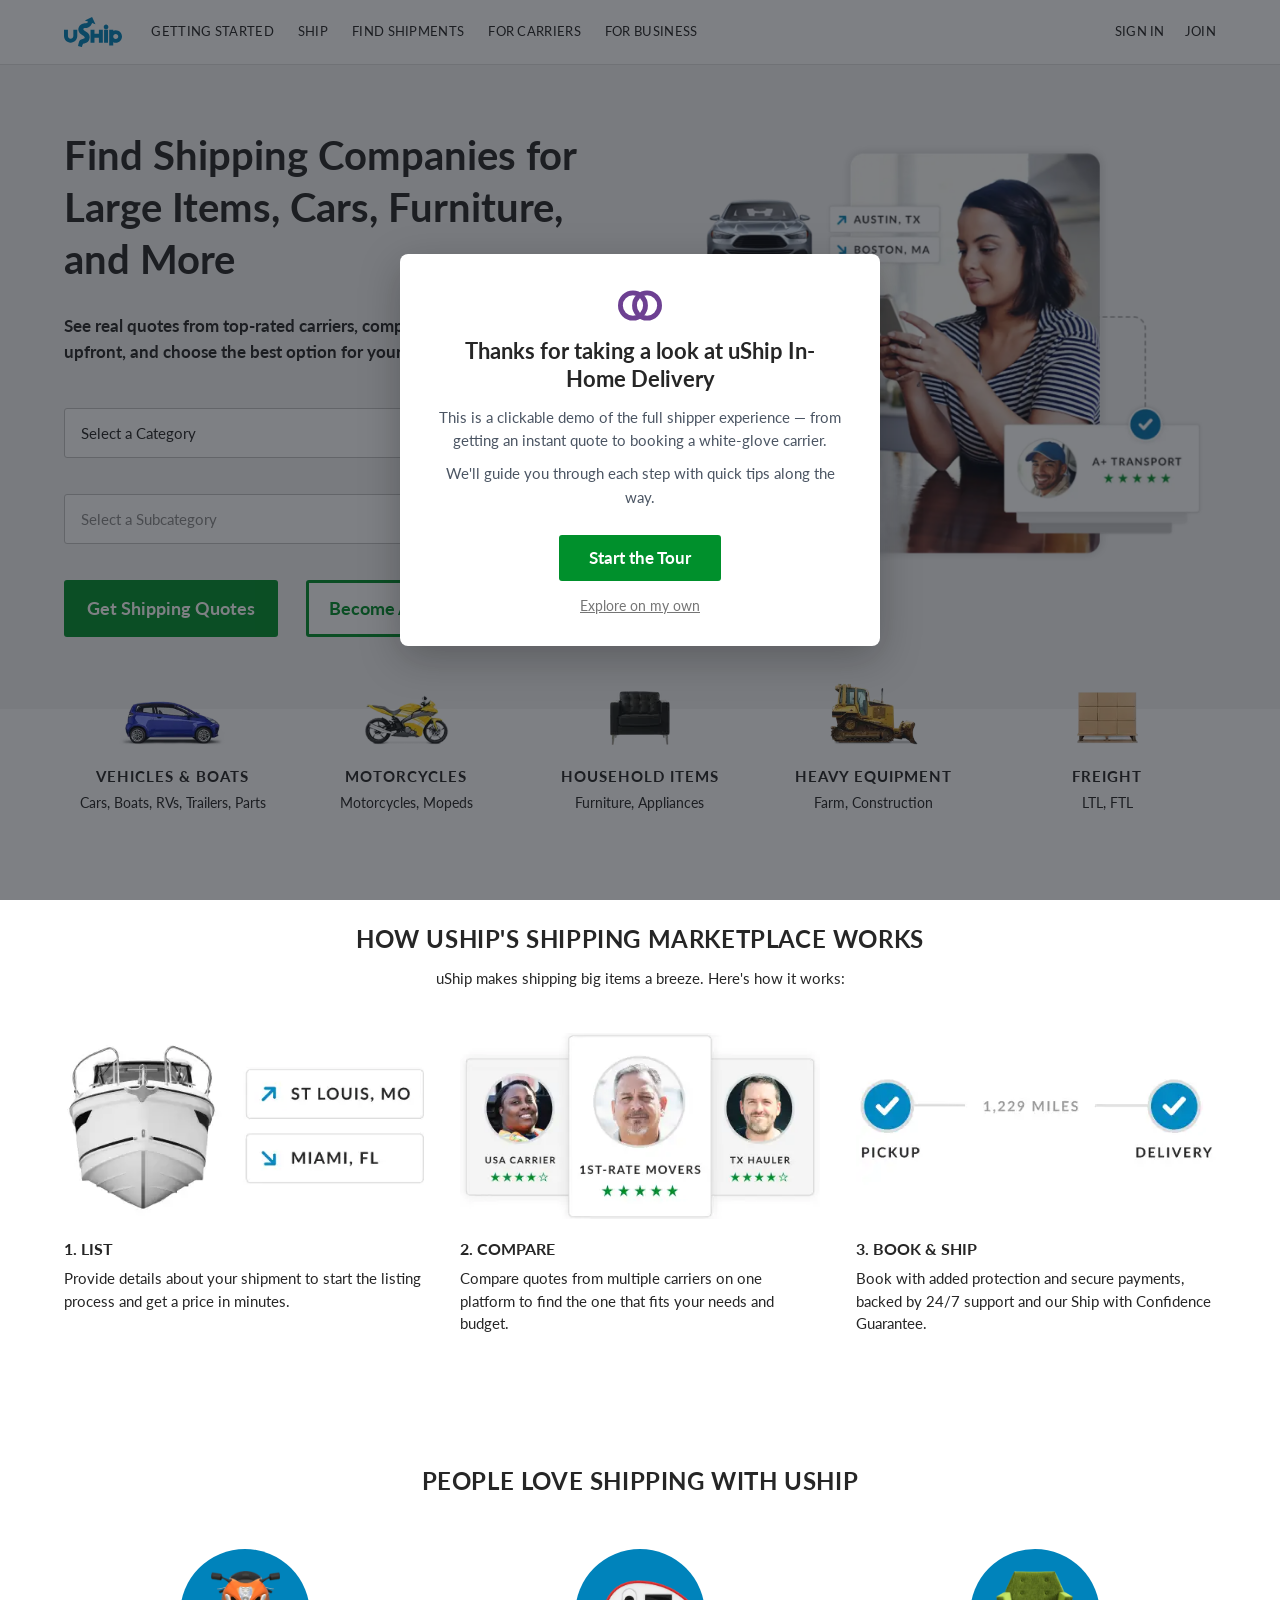
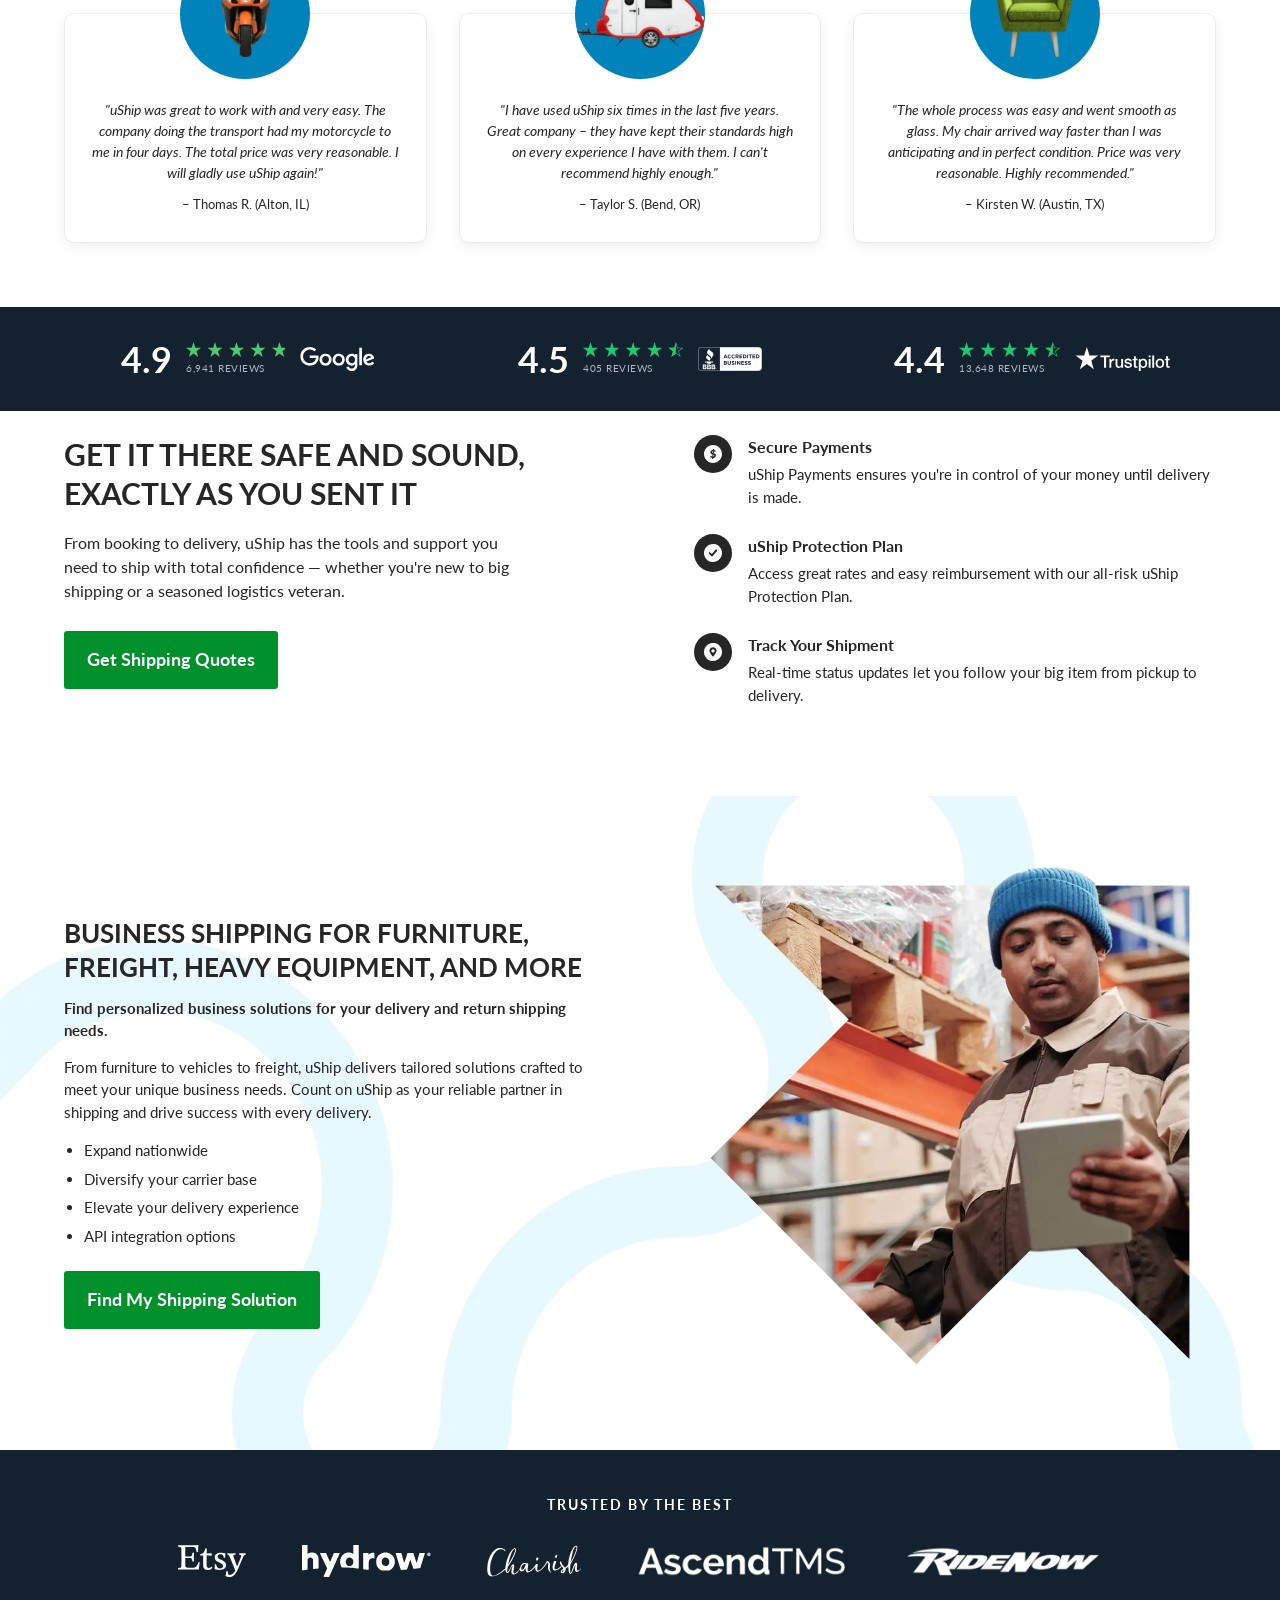
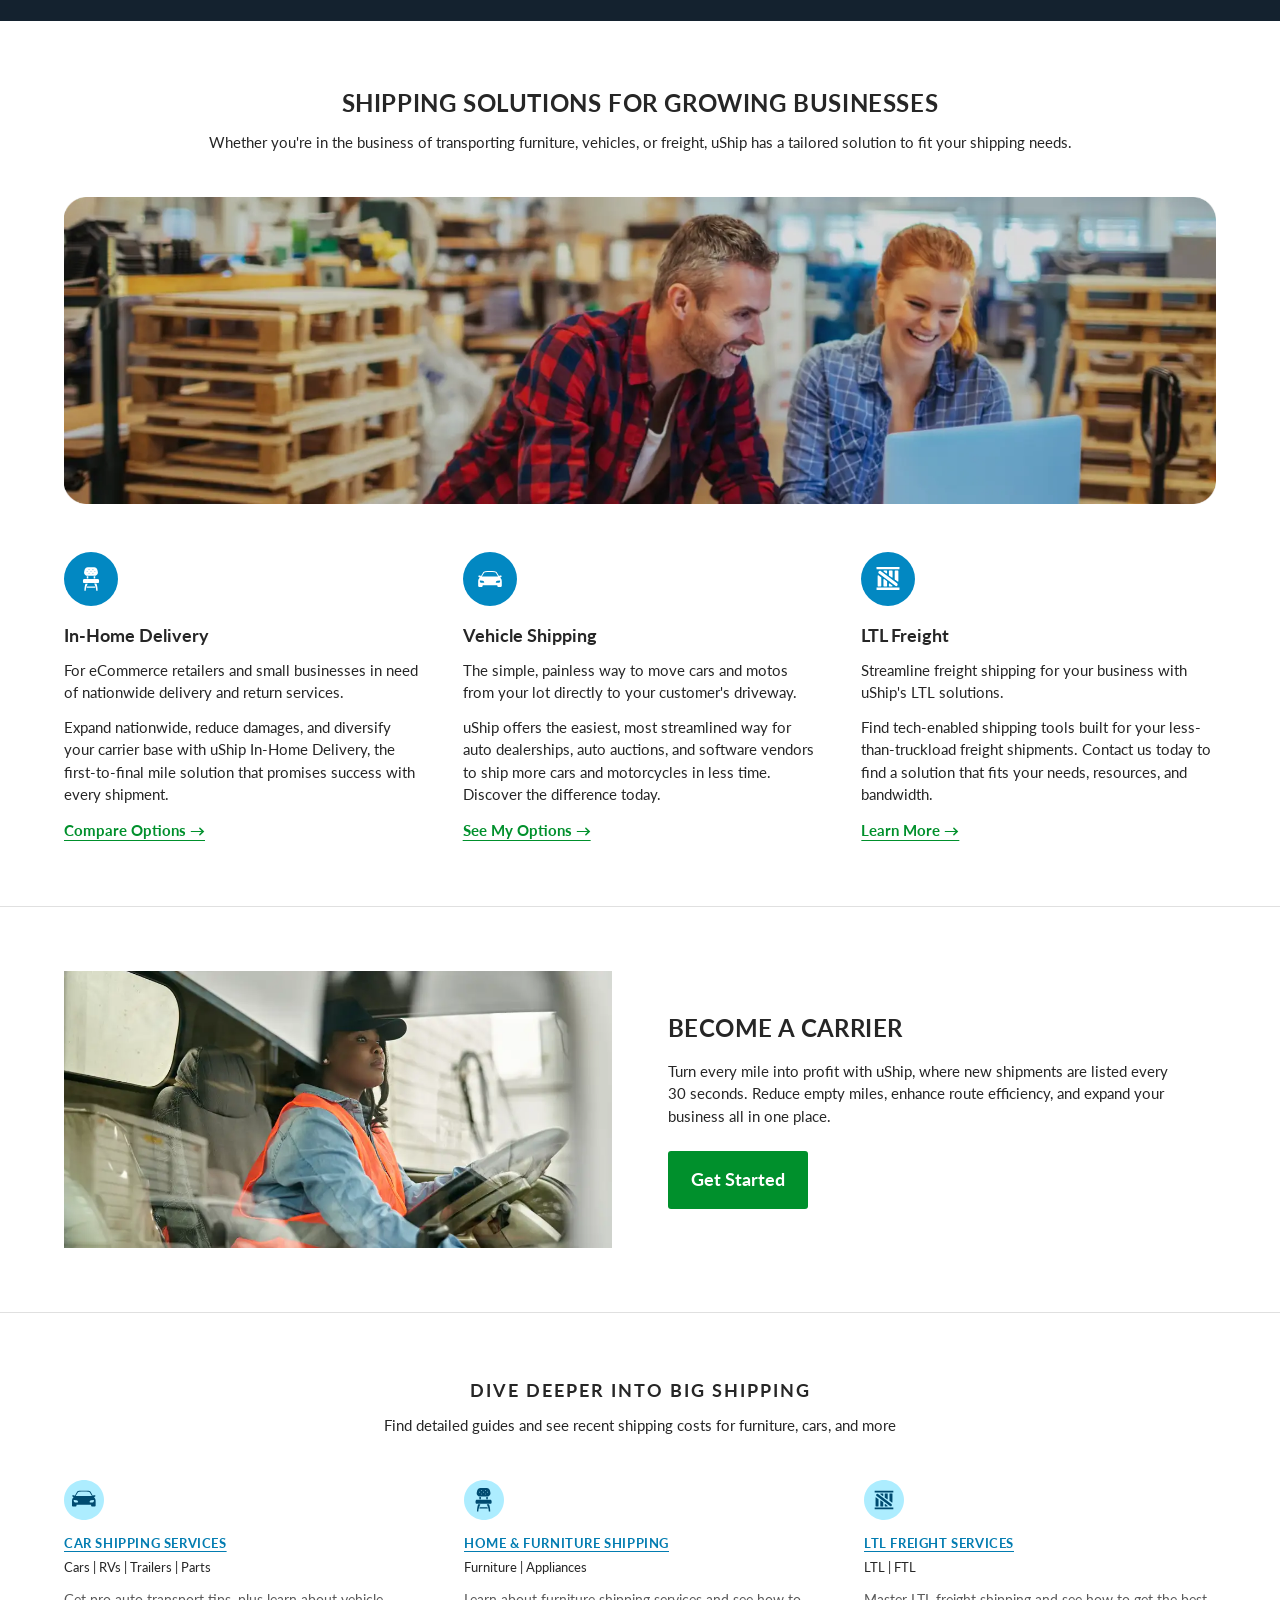
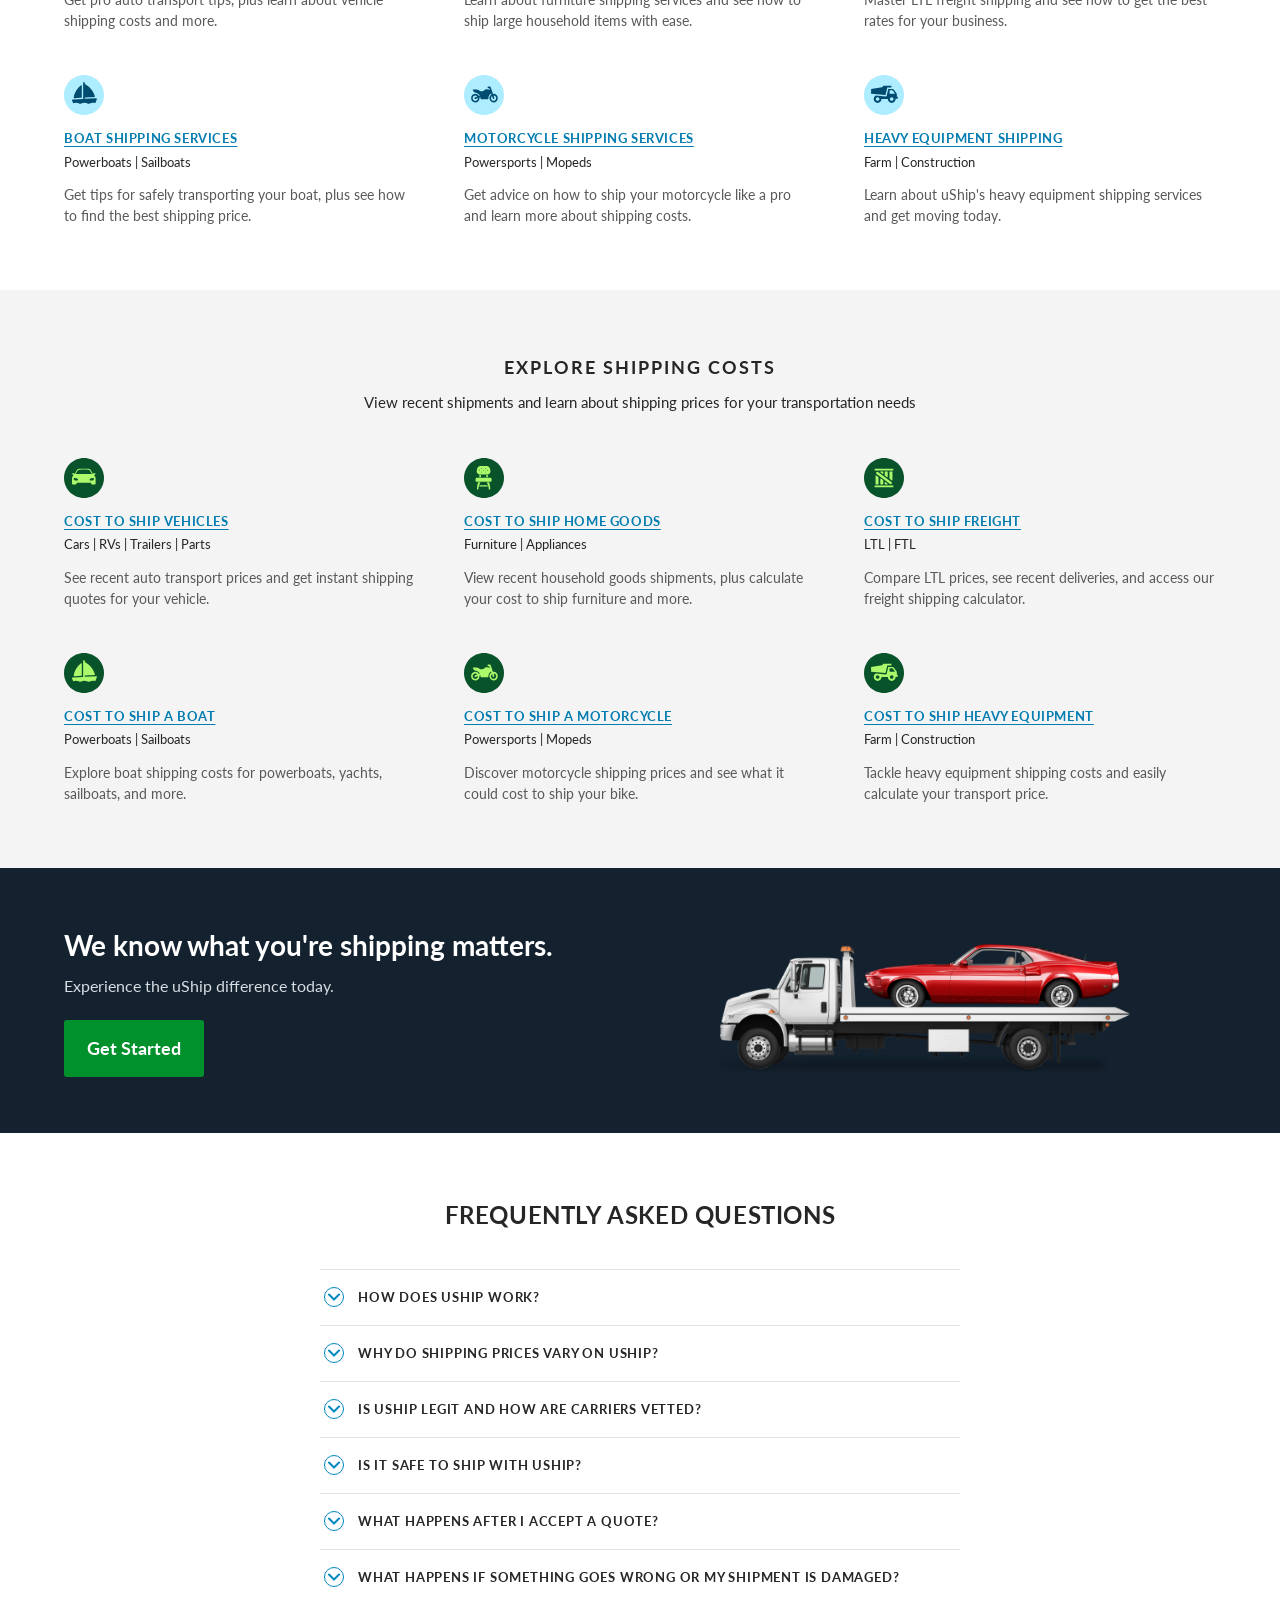
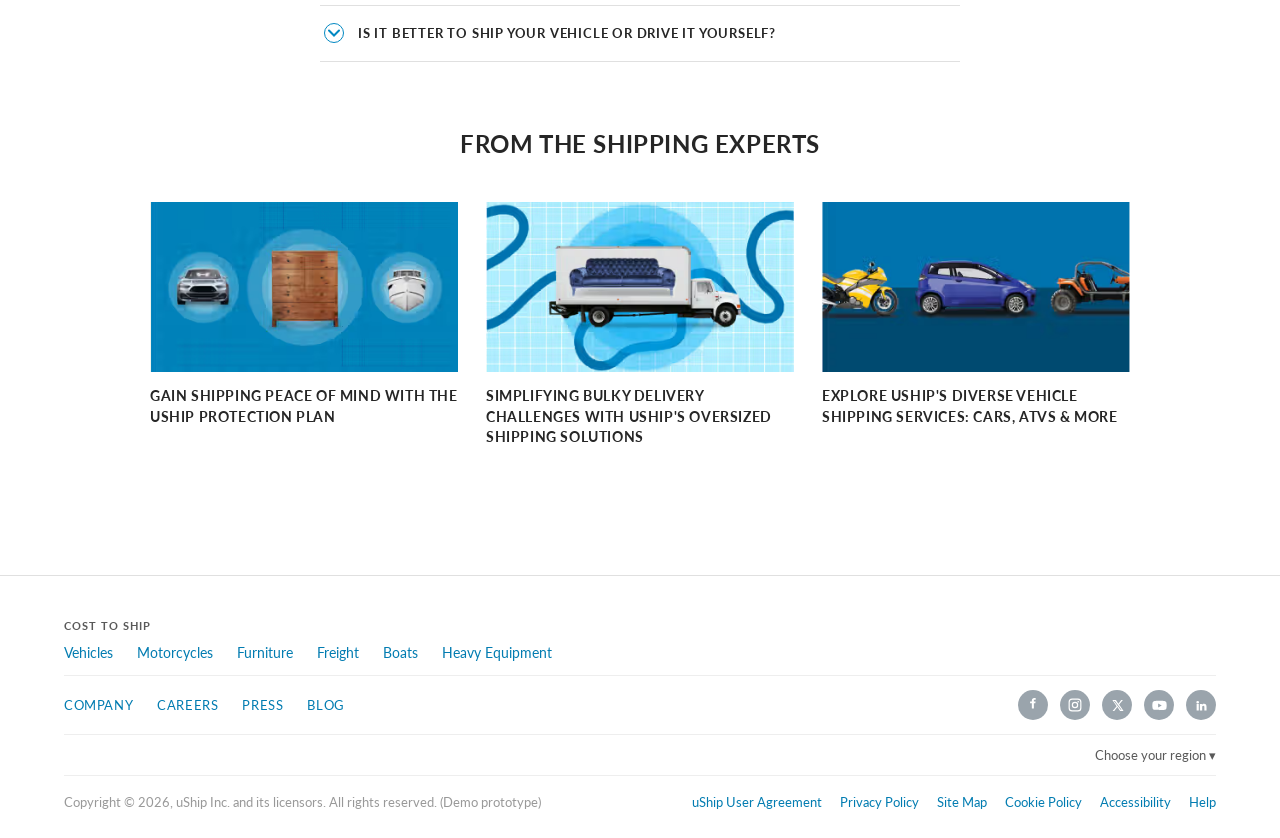
<file: index.html>
<!doctype html>
<html lang="en">
<head>
<meta charset="utf-8">
<meta name="viewport" content="width=device-width, initial-scale=1">
<title>uShip — Ship the Big Stuff</title>
<link rel="preconnect" href="https://fonts.googleapis.com">
<link rel="preconnect" href="https://fonts.gstatic.com" crossorigin>
<link href="https://fonts.googleapis.com/css2?family=Lato:ital,wght@0,400;0,700;1,400&display=swap" rel="stylesheet">
<link rel="stylesheet" href="css/styles.css?v=3">
</head>
<body>

<!-- ============ Header ============ -->
<header class="site-header">
  <div class="container">
    <a class="logo" href="index.html"><img src="assets/uship-logo.svg" alt="uShip"></a>
    <nav class="main-nav">
      <a href="#">Getting Started</a>
      <a href="#">Ship</a>
      <a href="#">Find Shipments</a>
      <a href="#">For Carriers</a>
      <a href="#">For Business</a>
    </nav>
    <div class="header-auth">
      <a href="signin.html">Sign In</a>
      <a href="#">Join</a>
    </div>
    <button class="menu-btn" aria-label="Menu">&#9776;</button>
  </div>
</header>

<!-- ============ Hero ============ -->
<section class="hero">
  <div class="container">
    <div>
      <h1>Find Shipping Companies for Large Items, Cars, Furniture, and More</h1>
      <p class="sub">See real quotes from top-rated carriers, compare transparent pricing upfront, and choose the best option for your timeline and budget.</p>
      <form class="hero-form" onsubmit="return false">
        <select id="category">
          <option>Select a Category</option>
          <option>Vehicles &amp; Boats</option>
          <option>Motorcycles</option>
          <option>Household Items</option>
          <option>Heavy Equipment</option>
          <option>Freight</option>
        </select>
        <select id="subcategory">
          <option>Select a Subcategory</option>
          <option>Cars</option>
          <option>Boats</option>
          <option>RVs</option>
          <option>Trailers</option>
          <option>Parts</option>
        </select>
        <div class="hero-cta">
          <a class="btn btn-primary" href="#" data-next>Get Shipping Quotes</a>
          <a class="btn btn-outline" href="#">Become A Carrier</a>
        </div>
      </form>
    </div>
    <div class="hero-art">
      <img src="assets/hero.webp" alt="Person using cell phone to get a free estimate on car shipping">
    </div>
  </div>
</section>

<!-- ============ Category strip ============ -->
<section class="cat-strip">
  <div class="container">
    <a class="cat" href="#">
      <div class="cat-icon"><img src="assets/cat-vehicles.webp" alt=""></div>
      <h3>Vehicles &amp; Boats</h3>
      <p>Cars, Boats, RVs, Trailers, Parts</p>
    </a>
    <a class="cat" href="#">
      <div class="cat-icon"><img src="assets/cat-motorcycles.webp" alt=""></div>
      <h3>Motorcycles</h3>
      <p>Motorcycles, Mopeds</p>
    </a>
    <a class="cat" href="household-items.html">
      <div class="cat-icon"><img src="assets/cat-household.webp" alt=""></div>
      <h3>Household Items</h3>
      <p>Furniture, Appliances</p>
    </a>
    <a class="cat" href="#">
      <div class="cat-icon"><img src="assets/cat-heavy.webp" alt=""></div>
      <h3>Heavy Equipment</h3>
      <p>Farm, Construction</p>
    </a>
    <a class="cat" href="#">
      <div class="cat-icon"><img src="assets/cat-freight.webp" alt=""></div>
      <h3>Freight</h3>
      <p>LTL, FTL</p>
    </a>
  </div>
</section>

<!-- ============ How it works ============ -->
<section class="section">
  <div class="container">
    <h2 class="section-title">How uShip's Shipping Marketplace Works</h2>
    <p class="section-sub">uShip makes shipping big items a breeze. Here's how it works:</p>
    <div class="steps">
      <div class="step">
        <div class="step-art"><img src="assets/step-1.webp" alt="Listing a shipment"></div>
        <h3>1. List</h3>
        <p>Provide details about your shipment to start the listing process and get a price in minutes.</p>
      </div>
      <div class="step">
        <div class="step-art"><img src="assets/step-2.webp" alt="Comparing carrier quotes"></div>
        <h3>2. Compare</h3>
        <p>Compare quotes from multiple carriers on one platform to find the one that fits your needs and budget.</p>
      </div>
      <div class="step">
        <div class="step-art"><img src="assets/step-3.webp" alt="Booking and shipping"></div>
        <h3>3. Book &amp; Ship</h3>
        <p>Book with added protection and secure payments, backed by 24/7 support and our Ship with Confidence Guarantee.</p>
      </div>
    </div>
  </div>
</section>

<!-- ============ Testimonials ============ -->
<section class="section testimonials">
  <div class="container">
    <h2 class="section-title">People Love Shipping with uShip</h2>
    <div class="quote-grid" style="margin-top:44px" id="quotes">
      <div class="quote-card active">
        <div class="quote-art"><img src="assets/quote-motorcycle.webp" alt="Motorcycle"></div>
        <blockquote>"uShip was great to work with and very easy. The company doing the transport had my motorcycle to me in four days. The total price was very reasonable. I will gladly use uShip again!"</blockquote>
        <cite>– Thomas R. (Alton, IL)</cite>
      </div>
      <div class="quote-card">
        <div class="quote-art"><img src="assets/quote-camper.webp" alt="Camper trailer"></div>
        <blockquote>"I have used uShip six times in the last five years. Great company – they have kept their standards high on every experience I have with them. I can't recommend highly enough."</blockquote>
        <cite>– Taylor S. (Bend, OR)</cite>
      </div>
      <div class="quote-card">
        <div class="quote-art"><img src="assets/quote-chair.webp" alt="Armchair"></div>
        <blockquote>"The whole process was easy and went smooth as glass. My chair arrived way faster than I was anticipating and in perfect condition. Price was very reasonable. Highly recommended."</blockquote>
        <cite>– Kirsten W. (Austin, TX)</cite>
      </div>
    </div>
    <div class="quote-dots" id="quote-dots"><span class="active"></span><span></span><span></span></div>
  </div>
</section>

<!-- ============ Ratings bar ============ -->
<section class="ratings-bar">
  <div class="container">
    <div class="rating">
      <span class="score">4.9</span>
      <div><div class="stars"><img src="assets/stars-49.svg" alt="4.9 out of 5 stars"></div><div class="meta">6,941 Reviews</div></div>
      <span class="brand"><img src="assets/logo-google.svg" alt="Google"></span>
    </div>
    <div class="rating">
      <span class="score">4.5</span>
      <div><div class="stars"><img src="assets/stars-45.svg" alt="4.5 out of 5 stars"></div><div class="meta">405 Reviews</div></div>
      <span class="brand"><img src="assets/logo-bbb.svg" alt="Better Business Bureau"></span>
    </div>
    <div class="rating">
      <span class="score">4.4</span>
      <div><div class="stars"><img src="assets/stars-45.svg" alt="4.4 out of 5 stars"></div><div class="meta">13,648 Reviews</div></div>
      <span class="brand"><img src="assets/logo-trustpilot.svg" alt="Trustpilot"></span>
    </div>
  </div>
</section>

<!-- ============ Safe & sound ============ -->
<section class="section safe">
  <div class="container">
    <div>
      <h2>Get It There Safe and Sound, Exactly as You Sent It</h2>
      <p class="lede">From booking to delivery, uShip has the tools and support you need to ship with total confidence — whether you're new to big shipping or a seasoned logistics veteran.</p>
      <a class="btn btn-primary" href="#" data-next>Get Shipping Quotes</a>
    </div>
    <div>
      <div class="feature">
        <div class="f-icon"><img src="assets/icon-payments.svg" alt=""></div>
        <div>
          <h3>Secure Payments</h3>
          <p>uShip Payments ensures you're in control of your money until delivery is made.</p>
        </div>
      </div>
      <div class="feature">
        <div class="f-icon"><img src="assets/icon-protection.svg" alt=""></div>
        <div>
          <h3>uShip Protection Plan</h3>
          <p>Access great rates and easy reimbursement with our all-risk uShip Protection Plan.</p>
        </div>
      </div>
      <div class="feature">
        <div class="f-icon"><img src="assets/icon-track.svg" alt=""></div>
        <div>
          <h3>Track Your Shipment</h3>
          <p>Real-time status updates let you follow your big item from pickup to delivery.</p>
        </div>
      </div>
    </div>
  </div>
</section>

<!-- ============ Business ============ -->
<section class="section business">
  <div class="container">
    <div>
      <h2>Business Shipping for Furniture, Freight, Heavy Equipment, and More</h2>
      <p class="b-sub">Find personalized business solutions for your delivery and return shipping needs.</p>
      <p>From furniture to vehicles to freight, uShip delivers tailored solutions crafted to meet your unique business needs. Count on uShip as your reliable partner in shipping and drive success with every delivery.</p>
      <ul>
        <li>Expand nationwide</li>
        <li>Diversify your carrier base</li>
        <li>Elevate your delivery experience</li>
        <li>API integration options</li>
      </ul>
      <a class="btn btn-primary" href="#">Find My Shipping Solution</a>
    </div>
    <div class="photo">
      <img src="assets/business.webp" alt="Warehouse worker moving furniture">
    </div>
  </div>
</section>

<!-- ============ Logos bar ============ -->
<section class="logos-bar">
  <div class="container">
    <h2>Trusted by the Best</h2>
    <div class="logo-row">
      <img src="assets/brand-etsy.svg" alt="Etsy">
      <img src="assets/brand-hydrow.svg" alt="Hydrow">
      <img src="assets/brand-chairish.svg" alt="Chairish">
      <img src="assets/brand-ascendtms.svg" alt="AscendTMS">
      <img src="assets/brand-ridenow.webp" alt="RideNow">
    </div>
  </div>
</section>

<!-- ============ Solutions ============ -->
<section class="section">
  <div class="container">
    <h2 class="section-title">Shipping Solutions for Growing Businesses</h2>
    <p class="section-sub">Whether you're in the business of transporting furniture, vehicles, or freight, uShip has a tailored solution to fit your shipping needs.</p>
    <div class="photo solutions-photo">
      <img src="assets/solutions.webp" alt="Business shipping team">
    </div>
    <div class="sol-grid">
      <div class="sol">
        <div class="dot"><img src="assets/sol-inhome.svg" alt=""></div>
        <h3>In-Home Delivery</h3>
        <p>For eCommerce retailers and small businesses in need of nationwide delivery and return services.</p>
        <p>Expand nationwide, reduce damages, and diversify your carrier base with uShip In-Home Delivery, the first-to-final mile solution that promises success with every shipment.</p>
        <a class="text-link" href="#">Compare Options →</a>
      </div>
      <div class="sol">
        <div class="dot"><img src="assets/sol-vehicle.svg" alt=""></div>
        <h3>Vehicle Shipping</h3>
        <p>The simple, painless way to move cars and motos from your lot directly to your customer's driveway.</p>
        <p>uShip offers the easiest, most streamlined way for auto dealerships, auto auctions, and software vendors to ship more cars and motorcycles in less time. Discover the difference today.</p>
        <a class="text-link" href="#">See My Options →</a>
      </div>
      <div class="sol">
        <div class="dot"><img src="assets/sol-ltl.svg" alt=""></div>
        <h3>LTL Freight</h3>
        <p>Streamline freight shipping for your business with uShip's LTL solutions.</p>
        <p>Find tech-enabled shipping tools built for your less-than-truckload freight shipments. Contact us today to find a solution that fits your needs, resources, and bandwidth.</p>
        <a class="text-link" href="#">Learn More →</a>
      </div>
    </div>
  </div>
</section>

<!-- ============ Become a carrier ============ -->
<section class="section carrier">
  <div class="container">
    <div class="photo">
      <img src="assets/carrier.webp" alt="Carrier loading a shipment">
    </div>
    <div>
      <h2>Become a Carrier</h2>
      <p>Turn every mile into profit with uShip, where new shipments are listed every 30 seconds. Reduce empty miles, enhance route efficiency, and expand your business all in one place.</p>
      <a class="btn btn-primary" href="#">Get Started</a>
    </div>
  </div>
</section>

<!-- ============ Dive deeper ============ -->
<section class="section">
  <div class="container">
    <h2 class="section-title section-title-sm">Dive Deeper into Big Shipping</h2>
    <p class="section-sub">Find detailed guides and see recent shipping costs for furniture, cars, and more</p>
    <div class="pillar-grid">
      <a class="pillar" href="#">
        <div class="p-icon"><img src="assets/pillar-car.svg" alt=""></div>
        <h3>Car Shipping Services</h3>
        <div class="p-tags">Cars | RVs | Trailers | Parts</div>
        <p>Get pro auto transport tips, plus learn about vehicle shipping costs and more.</p>
      </a>
      <a class="pillar" href="#">
        <div class="p-icon"><img src="assets/pillar-home.svg" alt=""></div>
        <h3>Home &amp; Furniture Shipping</h3>
        <div class="p-tags">Furniture | Appliances</div>
        <p>Learn about furniture shipping services and see how to ship large household items with ease.</p>
      </a>
      <a class="pillar" href="#">
        <div class="p-icon"><img src="assets/pillar-ltl.svg" alt=""></div>
        <h3>LTL Freight Services</h3>
        <div class="p-tags">LTL | FTL</div>
        <p>Master LTL freight shipping and see how to get the best rates for your business.</p>
      </a>
      <a class="pillar" href="#">
        <div class="p-icon"><img src="assets/pillar-boat.svg" alt=""></div>
        <h3>Boat Shipping Services</h3>
        <div class="p-tags">Powerboats | Sailboats</div>
        <p>Get tips for safely transporting your boat, plus see how to find the best shipping price.</p>
      </a>
      <a class="pillar" href="#">
        <div class="p-icon"><img src="assets/pillar-moto.svg" alt=""></div>
        <h3>Motorcycle Shipping Services</h3>
        <div class="p-tags">Powersports | Mopeds</div>
        <p>Get advice on how to ship your motorcycle like a pro and learn more about shipping costs.</p>
      </a>
      <a class="pillar" href="#">
        <div class="p-icon"><img src="assets/pillar-heavy.svg" alt=""></div>
        <h3>Heavy Equipment Shipping</h3>
        <div class="p-tags">Farm | Construction</div>
        <p>Learn about uShip's heavy equipment shipping services and get moving today.</p>
      </a>
    </div>
  </div>
</section>

<!-- ============ Explore shipping costs ============ -->
<section class="section pillar-section">
  <div class="container">
    <h2 class="section-title section-title-sm">Explore Shipping Costs</h2>
    <p class="section-sub">View recent shipments and learn about shipping prices for your transportation needs</p>
    <div class="pillar-grid">
      <a class="pillar" href="#">
        <div class="p-icon"><img src="assets/cost-car.svg" alt=""></div>
        <h3>Cost to Ship Vehicles</h3>
        <div class="p-tags">Cars | RVs | Trailers | Parts</div>
        <p>See recent auto transport prices and get instant shipping quotes for your vehicle.</p>
      </a>
      <a class="pillar" href="#">
        <div class="p-icon"><img src="assets/cost-home.svg" alt=""></div>
        <h3>Cost to Ship Home Goods</h3>
        <div class="p-tags">Furniture | Appliances</div>
        <p>View recent household goods shipments, plus calculate your cost to ship furniture and more.</p>
      </a>
      <a class="pillar" href="#">
        <div class="p-icon"><img src="assets/cost-freight.svg" alt=""></div>
        <h3>Cost to Ship Freight</h3>
        <div class="p-tags">LTL | FTL</div>
        <p>Compare LTL prices, see recent deliveries, and access our freight shipping calculator.</p>
      </a>
      <a class="pillar" href="#">
        <div class="p-icon"><img src="assets/cost-boat.svg" alt=""></div>
        <h3>Cost to Ship a Boat</h3>
        <div class="p-tags">Powerboats | Sailboats</div>
        <p>Explore boat shipping costs for powerboats, yachts, sailboats, and more.</p>
      </a>
      <a class="pillar" href="#">
        <div class="p-icon"><img src="assets/cost-moto.svg" alt=""></div>
        <h3>Cost to Ship a Motorcycle</h3>
        <div class="p-tags">Powersports | Mopeds</div>
        <p>Discover motorcycle shipping prices and see what it could cost to ship your bike.</p>
      </a>
      <a class="pillar" href="#">
        <div class="p-icon"><img src="assets/cost-heavy.svg" alt=""></div>
        <h3>Cost to Ship Heavy Equipment</h3>
        <div class="p-tags">Farm | Construction</div>
        <p>Tackle heavy equipment shipping costs and easily calculate your transport price.</p>
      </a>
    </div>
  </div>
</section>

<!-- ============ App banner ============ -->
<section class="app-banner">
  <div class="container">
    <div>
      <h2>We know what you're shipping matters.</h2>
      <p>Experience the uShip difference today.</p>
      <a class="btn btn-primary" href="#" data-next>Get Started</a>
    </div>
    <div class="badges">
      <img src="assets/app-badges.png" alt="Download the uShip app on the App Store and Google Play">
    </div>
  </div>
</section>

<!-- ============ FAQ ============ -->
<section class="section">
  <div class="container">
    <h2 class="section-title">Frequently Asked Questions</h2>
    <div class="faq-list" style="margin-top:36px">
      <details>
        <summary><span class="faq-chev"><svg width="12" height="8" viewBox="0 0 12 8" fill="none" stroke="currentColor" stroke-width="2" stroke-linecap="round"><path d="M1 1.5l5 5 5-5"/></svg></span>How does uShip work?</summary>
        <div class="faq-a">
          <p>Unlike traditional brokers or transport companies, uShip is an online shipping marketplace that connects users with thousands of professional and independent carriers on one platform.</p>
          <p>Fueled by 20 years of pricing data and a nationwide network of over 35,000 active carriers, we're able to provide transparent, competitive pricing that takes the guesswork out of big shipping. Simply tell us about the item you need to ship, compare quotes from carriers, and book the option that fits your needs and budget.</p>
        </div>
      </details>
      <details>
        <summary><span class="faq-chev"><svg width="12" height="8" viewBox="0 0 12 8" fill="none" stroke="currentColor" stroke-width="2" stroke-linecap="round"><path d="M1 1.5l5 5 5-5"/></svg></span>Why do shipping prices vary on uShip?</summary>
        <div class="faq-a">
          <p>Many factors can affect shipping prices, including distance, item size and weight, fuel costs, seasonality, and available truck space along a carrier's route. Since uShip is an online shipping marketplace, multiple carriers can submit quotes for the same shipment, giving you a range of pricing options to compare and helping you find a competitive price.</p>
          <p>You may see lower prices when a carrier already has space on a truck traveling your route and can add your shipment along the way. Larger, heavier, or time-sensitive shipments may cost more, and difficult routes or remote locations can also affect the cost. By comparing quotes from different carriers, you can choose the option that best fits your budget and timeline, all in one place on uShip.</p>
        </div>
      </details>
      <details>
        <summary><span class="faq-chev"><svg width="12" height="8" viewBox="0 0 12 8" fill="none" stroke="currentColor" stroke-width="2" stroke-linecap="round"><path d="M1 1.5l5 5 5-5"/></svg></span>Is uShip legit and how are carriers vetted?</summary>
        <div class="faq-a">
          <p>Yes, uShip is a legitimate online shipping marketplace that connects customers with independent carriers who compete for shipments. Instead of assigning a single shipping company, uShip gives you tools to review carriers, compare quotes, and choose the option that best fits your needs.</p>
          <p>Carrier profiles on uShip include important information like verified customer reviews, service policies, and insurance details so you can evaluate carriers before booking. Many carriers also choose to participate in compliance monitoring through our partner SaferWatch, which helps track safety and regulatory information.</p>
          <p>Because multiple carriers can submit quotes for your shipment, you can compare pricing, read verified feedback from past customers, and select a carrier you feel confident working with. Secure checkout through <a href="#">uShip Payments</a> also keeps transactions cashless and protected.</p>
        </div>
      </details>
      <details>
        <summary><span class="faq-chev"><svg width="12" height="8" viewBox="0 0 12 8" fill="none" stroke="currentColor" stroke-width="2" stroke-linecap="round"><path d="M1 1.5l5 5 5-5"/></svg></span>Is it safe to ship with uShip?</summary>
        <div class="faq-a">
          <p>Absolutely! At uShip, trust and safety are our top priorities, and we offer several protective measures to ensure the security of your shipment and payment.</p>
          <p>Our comprehensive review system and partnership with SaferWatch make it easy to find reliable carriers who meet your standards for compliance and safety.</p>
          <p>When it's time to pay, uShip Payments is our secure, cashless system that keeps your funds safe until you give the green light. Plus, our uShip Protection Plan offers comprehensive cargo protection at checkout, delivering peace of mind at a competitive rate.</p>
          <p>And when you need a helping hand, our experienced support team is ready to tackle any questions or concerns you may have.</p>
          <p>At uShip, we're not just a shipping platform – we're your trusted ally in navigating the sometimes choppy waters of big shipping. <a href="#">Visit the Help Center</a> for more tips and best practices to protect your shipment.</p>
        </div>
      </details>
      <details>
        <summary><span class="faq-chev"><svg width="12" height="8" viewBox="0 0 12 8" fill="none" stroke="currentColor" stroke-width="2" stroke-linecap="round"><path d="M1 1.5l5 5 5-5"/></svg></span>What happens after I accept a quote?</summary>
        <div class="faq-a">
          <p>After you accept a quote on uShip, your shipment is booked, and you'll be connected directly with your chosen carrier. From your Booking Confirmation page, you can review shipment details, access the carrier's contact information, and coordinate pickup and delivery plans.</p>
          <p>From there, you can message your carrier through the uShip platform to confirm logistics, share contact information, and answer any remaining questions before pickup.</p>
          <p>Payment is completed through <a href="#">uShip Payments</a>, our secure, cashless system. After pickup, you may also be able to track shipment progress when carriers opt into location sharing.</p>
          <p>As always, if you need help at any point, <a href="#">uShip Customer Support</a> is here to help.</p>
        </div>
      </details>
      <details>
        <summary><span class="faq-chev"><svg width="12" height="8" viewBox="0 0 12 8" fill="none" stroke="currentColor" stroke-width="2" stroke-linecap="round"><path d="M1 1.5l5 5 5-5"/></svg></span>What happens if something goes wrong or my shipment is damaged?</summary>
        <div class="faq-a">
          <p>Damage and theft during shipments booked on uShip are uncommon, but we still provide several layers of protection to help give you peace of mind. Many shipments are eligible for the <a href="#">uShip Protection Plan</a> at checkout, which offers cargo protection in case your item is damaged, lost, or stolen during transit.</p>
          <p>Carriers on the uShip marketplace may also carry their own insurance, and carrier profiles often include insurance information so you can review coverage before booking.</p>
          <p>In addition, uShip offers the <a href="#">Ship with Confidence Guarantee</a>. If you follow our <a href="#">Safe Shipping Guide</a> and a service provider fails to complete the job after payment, uShip may reimburse unrefunded payments up to $500. If your item is damaged, lost, or stolen and you're unable to recover costs through the Protection Plan or the carrier's insurance, the guarantee may also provide compensation up to $500.</p>
          <p>If an issue does occur, uShip's support team is available to help guide you through the next steps, including filing a claim or resolving payment disputes.</p>
        </div>
      </details>
      <details>
        <summary><span class="faq-chev"><svg width="12" height="8" viewBox="0 0 12 8" fill="none" stroke="currentColor" stroke-width="2" stroke-linecap="round"><path d="M1 1.5l5 5 5-5"/></svg></span>Is it better to ship your vehicle or drive it yourself?</summary>
        <div class="faq-a">
          <p>It depends on the distance, your timeline, and how much time and effort you want to spend on the trip. Driving your vehicle yourself may seem cheaper at first, but expenses like fuel, lodging, meals, and wear and tear can add up quickly on long-distance moves.</p>
          <p>Shipping your vehicle can be a convenient alternative, especially if you're relocating, buying or selling a car, or managing a multi-vehicle move. Through uShip's online shipping marketplace, you can compare quotes from multiple car carriers, review customer feedback, and choose the option that fits your timeline and budget.</p>
          <p>In some cases, carriers may already be traveling along your route and have available space on their trailer, which can make <a href="#">shipping your vehicle</a> more cost-effective than driving it yourself.</p>
        </div>
      </details>
    </div>
  </div>
</section>

<!-- ============ From the experts ============ -->
<section class="section" style="padding-top:0">
  <div class="container">
    <h2 class="section-title">From the Shipping Experts</h2>
    <div class="experts-grid" style="margin-top:40px">
      <a class="expert-card" href="#">
        <div class="expert-art expert-art-dark"><img src="assets/expert-protection.png" alt="Car, dresser, and boat in protective circles"></div>
        <h3>Gain Shipping Peace of Mind with the uShip Protection Plan</h3>
      </a>
      <a class="expert-card" href="#">
        <div class="expert-art expert-art-light"><img src="assets/expert-oversized.png" alt="Box truck carrying a couch"></div>
        <h3>Simplifying Bulky Delivery Challenges with uShip's Oversized Shipping Solutions</h3>
      </a>
      <a class="expert-card" href="#">
        <div class="expert-art expert-art-mid"><img src="assets/expert-vehicles.png" alt="Motorcycle, car, and ATV"></div>
        <h3>Explore uShip's Diverse Vehicle Shipping Services: Cars, ATVs &amp; More</h3>
      </a>
    </div>
  </div>
</section>

<!-- ============ Footer ============ -->
<footer class="home-footer">
  <div class="container">
    <div class="hf-row hf-cost">
      <h5>Cost to Ship</h5>
      <nav>
        <a href="#">Vehicles</a><a href="#">Motorcycles</a><a href="household-items.html">Furniture</a><a href="#">Freight</a><a href="#">Boats</a><a href="#">Heavy Equipment</a>
      </nav>
    </div>
    <div class="hf-row hf-company">
      <nav>
        <a href="#">Company</a><a href="#">Careers</a><a href="#">Press</a><a href="#">Blog</a>
      </nav>
      <div class="lp-social">
        <span><svg width="14" height="14" viewBox="0 0 24 24" fill="#fff"><path d="M13.5 9H16l.5-3h-3V4.5c0-.9.3-1.5 1.6-1.5H16.6V.2C16.3.2 15.3 0 14.1 0 11.6 0 10 1.5 10 4.2V6H7v3h3v9h3.5V9z"/></svg></span>
        <span><svg width="14" height="14" viewBox="0 0 24 24" fill="none" stroke="#fff" stroke-width="2"><rect x="2" y="2" width="20" height="20" rx="5"/><circle cx="12" cy="12" r="4.5"/><circle cx="17.5" cy="6.5" r="1.4" fill="#fff" stroke="none"/></svg></span>
        <span><svg width="13" height="13" viewBox="0 0 24 24" fill="#fff"><path d="M18.9 2H22l-7 8 8.2 12h-6.4l-5-7.3L6 22H2.9l7.5-8.6L2.5 2h6.6l4.5 6.6L18.9 2zm-1.1 18h1.7L7.1 3.9H5.3L17.8 20z"/></svg></span>
        <span><svg width="15" height="15" viewBox="0 0 24 24" fill="#fff"><path d="M23 7.2a3 3 0 0 0-2.1-2.1C19 4.5 12 4.5 12 4.5s-7 0-8.9.6A3 3 0 0 0 1 7.2 31 31 0 0 0 .5 12 31 31 0 0 0 1 16.8a3 3 0 0 0 2.1 2.1c1.9.6 8.9.6 8.9.6s7 0 8.9-.6a3 3 0 0 0 2.1-2.1A31 31 0 0 0 23.5 12 31 31 0 0 0 23 7.2zM9.8 15.3V8.7l5.8 3.3-5.8 3.3z"/></svg></span>
        <span><svg width="13" height="13" viewBox="0 0 24 24" fill="#fff"><path d="M4.98 3.5a2.49 2.49 0 1 1 0 4.98 2.49 2.49 0 0 1 0-4.98zM3 9h4v12H3zM9 9h3.8v1.7h.1c.5-1 1.8-2 3.7-2 4 0 4.7 2.6 4.7 6V21h-4v-5.5c0-1.3 0-3-1.9-3s-2.1 1.4-2.1 2.9V21H9z"/></svg></span>
      </div>
    </div>
    <p class="hf-region">Choose your region <span>&#9662;</span></p>
    <div class="hf-legal">
      <small>Copyright © 2026, uShip Inc. and its licensors. All rights reserved. (Demo prototype)</small>
      <nav>
        <a href="#">uShip User Agreement</a><a href="#">Privacy Policy</a><a href="#">Site Map</a><a href="#">Cookie Policy</a><a href="#">Accessibility</a><a href="#">Help</a>
      </nav>
    </div>
  </div>
</footer>

<script src="js/app.js?v=3"></script>
</body>
</html>
</file>
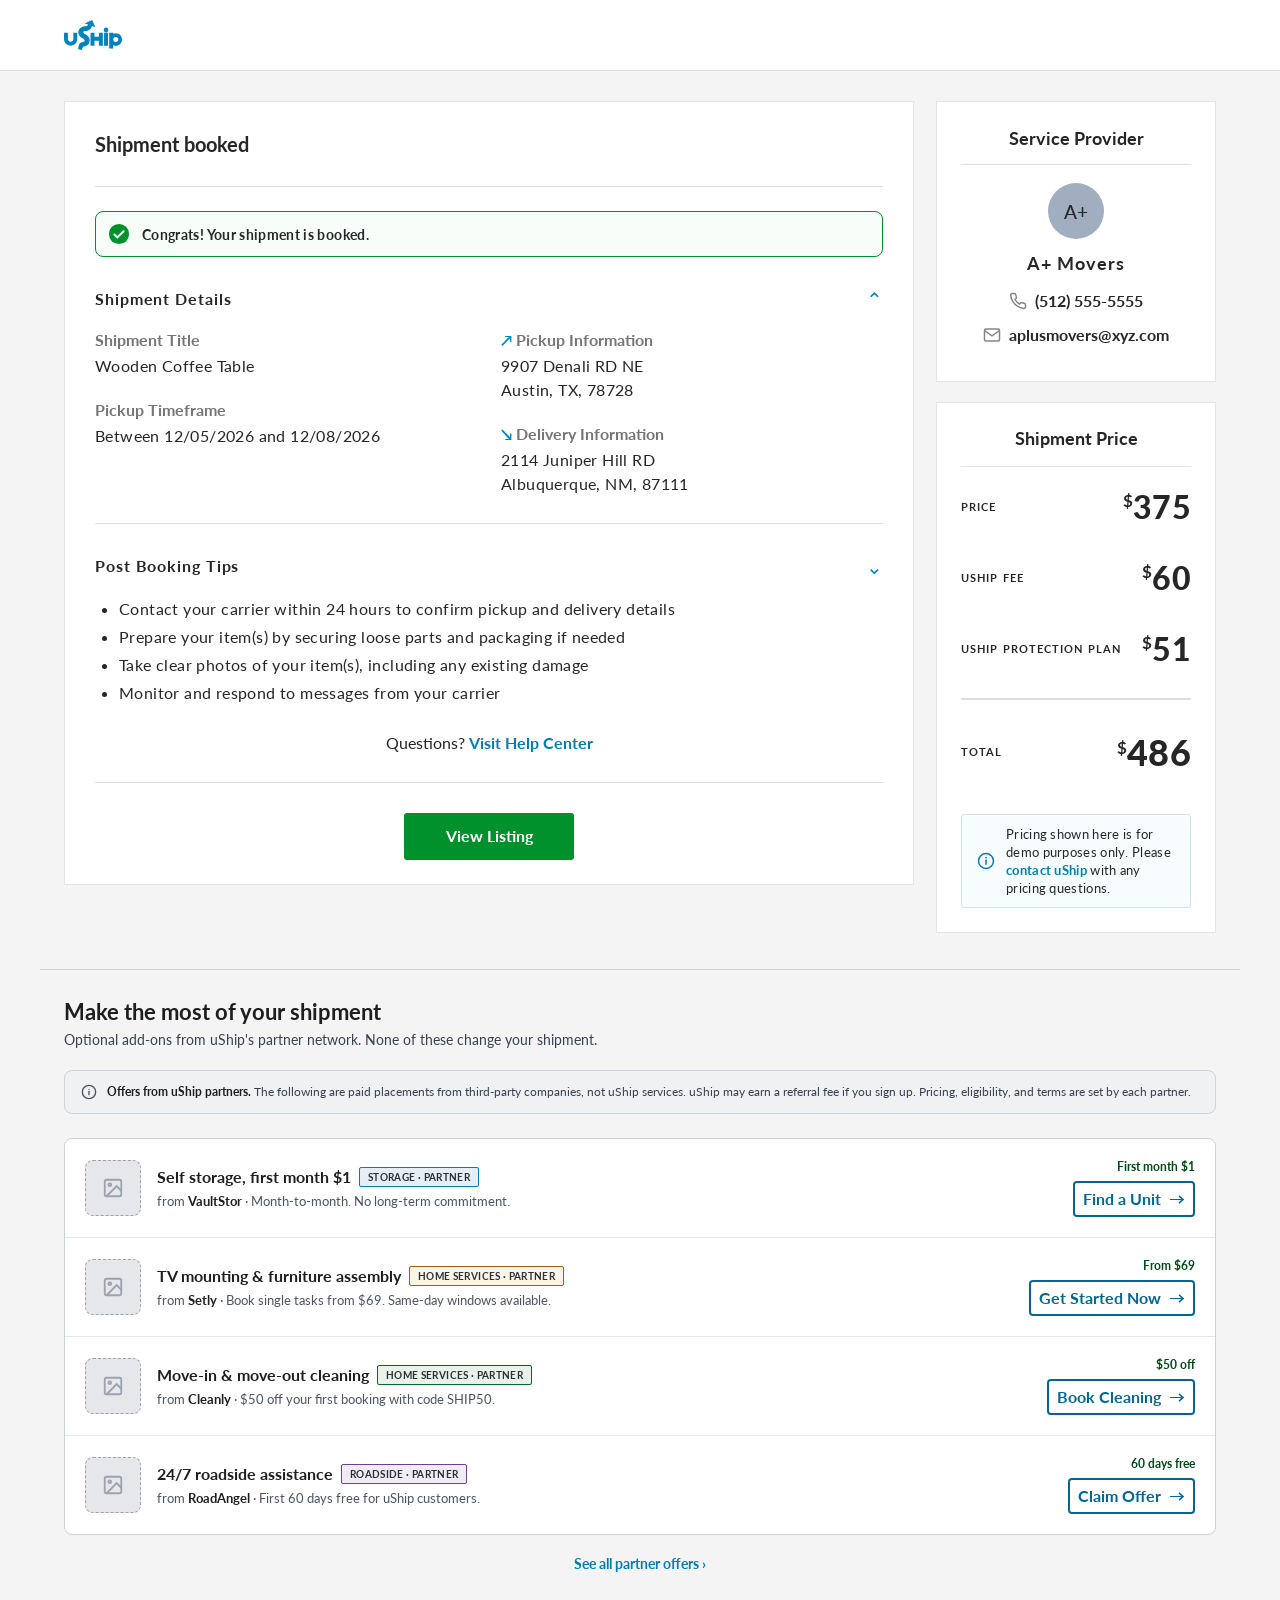
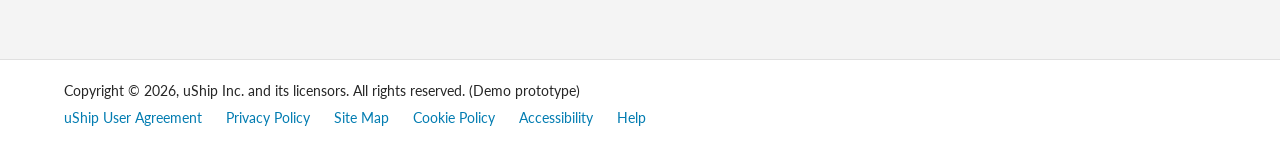
<file: booked.html>
<!doctype html>
<html lang="en">
<head>
<meta charset="utf-8">
<meta name="viewport" content="width=device-width, initial-scale=1">
<title>Shipment Booked — uShip</title>
<link rel="preconnect" href="https://fonts.googleapis.com">
<link rel="preconnect" href="https://fonts.gstatic.com" crossorigin>
<link href="https://fonts.googleapis.com/css2?family=Lato:ital,wght@0,400;0,700;0,900;1,400&display=swap" rel="stylesheet">
<link rel="stylesheet" href="css/styles.css?v=3">
</head>
<body class="co-page bk-page">

<!-- ============ Header (logo only) ============ -->
<header class="site-header">
  <div class="container" style="height:70px">
    <a class="logo" href="index.html"><img src="assets/uship-logo.svg" alt="uShip"></a>
  </div>
</header>

<main class="co-main">
  <div class="container co-layout">

    <div class="lp-card co-card">
      <h1 class="bk-title">Shipment booked</h1>

      <div class="bk-alert">
        <svg width="22" height="22" viewBox="0 0 24 24" fill="#00902c"><circle cx="12" cy="12" r="11"/><path d="M7 12.5l3.2 3.2L17 9" stroke="#fff" stroke-width="2.2" fill="none" stroke-linecap="round"/></svg>
        <strong>Congrats! Your shipment is booked.</strong>
      </div>

      <section class="co-section bk-details">
        <div class="co-sec-head">
          <h2>Shipment Details</h2>
          <span class="co-expand">&#8963;</span>
        </div>
        <div class="bk-detail-grid">
          <div>
            <h5 class="bk-key">Shipment Title</h5>
            <p id="bk-title">Wooden Coffee Table</p>
            <h5 class="bk-key" style="margin-top:20px">Pickup Timeframe</h5>
            <p id="bk-timeframe">Between 05/06/2026 and 05/09/2026</p>
          </div>
          <div>
            <h5 class="bk-key"><span class="zip-arrow-s" style="color:#0288c2">&#8599;</span> Pickup Information</h5>
            <p id="bk-pickup">9907 Denali RD NE<br>Austin, TX, 78728</p>
            <h5 class="bk-key" style="margin-top:20px"><span class="zip-arrow-s" style="color:#0288c2">&#8600;</span> Delivery Information</h5>
            <p id="bk-delivery">2114 Juniper Hill RD<br>Albuquerque, NM, 87111</p>
          </div>
        </div>
      </section>

      <section class="co-section">
        <div class="co-sec-head">
          <h2>Post Booking Tips</h2>
          <span class="co-expand">&#8964;</span>
        </div>
        <ul class="bk-tips">
          <li>Contact your carrier within 24 hours to confirm pickup and delivery details</li>
          <li>Prepare your item(s) by securing loose parts and packaging if needed</li>
          <li>Take clear photos of your item(s), including any existing damage</li>
          <li>Monitor and respond to messages from your carrier</li>
        </ul>
        <p class="bk-help">Questions? <a class="co-link" href="#"><strong>Visit Help Center</strong></a></p>
      </section>

      <div class="co-submit-wrap">
        <a class="ls-continue enabled" href="listing.html">View Listing</a>
      </div>
    </div>

    <aside class="lp-rail co-rail">
      <div class="lp-card bk-provider">
        <h3>Service Provider</h3>
        <span class="q-avatar bk-avatar" id="bk-carrier-avatar">A+</span>
        <p class="bk-carrier-name" id="bk-carrier">A+ Movers</p>
        <p class="bk-contact"><svg width="18" height="18" viewBox="0 0 24 24" fill="none" stroke="#858585" stroke-width="2"><path d="M22 16.9v3a2 2 0 0 1-2.2 2 19.8 19.8 0 0 1-8.6-3 19.5 19.5 0 0 1-6-6 19.8 19.8 0 0 1-3-8.7A2 2 0 0 1 4.1 2h3a2 2 0 0 1 2 1.7c.1 1 .4 2 .7 2.9a2 2 0 0 1-.4 2.1L8 10a16 16 0 0 0 6 6l1.3-1.3a2 2 0 0 1 2.1-.4c1 .3 1.9.5 2.9.7a2 2 0 0 1 1.7 2z"/></svg> <strong>(512) 555-5555</strong></p>
        <p class="bk-contact"><svg width="18" height="18" viewBox="0 0 24 24" fill="none" stroke="#858585" stroke-width="2"><rect x="2" y="4" width="20" height="16" rx="2"/><path d="M22 6l-10 7L2 6"/></svg> <strong id="bk-email">aplusmovers@xyz.com</strong></p>
      </div>
      <div class="lp-card lp-offer">
        <h3 style="text-transform:none;letter-spacing:0;font-size:18px">Shipment Price</h3>
        <div class="lp-offer-row">
          <span class="lp-label">Price</span>
          <span class="lp-offer-num"><sup>$</sup><span id="bk-price">375</span></span>
        </div>
        <div class="lp-offer-row">
          <span class="lp-label">uShip Fee</span>
          <span class="lp-offer-num"><sup>$</sup><span id="bk-fee">60</span></span>
        </div>
        <div class="lp-offer-row" id="bk-prot-row">
          <span class="lp-label">uShip Protection Plan</span>
          <span class="lp-offer-num"><sup>$</sup><span id="bk-prot">51</span></span>
        </div>
        <div class="lp-offer-divider"></div>
        <div class="lp-offer-row">
          <span class="lp-label">Total</span>
          <span class="lp-offer-num co-total"><sup>$</sup><span id="bk-total">486</span></span>
        </div>
        <div class="ls-demo-alert">
          <svg width="20" height="20" viewBox="0 0 24 24" fill="none" stroke="#027cb1" stroke-width="1.8"><circle cx="12" cy="12" r="9"/><path d="M12 11v5" stroke-linecap="round"/><circle cx="12" cy="8" r="1" fill="#027cb1" stroke="none"/></svg>
          <p>Pricing shown here is for demo purposes only. Please <a href="#">contact uShip</a> with any pricing questions.</p>
        </div>
      </div>
    </aside>

  </div>

  <!-- ===== Partner offers (Figma 1542:4214) ===== -->
  <div class="container bk-offers">
    <div class="bk-offers-head">
      <h2>Make the most of your shipment</h2>
      <p>Optional add-ons from uShip's partner network. None of these change your shipment.</p>
    </div>
    <div class="bk-disclosure">
      <svg width="16" height="16" viewBox="0 0 24 24" fill="none" stroke="#4b5563" stroke-width="2"><circle cx="12" cy="12" r="10"/><path d="M12 11v5" stroke-linecap="round"/><circle cx="12" cy="8" r="1" fill="#4b5563" stroke="none"/></svg>
      <p><strong>Offers from uShip partners.</strong> The following are paid placements from third-party companies, not uShip services. uShip may earn a referral fee if you sign up. Pricing, eligibility, and terms are set by each partner.</p>
    </div>
    <div class="bk-offer-list">
      <div class="bk-offer">
        <span class="bk-offer-img"><svg width="22" height="22" viewBox="0 0 24 24" fill="none" stroke="#9ca3af" stroke-width="2"><rect x="3" y="3" width="18" height="18" rx="2"/><circle cx="8.5" cy="8.5" r="1.5"/><path d="M21 15l-5-5L5 21"/></svg></span>
        <div class="bk-offer-copy">
          <p class="bk-offer-title">Self storage, first month $1 <span class="bk-badge bk-badge-blue">Storage &middot; Partner</span></p>
          <p class="bk-offer-sub">from <strong>VaultStor</strong> &middot; Month-to-month. No long-term commitment.</p>
        </div>
        <div class="bk-offer-cta">
          <p class="bk-offer-val">First month $1</p>
          <a href="#">Find a Unit <span>&#8594;</span></a>
        </div>
      </div>
      <div class="bk-offer">
        <span class="bk-offer-img"><svg width="22" height="22" viewBox="0 0 24 24" fill="none" stroke="#9ca3af" stroke-width="2"><rect x="3" y="3" width="18" height="18" rx="2"/><circle cx="8.5" cy="8.5" r="1.5"/><path d="M21 15l-5-5L5 21"/></svg></span>
        <div class="bk-offer-copy">
          <p class="bk-offer-title">TV mounting &amp; furniture assembly <span class="bk-badge bk-badge-warn">Home Services &middot; Partner</span></p>
          <p class="bk-offer-sub">from <strong>Setly</strong> &middot; Book single tasks from $69. Same-day windows available.</p>
        </div>
        <div class="bk-offer-cta">
          <p class="bk-offer-val">From $69</p>
          <a href="#">Get Started Now <span>&#8594;</span></a>
        </div>
      </div>
      <div class="bk-offer">
        <span class="bk-offer-img"><svg width="22" height="22" viewBox="0 0 24 24" fill="none" stroke="#9ca3af" stroke-width="2"><rect x="3" y="3" width="18" height="18" rx="2"/><circle cx="8.5" cy="8.5" r="1.5"/><path d="M21 15l-5-5L5 21"/></svg></span>
        <div class="bk-offer-copy">
          <p class="bk-offer-title">Move-in &amp; move-out cleaning <span class="bk-badge bk-badge-pos">Home Services &middot; Partner</span></p>
          <p class="bk-offer-sub">from <strong>Cleanly</strong> &middot; $50 off your first booking with code SHIP50.</p>
        </div>
        <div class="bk-offer-cta">
          <p class="bk-offer-val">$50 off</p>
          <a href="#">Book Cleaning <span>&#8594;</span></a>
        </div>
      </div>
      <div class="bk-offer">
        <span class="bk-offer-img"><svg width="22" height="22" viewBox="0 0 24 24" fill="none" stroke="#9ca3af" stroke-width="2"><rect x="3" y="3" width="18" height="18" rx="2"/><circle cx="8.5" cy="8.5" r="1.5"/><path d="M21 15l-5-5L5 21"/></svg></span>
        <div class="bk-offer-copy">
          <p class="bk-offer-title">24/7 roadside assistance <span class="bk-badge bk-badge-purple">Roadside &middot; Partner</span></p>
          <p class="bk-offer-sub">from <strong>RoadAngel</strong> &middot; First 60 days free for uShip customers.</p>
        </div>
        <div class="bk-offer-cta">
          <p class="bk-offer-val">60 days free</p>
          <a href="#">Claim Offer <span>&#8594;</span></a>
        </div>
      </div>
    </div>
    <p class="bk-seeall"><a href="#">See all partner offers <span>&#8250;</span></a></p>
  </div>
</main>

<!-- ============ Slim footer ============ -->
<footer class="auth-footer">
  <div class="container">
    <small>Copyright © 2026, uShip Inc. and its licensors. All rights reserved. (Demo prototype)</small>
    <div class="legal-links">
      <a href="#">uShip User Agreement</a>
      <a href="#">Privacy Policy</a>
      <a href="#">Site Map</a>
      <a href="#">Cookie Policy</a>
      <a href="#">Accessibility</a>
      <a href="#">Help</a>
    </div>
  </div>
</footer>

<script src="js/app.js?v=3"></script>
</body>
</html>
</file>
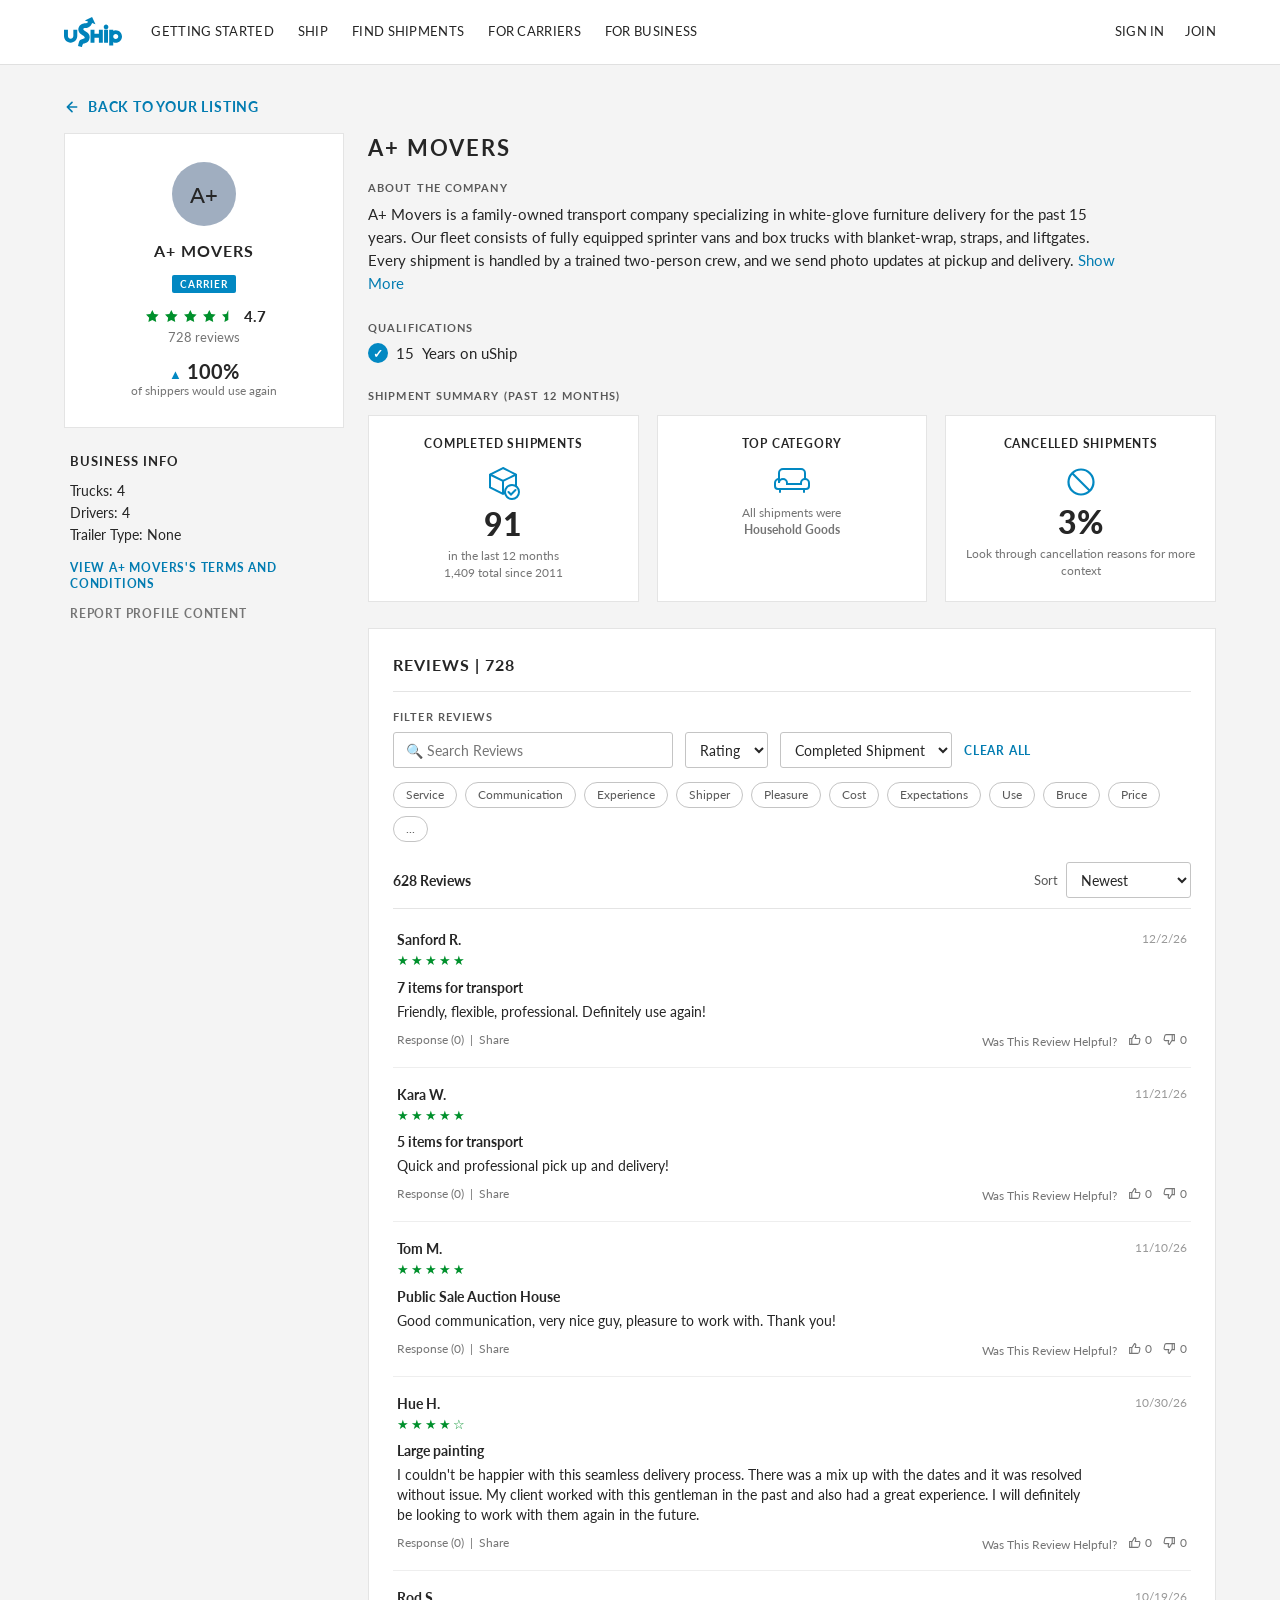
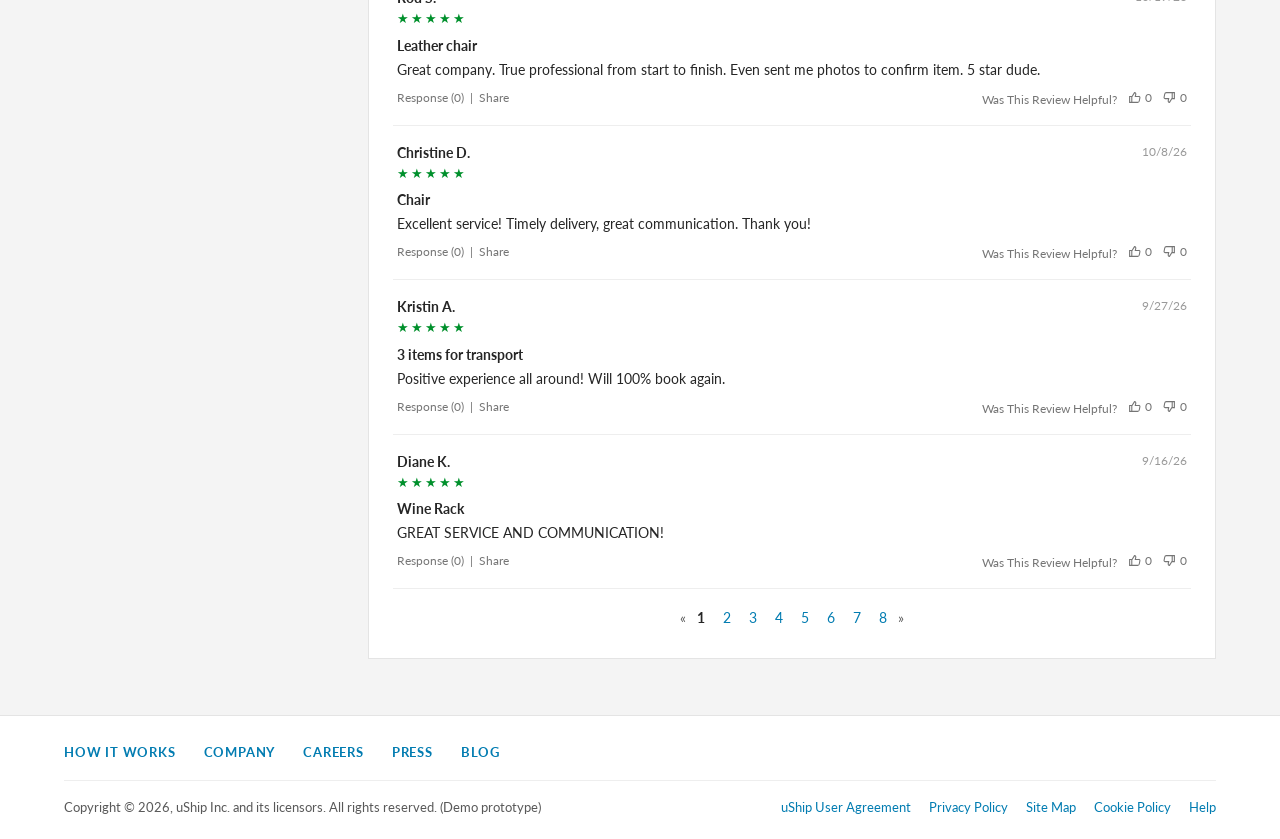
<file: carrier-profile.html>
<!doctype html>
<html lang="en">
<head>
<meta charset="utf-8">
<meta name="viewport" content="width=device-width, initial-scale=1">
<title>Carrier Profile — uShip</title>
<link rel="preconnect" href="https://fonts.googleapis.com">
<link rel="preconnect" href="https://fonts.gstatic.com" crossorigin>
<link href="https://fonts.googleapis.com/css2?family=Lato:ital,wght@0,400;0,700;0,900;1,400&display=swap" rel="stylesheet">
<link rel="stylesheet" href="css/styles.css?v=3">
</head>
<body class="lp-page cp-page">

<!-- ============ Header (swapped to logged-in state by app.js) ============ -->
<header class="site-header">
  <div class="container">
    <a class="logo" href="index.html"><img src="assets/uship-logo.svg" alt="uShip"></a>
    <nav class="main-nav">
      <a href="#">Getting Started</a>
      <a href="#">Ship</a>
      <a href="#">Find Shipments</a>
      <a href="#">For Carriers</a>
      <a href="#">For Business</a>
    </nav>
    <div class="header-auth">
      <a href="signin.html">Sign In</a>
      <a href="#">Join</a>
    </div>
    <button class="menu-btn" aria-label="Menu">&#9776;</button>
  </div>
</header>

<main class="lp-main">
  <div class="container">
    <a class="cp-back" href="listing.html#quotes">
      <svg width="16" height="16" viewBox="0 0 24 24" fill="none" stroke="currentColor" stroke-width="2.5" stroke-linecap="round" stroke-linejoin="round"><path d="M19 12H5M12 19l-7-7 7-7"/></svg>
      Back to Your Listing
    </a>
  </div>
  <div class="container cp-layout">

    <!-- ===== Left sidebar ===== -->
    <aside class="cp-side">
      <div class="lp-card cp-id-card">
        <span class="q-avatar cp-avatar" id="cp-avatar">A+</span>
        <h1 id="cp-name-side">A+ Movers</h1>
        <span class="cp-badge">Carrier</span>
        <p class="q-stars cp-stars">
          <img src="assets/figma/star-whole.svg" alt=""><img src="assets/figma/star-whole.svg" alt=""><img src="assets/figma/star-whole.svg" alt=""><img src="assets/figma/star-whole.svg" alt=""><img src="assets/figma/star-half.svg" alt="">
          <strong id="cp-rating">4.7</strong>
        </p>
        <p class="cp-review-count"><span id="cp-reviews">728</span> reviews</p>
        <p class="cp-again"><span class="cp-up">&#9650;</span> <strong>100%</strong></p>
        <p class="cp-again-sub">of shippers would use again</p>
      </div>
      <div class="cp-bizinfo">
        <h3>Business Info</h3>
        <p>Trucks: <span id="cp-trucks">4</span></p>
        <p>Drivers: <span id="cp-drivers">4</span></p>
        <p>Trailer Type: None</p>
        <a class="cp-side-link" href="#" id="cp-terms-link">View A+ Movers' Terms and Conditions</a>
        <a class="cp-side-link cp-report" href="#">Report Profile Content</a>
      </div>
    </aside>

    <!-- ===== Main column ===== -->
    <div class="cp-main">
      <h1 class="cp-title" id="cp-name">A+ Movers</h1>

      <h4 class="lp-label">About the Company</h4>
      <p class="cp-about" id="cp-about">A+ Movers is a family-owned transport company specializing in white-glove furniture delivery for the past 15 years. Our fleet consists of fully equipped sprinter vans and box trucks with blanket-wrap, straps, and liftgates. Every shipment is handled by a trained two-person crew, and we send photo updates at pickup and delivery. <a class="co-link" href="#">Show More</a></p>

      <h4 class="lp-label cp-sp">Qualifications</h4>
      <p class="cp-qual"><span class="cp-qual-ic">&#10003;</span> <span id="cp-years">15</span> Years on uShip</p>

      <h4 class="lp-label cp-sp">Shipment Summary (Past 12 Months)</h4>
      <div class="cp-stats">
        <div class="cp-stat">
          <h5>Completed Shipments</h5>
          <svg width="34" height="34" viewBox="0 0 34 34" fill="none" stroke="#0288c2" stroke-width="2"><path d="M17 2L30 8.5v13L17 28 4 21.5v-13L17 2z"/><path d="M4 8.5L17 15l13-6.5M17 15v13"/><circle cx="26" cy="26" r="7" fill="#fff"/><path d="M22.5 26l2.5 2.5 4.5-4.5" stroke-linecap="round"/></svg>
          <p class="cp-stat-num" id="cp-completed">91</p>
          <p class="cp-stat-sub">in the last 12 months<br><span id="cp-total-ships">1,409</span> total since <span id="cp-since">2011</span></p>
        </div>
        <div class="cp-stat">
          <h5>Top Category</h5>
          <svg width="40" height="28" viewBox="0 0 40 28" fill="none" stroke="#0288c2" stroke-width="2"><path d="M7 13V7a4 4 0 0 1 4-4h18a4 4 0 0 1 4 4v6"/><path d="M7 13a4 4 0 0 0-4 4v3a3 3 0 0 0 3 3h28a3 3 0 0 0 3-3v-3a4 4 0 0 0-8 0v1H15v-1a4 4 0 0 0-8 0z"/><path d="M8 23v3M32 23v3" stroke-linecap="round"/></svg>
          <p class="cp-stat-sub" style="margin-top:10px">All shipments were<br><strong>Household Goods</strong></p>
        </div>
        <div class="cp-stat">
          <h5>Cancelled Shipments</h5>
          <svg width="32" height="32" viewBox="0 0 32 32" fill="none" stroke="#0288c2" stroke-width="2.2"><circle cx="16" cy="16" r="12.5"/><path d="M7.5 7.5l17 17"/></svg>
          <p class="cp-stat-num" id="cp-cancel">3%</p>
          <p class="cp-stat-sub">Look through cancellation reasons for more context</p>
        </div>
      </div>

      <div class="cp-reviews lp-card">
        <h2 class="cp-reviews-title">Reviews | <span id="cp-reviews2">728</span></h2>
        <h4 class="lp-label">Filter Reviews</h4>
        <div class="cp-filters">
          <input class="cp-search" placeholder="&#128269; Search Reviews">
          <select class="cp-filter-sel"><option>Rating</option><option>5 stars</option><option>4 stars</option><option>3 stars</option></select>
          <select class="cp-filter-sel"><option>Completed Shipment</option><option>Household Goods</option><option>Furniture</option></select>
          <a class="cp-clear" href="#">Clear All</a>
        </div>
        <div class="cp-chips">
          <span>Service</span><span>Communication</span><span>Experience</span><span>Shipper</span><span>Pleasure</span><span>Cost</span><span>Expectations</span><span>Use</span><span>Bruce</span><span>Price</span><span>...</span>
        </div>
        <div class="cp-rev-head">
          <p><span id="cp-reviews3">628</span> Reviews</p>
          <label>Sort <select class="cp-filter-sel"><option>Newest</option><option>Oldest</option><option>Highest rated</option></select></label>
        </div>
        <div id="cp-review-list"></div>
        <div class="cp-pager">&#171; <a href="#" class="active">1</a> <a href="#">2</a> <a href="#">3</a> <a href="#">4</a> <a href="#">5</a> <a href="#">6</a> <a href="#">7</a> <a href="#">8</a> &#187;</div>
      </div>
    </div>

  </div>
</main>

<!-- ============ Footer ============ -->
<footer class="lp-footer">
  <div class="container">
    <div class="lp-footer-top">
      <nav>
        <a href="#">How It Works</a>
        <a href="#">Company</a>
        <a href="#">Careers</a>
        <a href="#">Press</a>
        <a href="#">Blog</a>
      </nav>
    </div>
    <div class="lp-footer-bottom">
      <small>Copyright © 2026, uShip Inc. and its licensors. All rights reserved. (Demo prototype)</small>
      <div class="legal-links">
        <a href="#">uShip User Agreement</a>
        <a href="#">Privacy Policy</a>
        <a href="#">Site Map</a>
        <a href="#">Cookie Policy</a>
        <a href="#">Help</a>
      </div>
    </div>
  </div>
</footer>

<script src="js/app.js?v=3"></script>
</body>
</html>
</file>
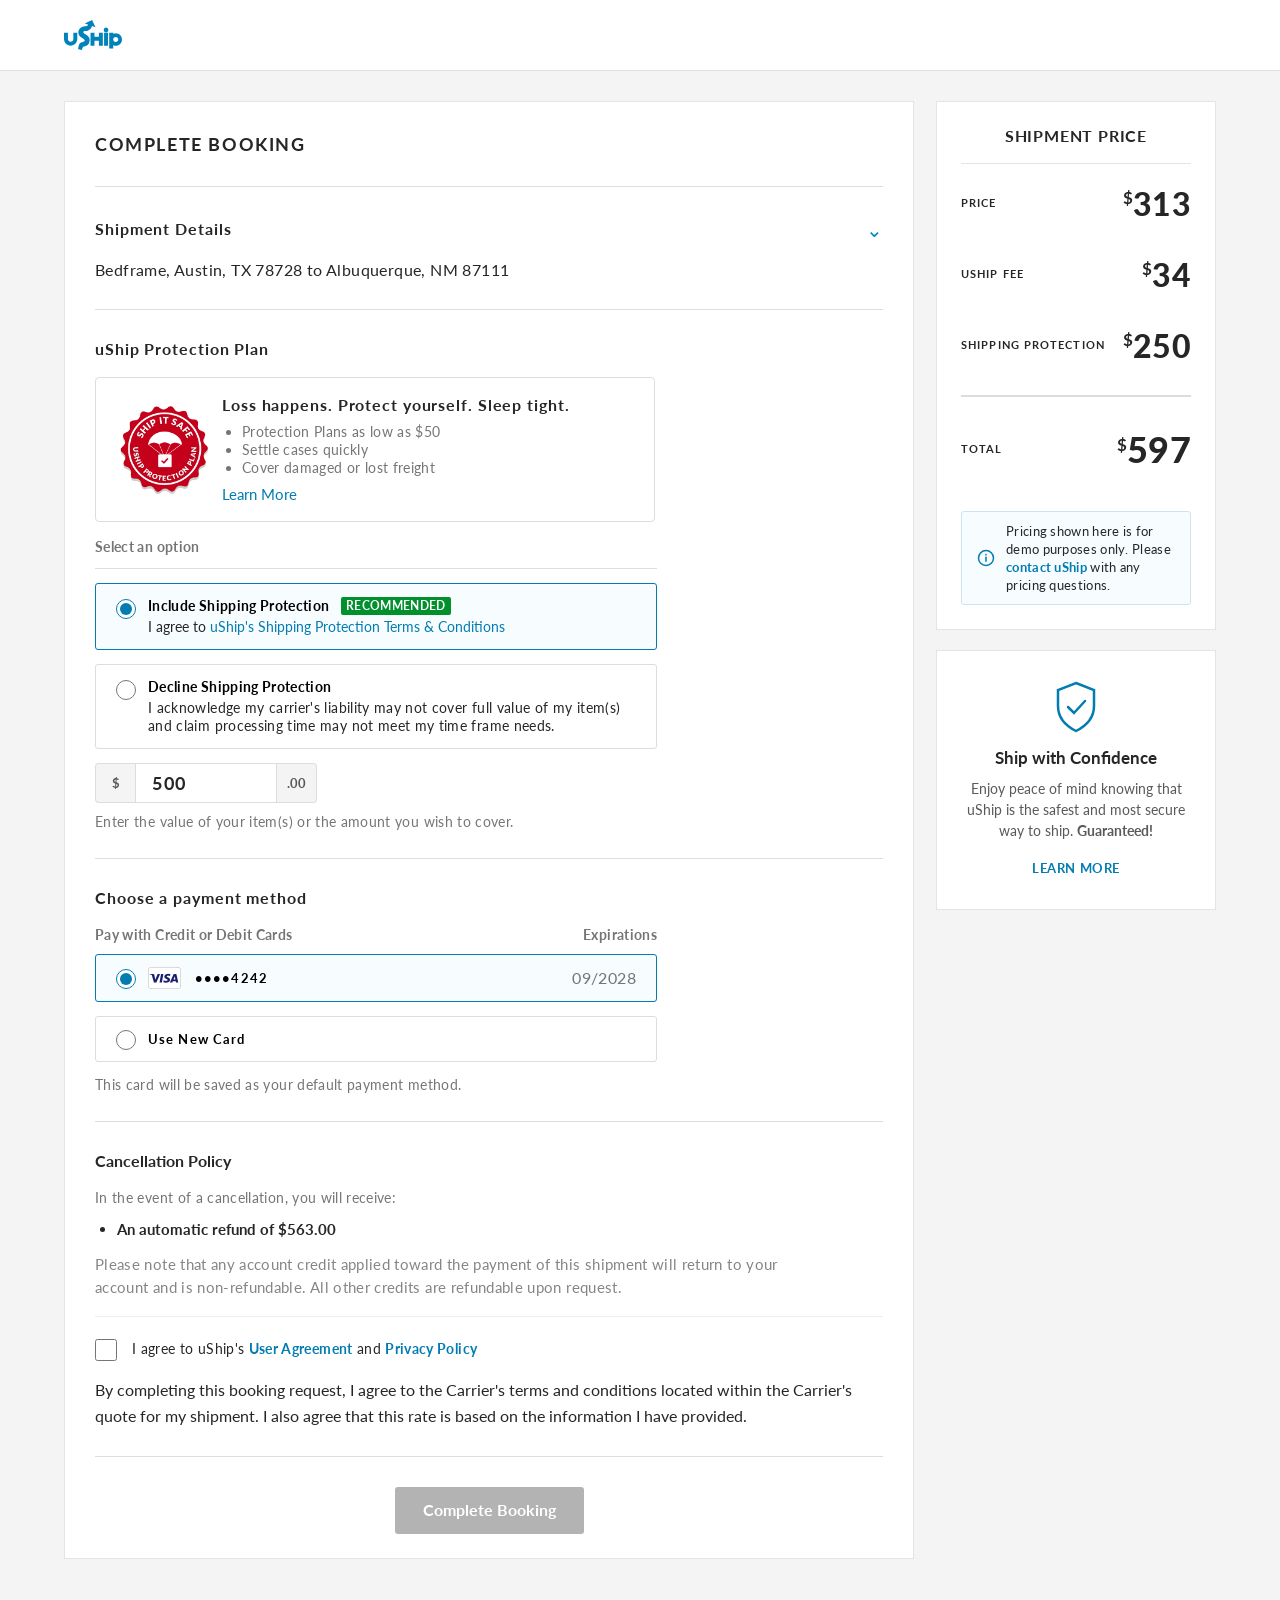
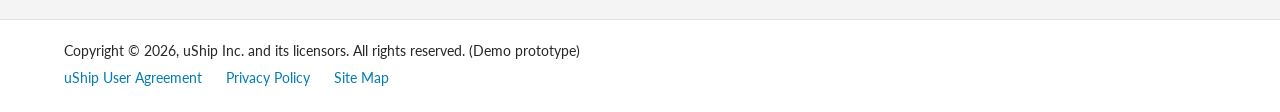
<file: checkout.html>
<!doctype html>
<html lang="en">
<head>
<meta charset="utf-8">
<meta name="viewport" content="width=device-width, initial-scale=1">
<title>Complete Booking — uShip</title>
<link rel="preconnect" href="https://fonts.googleapis.com">
<link rel="preconnect" href="https://fonts.gstatic.com" crossorigin>
<link href="https://fonts.googleapis.com/css2?family=Lato:ital,wght@0,400;0,700;0,900;1,400&display=swap" rel="stylesheet">
<link rel="stylesheet" href="css/styles.css?v=3">
</head>
<body class="co-page">

<!-- ============ Header (logo only) ============ -->
<header class="site-header">
  <div class="container" style="height:70px">
    <a class="logo" href="index.html"><img src="assets/uship-logo.svg" alt="uShip"></a>
  </div>
</header>

<main class="co-main">
  <div class="container co-layout">

    <div class="lp-card co-card">
      <h1 class="co-title">Complete Booking</h1>

      <section class="co-section">
        <div class="co-sec-head">
          <h2>Shipment Details</h2>
          <span class="co-expand">&#8964;</span>
        </div>
        <p class="co-shipment-line" id="co-shipment">Bedframe, Austin, TX 78728 to Albuquerque, NM 87111</p>
      </section>

      <section class="co-section">
        <h2 class="co-h2">uShip Protection Plan</h2>
        <div class="co-plan-card">
          <img class="co-seal" src="assets/figma/protection-seal.png" alt="uShip Protection Plan seal">
          <div>
            <h3>Loss happens. Protect yourself. Sleep tight.</h3>
            <ul>
              <li>Protection Plans as low as $50</li>
              <li>Settle cases quickly</li>
              <li>Cover damaged or lost freight</li>
            </ul>
            <a class="co-link" href="#">Learn More</a>
          </div>
        </div>
        <p class="co-select-label">Select an option</p>
        <div class="co-divider"></div>

        <label class="co-radio-card selected" id="opt-protect">
          <input type="radio" name="protection" checked>
          <span class="co-radio-body">
            <strong>Include Shipping Protection <span class="co-badge-rec">Recommended</span></strong>
            <span>I agree to <a class="co-link" href="#">uShip's Shipping Protection Terms &amp; Conditions</a></span>
          </span>
        </label>

        <label class="co-radio-card" id="opt-decline">
          <input type="radio" name="protection">
          <span class="co-radio-body">
            <strong>Decline Shipping Protection</strong>
            <span class="co-muted">I acknowledge my carrier's liability may not cover full value of my item(s) and claim processing time may not meet my time frame needs.</span>
          </span>
        </label>

        <div class="co-value-group" id="co-value-wrap">
          <span class="co-addon">$</span>
          <input class="co-value" id="co-value" value="500" inputmode="numeric">
          <span class="co-addon">.00</span>
        </div>
        <p class="co-muted co-help">Enter the value of your item(s) or the amount you wish to cover.</p>
      </section>

      <section class="co-section">
        <h2 class="co-h2">Choose a payment method</h2>
        <div class="co-pay-head">
          <span>Pay with Credit or Debit Cards</span>
          <span>Expirations</span>
        </div>
        <label class="co-radio-card co-pay-row selected" id="pay-card">
          <input type="radio" name="payment" checked>
          <span class="co-pay-body">
            <img src="assets/figma/visa.png" alt="Visa">
            <strong>&#8226;&#8226;&#8226;&#8226;4242</strong>
            <span class="co-exp">09/2028</span>
          </span>
        </label>
        <label class="co-radio-card co-pay-row" id="pay-new">
          <input type="radio" name="payment">
          <span class="co-pay-body"><strong>Use New Card</strong></span>
        </label>
        <p class="co-muted co-help">This card will be saved as your default payment method.</p>
      </section>

      <section class="co-section">
        <h2 class="co-h2" style="letter-spacing:0">Cancellation Policy</h2>
        <p class="co-muted">In the event of a cancellation, you will receive:</p>
        <ul class="co-refund-list"><li>An automatic refund of $<span id="co-refund">121.65</span></li></ul>
        <p class="co-muted co-soft">Please note that any account credit applied toward the payment of this shipment will return to your account and is non-refundable. All other credits are refundable upon request.</p>
        <label class="co-agree">
          <input type="checkbox" id="co-agree">
          <span>I agree to uShip's <a class="co-link" href="#">User Agreement</a> and <a class="co-link" href="#">Privacy Policy</a></span>
        </label>
        <p class="co-carrier-terms">By completing this booking request, I agree to the Carrier's terms and conditions located within the Carrier's quote for my shipment. I also agree that this rate is based on the information I have provided.</p>
      </section>

      <div class="co-submit-wrap">
        <a class="ls-continue" id="co-book" href="#" aria-disabled="true">Complete Booking</a>
      </div>
    </div>

    <aside class="lp-rail co-rail">
      <div class="lp-card lp-offer">
        <h3>Shipment Price</h3>
        <div class="lp-offer-row">
          <span class="lp-label">Price</span>
          <span class="lp-offer-num"><sup>$</sup><span id="co-price">313</span></span>
        </div>
        <div class="lp-offer-row">
          <span class="lp-label">uShip Fee</span>
          <span class="lp-offer-num"><sup>$</sup><span id="co-fee">34</span></span>
        </div>
        <div class="lp-offer-row" id="co-prot-row">
          <span class="lp-label">Shipping Protection</span>
          <span class="lp-offer-num"><sup>$</sup><span id="co-prot">250</span></span>
        </div>
        <div class="lp-offer-divider"></div>
        <div class="lp-offer-row">
          <span class="lp-label">Total</span>
          <span class="lp-offer-num co-total"><sup>$</sup><span id="co-total">597</span></span>
        </div>
        <div class="ls-demo-alert">
          <svg width="20" height="20" viewBox="0 0 24 24" fill="none" stroke="#027cb1" stroke-width="1.8"><circle cx="12" cy="12" r="9"/><path d="M12 11v5" stroke-linecap="round"/><circle cx="12" cy="8" r="1" fill="#027cb1" stroke="none"/></svg>
          <p>Pricing shown here is for demo purposes only. Please <a href="#">contact uShip</a> with any pricing questions.</p>
        </div>
      </div>
      <div class="lp-card lp-shield">
        <svg width="44" height="52" viewBox="0 0 44 52" fill="none" stroke="#027cb1" stroke-width="2.5"><path d="M22 2l18 7v16c0 12-8 20-18 25C12 45 4 37 4 25V9l18-7z"/><path d="M14 26l6 6 11-12" stroke-linecap="round"/></svg>
        <h3>Ship with Confidence</h3>
        <p>Enjoy peace of mind knowing that uShip is the safest and most secure way to ship. <strong>Guaranteed!</strong></p>
        <a class="lp-link" href="#">Learn More</a>
      </div>
    </aside>

  </div>
</main>

<!-- ============ Slim footer ============ -->
<footer class="auth-footer">
  <div class="container">
    <small>Copyright © 2026, uShip Inc. and its licensors. All rights reserved. (Demo prototype)</small>
    <div class="legal-links">
      <a href="#">uShip User Agreement</a>
      <a href="#">Privacy Policy</a>
      <a href="#">Site Map</a>
    </div>
  </div>
</footer>

<script src="js/app.js?v=3"></script>
</body>
</html>
</file>
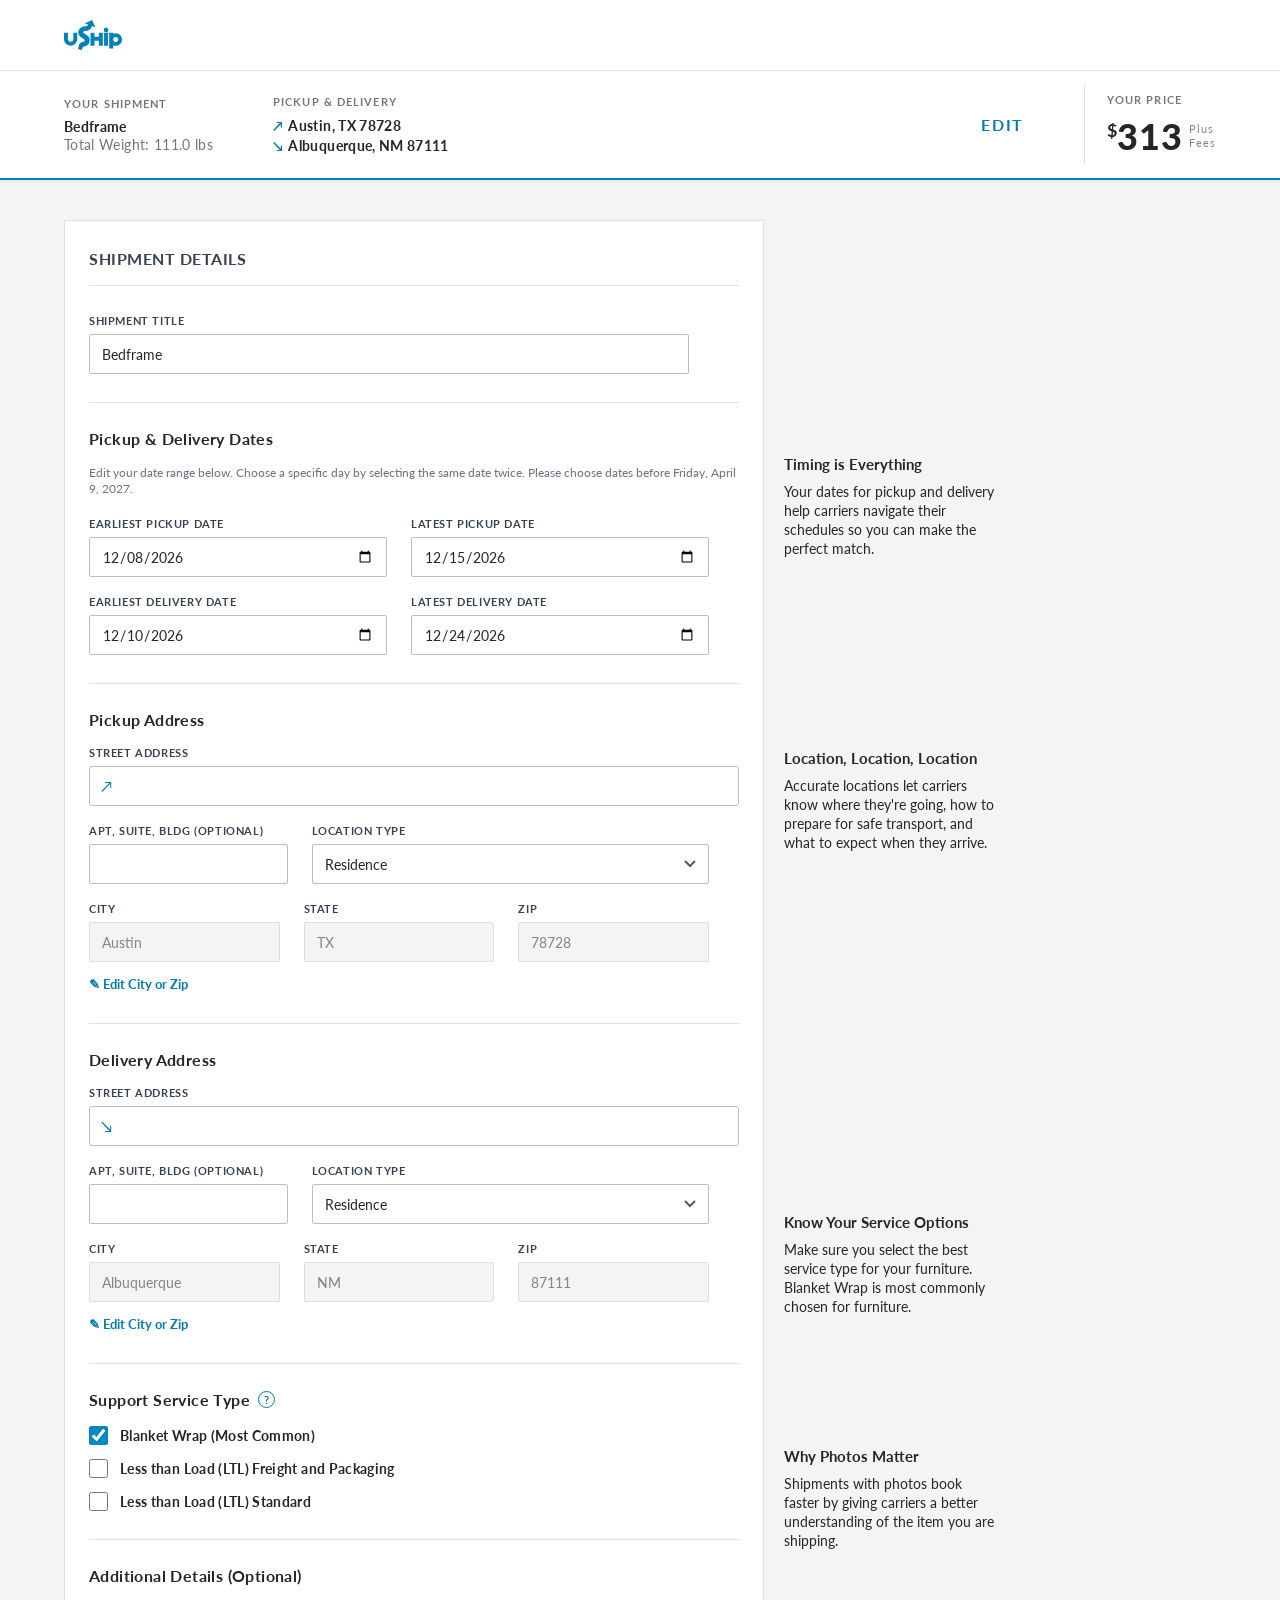
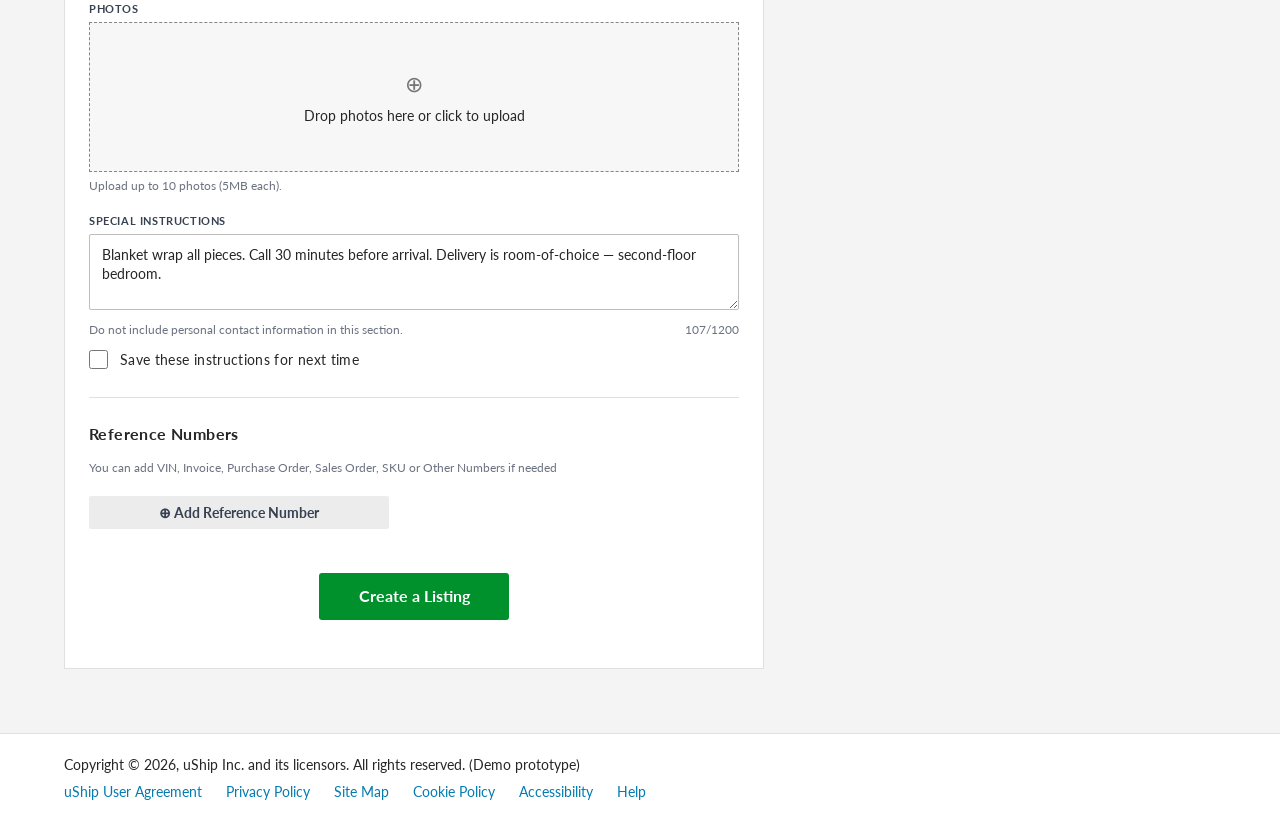
<file: confirm-shipment.html>
<!doctype html>
<html lang="en">
<head>
<meta charset="utf-8">
<meta name="viewport" content="width=device-width, initial-scale=1">
<title>Shipment Details — uShip</title>
<link rel="preconnect" href="https://fonts.googleapis.com">
<link rel="preconnect" href="https://fonts.gstatic.com" crossorigin>
<link href="https://fonts.googleapis.com/css2?family=Lato:ital,wght@0,400;0,700;0,900;1,400&display=swap" rel="stylesheet">
<link rel="stylesheet" href="css/styles.css?v=3">
</head>
<body class="ls-page cs-page">

<!-- ============ Header (logo only) ============ -->
<header class="site-header">
  <div class="container" style="height:70px">
    <a class="logo" href="index.html"><img src="assets/uship-logo.svg" alt="uShip"></a>
  </div>
</header>

<!-- ============ Shipment summary bar ============ -->
<div class="cs-summary">
  <div class="container cs-summary-row">
    <div class="cs-sum-col">
      <h4>Your Shipment</h4>
      <p class="cs-sum-main" id="sum-title">Bedframe</p>
      <p class="cs-sum-sub" id="sum-weight">Total Weight: 111.0 lbs</p>
    </div>
    <div class="cs-sum-col">
      <h4>Pickup &amp; Delivery</h4>
      <p class="cs-sum-loc"><span class="zip-arrow">&#8599;</span><span id="sum-from">Austin, TX 78728</span></p>
      <p class="cs-sum-loc"><span class="zip-arrow dn">&#8600;</span><span id="sum-to">Albuquerque, NM 87111</span></p>
    </div>
    <a class="cs-edit" href="list-shipment.html">Edit</a>
    <div class="cs-price">
      <h4>Your Price</h4>
      <div class="cs-price-num"><sup>$</sup><span id="sum-price">313</span><small>Plus<br>Fees</small></div>
    </div>
  </div>
</div>

<main class="ls-main">
  <div class="container ls-layout cs-layout">

    <div class="ls-card">
      <h2 class="ls-card-title">Shipment Details</h2>

      <label class="ls-label" for="cs-title">Shipment Title</label>
      <input class="ls-input" id="cs-title" value="Bedframe" style="max-width:600px">

      <div class="cs-section">
        <h3 class="cs-h3">Pickup &amp; Delivery Dates</h3>
        <p class="ls-help">Edit your date range below. Choose a specific day by selecting the same date twice. Please choose dates before Friday, April 9, 2027.</p>
        <div class="cs-dates">
          <div><label class="ls-label">Earliest Pickup Date</label><input class="ls-input" type="date"></div>
          <div><label class="ls-label">Latest Pickup Date</label><input class="ls-input" type="date"></div>
          <div><label class="ls-label">Earliest Delivery Date</label><input class="ls-input" type="date"></div>
          <div><label class="ls-label">Latest Delivery Date</label><input class="ls-input" type="date"></div>
        </div>
      </div>

      <div class="cs-section">
        <h3 class="cs-h3">Pickup Address</h3>
        <label class="ls-label">Street Address</label>
        <div class="ls-zip-wrap" style="max-width:none"><span class="zip-arrow">&#8599;</span><input class="ls-input ls-zip"></div>
        <div class="cs-addr-row">
          <div><label class="ls-label">Apt, Suite, Bldg (Optional)</label><input class="ls-input"></div>
          <div><label class="ls-label">Location Type</label>
            <select class="ls-select"><option>Residence</option><option>Business</option><option>Storage Facility</option></select>
          </div>
        </div>
        <div class="cs-csz">
          <div><label class="ls-label">City</label><input class="ls-input" id="from-city" value="Austin" disabled></div>
          <div><label class="ls-label">State</label><input class="ls-input" id="from-state" value="TX" disabled></div>
          <div><label class="ls-label">Zip</label><input class="ls-input" id="from-zip" value="78728" disabled></div>
        </div>
        <a class="cs-edit-link" href="list-shipment.html">&#9998; Edit City or Zip</a>
      </div>

      <div class="cs-section">
        <h3 class="cs-h3">Delivery Address</h3>
        <label class="ls-label">Street Address</label>
        <div class="ls-zip-wrap" style="max-width:none"><span class="zip-arrow dn">&#8600;</span><input class="ls-input ls-zip"></div>
        <div class="cs-addr-row">
          <div><label class="ls-label">Apt, Suite, Bldg (Optional)</label><input class="ls-input"></div>
          <div><label class="ls-label">Location Type</label>
            <select class="ls-select"><option>Residence</option><option>Business</option><option>Storage Facility</option></select>
          </div>
        </div>
        <div class="cs-csz">
          <div><label class="ls-label">City</label><input class="ls-input" id="to-city" value="Albuquerque" disabled></div>
          <div><label class="ls-label">State</label><input class="ls-input" id="to-state" value="NM" disabled></div>
          <div><label class="ls-label">Zip</label><input class="ls-input" id="to-zip" value="87111" disabled></div>
        </div>
        <a class="cs-edit-link" href="list-shipment.html">&#9998; Edit City or Zip</a>
      </div>

      <div class="cs-section">
        <h3 class="cs-h3">Support Service Type <span class="cs-help-circle">?</span></h3>
        <label class="cs-check"><input type="checkbox" checked> Blanket Wrap (Most Common)</label>
        <label class="cs-check"><input type="checkbox"> Less than Load (LTL) Freight and Packaging</label>
        <label class="cs-check"><input type="checkbox"> Less than Load (LTL) Standard</label>
      </div>

      <div class="cs-section">
        <h3 class="cs-h3">Additional Details (Optional)</h3>
        <label class="ls-label">Photos</label>
        <label class="cs-dropzone">
          <input type="file" accept="image/*" multiple hidden>
          <span class="cs-drop-plus">&#8853;</span>
          <span>Drop photos here or click to upload</span>
        </label>
        <p class="ls-help">Upload up to 10 photos (5MB each).</p>

        <label class="ls-label" style="margin-top:18px">Special Instructions</label>
        <textarea class="ls-input cs-textarea" id="cs-notes" maxlength="1200" placeholder="Use the alley, call before you arrive, fragile shipment"></textarea>
        <div class="cs-notes-row">
          <span class="ls-help">Do not include personal contact information in this section.</span>
          <span class="ls-help"><span id="cs-count">0</span>/1200</span>
        </div>
        <label class="cs-check cs-check-sm"><input type="checkbox"> Save these instructions for next time</label>
      </div>

      <div class="cs-section">
        <h3 class="cs-h3">Reference Numbers</h3>
        <p class="ls-help">You can add VIN, Invoice, Purchase Order, Sales Order, SKU or Other Numbers if needed</p>
        <button type="button" class="ls-add cs-ref-btn">&#8853; Add Reference Number</button>
      </div>

      <div class="ls-continue-wrap cs-create-wrap">
        <a class="ls-continue enabled" id="create-listing" href="#" data-next>Create a Listing</a>
      </div>
    </div>

    <aside class="ls-aside cs-aside">
      <div class="cs-tip" style="margin-top:210px">
        <h3>Timing is Everything</h3>
        <p>Your dates for pickup and delivery help carriers navigate their schedules so you can make the perfect match.</p>
      </div>
      <div class="cs-tip" style="margin-top:190px">
        <h3>Location, Location, Location</h3>
        <p>Accurate locations let carriers know where they're going, how to prepare for safe transport, and what to expect when they arrive.</p>
      </div>
      <div class="cs-tip" style="margin-top:360px">
        <h3>Know Your Service Options</h3>
        <p>Make sure you select the best service type for your furniture. Blanket Wrap is most commonly chosen for furniture.</p>
      </div>
      <div class="cs-tip" style="margin-top:130px">
        <h3>Why Photos Matter</h3>
        <p>Shipments with photos book faster by giving carriers a better understanding of the item you are shipping.</p>
      </div>
    </aside>

  </div>
</main>

<!-- ============ Slim footer ============ -->
<footer class="auth-footer">
  <div class="container">
    <small>Copyright © 2026, uShip Inc. and its licensors. All rights reserved. (Demo prototype)</small>
    <div class="legal-links">
      <a href="#">uShip User Agreement</a>
      <a href="#">Privacy Policy</a>
      <a href="#">Site Map</a>
      <a href="#">Cookie Policy</a>
      <a href="#">Accessibility</a>
      <a href="#">Help</a>
    </div>
  </div>
</footer>

<script src="js/app.js?v=3"></script>
</body>
</html>
</file>
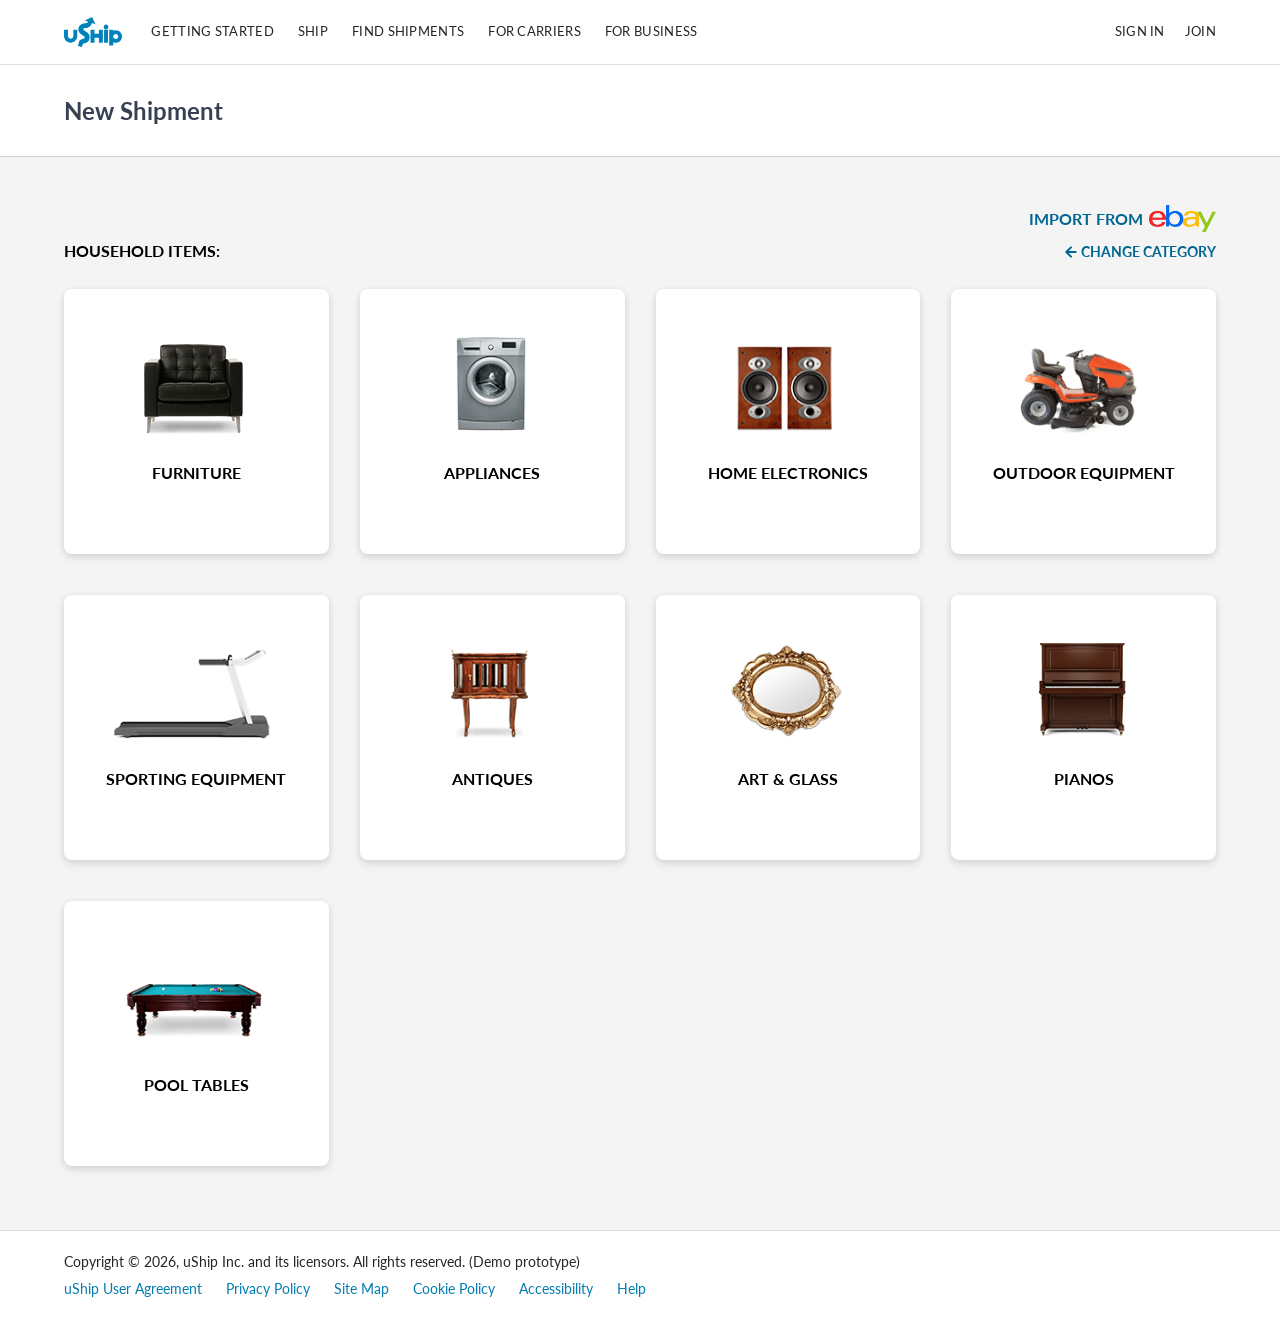
<file: household-items.html>
<!doctype html>
<html lang="en">
<head>
<meta charset="utf-8">
<meta name="viewport" content="width=device-width, initial-scale=1">
<title>Household Items — uShip</title>
<link rel="preconnect" href="https://fonts.googleapis.com">
<link rel="preconnect" href="https://fonts.gstatic.com" crossorigin>
<link href="https://fonts.googleapis.com/css2?family=Lato:ital,wght@0,400;0,700;1,400&display=swap" rel="stylesheet">
<link rel="stylesheet" href="css/styles.css?v=3">
</head>
<body class="ns-page">

<!-- ============ Header (swapped to logged-in state by app.js) ============ -->
<header class="site-header">
  <div class="container">
    <a class="logo" href="index.html"><img src="assets/uship-logo.svg" alt="uShip"></a>
    <nav class="main-nav">
      <a href="#">Getting Started</a>
      <a href="#">Ship</a>
      <a href="#">Find Shipments</a>
      <a href="#">For Carriers</a>
      <a href="#">For Business</a>
    </nav>
    <div class="header-auth">
      <a href="signin.html">Sign In</a>
      <a href="#">Join</a>
    </div>
    <button class="menu-btn" aria-label="Menu">&#9776;</button>
  </div>
</header>

<!-- ============ Page title bar ============ -->
<div class="page-title-bar">
  <div class="container ptb-split">
    <h1>New Shipment</h1>
    <div class="ptb-member">
      <span class="ptb-net"><img src="assets/figma/gem-small.svg" alt="">IHD Private Network</span>
      <span class="ptb-div"></span>
      <span class="ptb-sub">Active member since March 2024</span>
    </div>
  </div>
</div>

<main class="ns-main">
  <div class="container">

    <div class="hh-toolbar">
      <p class="select-label">Household Items:</p>
      <div class="hh-links">
        <a class="hh-import" href="#">Import From <img src="assets/figma/ebay-logo.png" alt="eBay"></a>
        <a class="hh-back" href="new-shipment.html"><img src="assets/figma/arrow-left-blue.svg" alt="">Change Category</a>
      </div>
    </div>

    <div class="ns-grid hh-grid">
      <a class="ns-card hh-ihd-card" href="#" data-next>
        <span class="hh-gem-circle"><img src="assets/figma/gem-purple.svg" alt=""></span>
        <h3>IHD Private Network</h3>
        <div class="ns-card-img"><img src="assets/figma/hh-ihd-chair.png" alt=""></div>
        <p class="hh-tags">White Glove | Room-of-Choice | Blanket Wrap</p>
      </a>
      <a class="ns-card" href="#">
        <div class="ns-card-img"><img src="assets/figma/hh-appliances.png" alt=""></div>
        <h3>Appliances</h3>
      </a>
      <a class="ns-card" href="#">
        <div class="ns-card-img"><img src="assets/figma/hh-electronics.png" alt=""></div>
        <h3>Home Electronics</h3>
      </a>
      <a class="ns-card" href="#">
        <div class="ns-card-img"><img src="assets/figma/hh-outdoor.png" alt=""></div>
        <h3>Outdoor Equipment</h3>
      </a>
      <a class="ns-card" href="#">
        <div class="ns-card-img"><img src="assets/figma/hh-sporting.png" alt=""></div>
        <h3>Sporting Equipment</h3>
      </a>
      <a class="ns-card" href="#">
        <div class="ns-card-img"><img src="assets/figma/hh-antiques.png" alt=""></div>
        <h3>Antiques</h3>
      </a>
      <a class="ns-card" href="#">
        <div class="ns-card-img"><img src="assets/figma/hh-art.png" alt=""></div>
        <h3>Art &amp; Glass</h3>
      </a>
      <a class="ns-card" href="#">
        <div class="ns-card-img"><img src="assets/figma/hh-pianos.png" alt=""></div>
        <h3>Pianos</h3>
      </a>
      <a class="ns-card" href="#">
        <div class="ns-card-img"><img src="assets/figma/hh-pooltables.png" alt=""></div>
        <h3>Pool Tables</h3>
      </a>
    </div>

  </div>
</main>

<!-- ============ Slim footer ============ -->
<footer class="auth-footer">
  <div class="container">
    <small>Copyright © 2026, uShip Inc. and its licensors. All rights reserved. (Demo prototype)</small>
    <div class="legal-links">
      <a href="#">uShip User Agreement</a>
      <a href="#">Privacy Policy</a>
      <a href="#">Site Map</a>
      <a href="#">Cookie Policy</a>
      <a href="#">Accessibility</a>
      <a href="#">Help</a>
    </div>
  </div>
</footer>

<script src="js/app.js?v=3"></script>
</body>
</html>
</file>
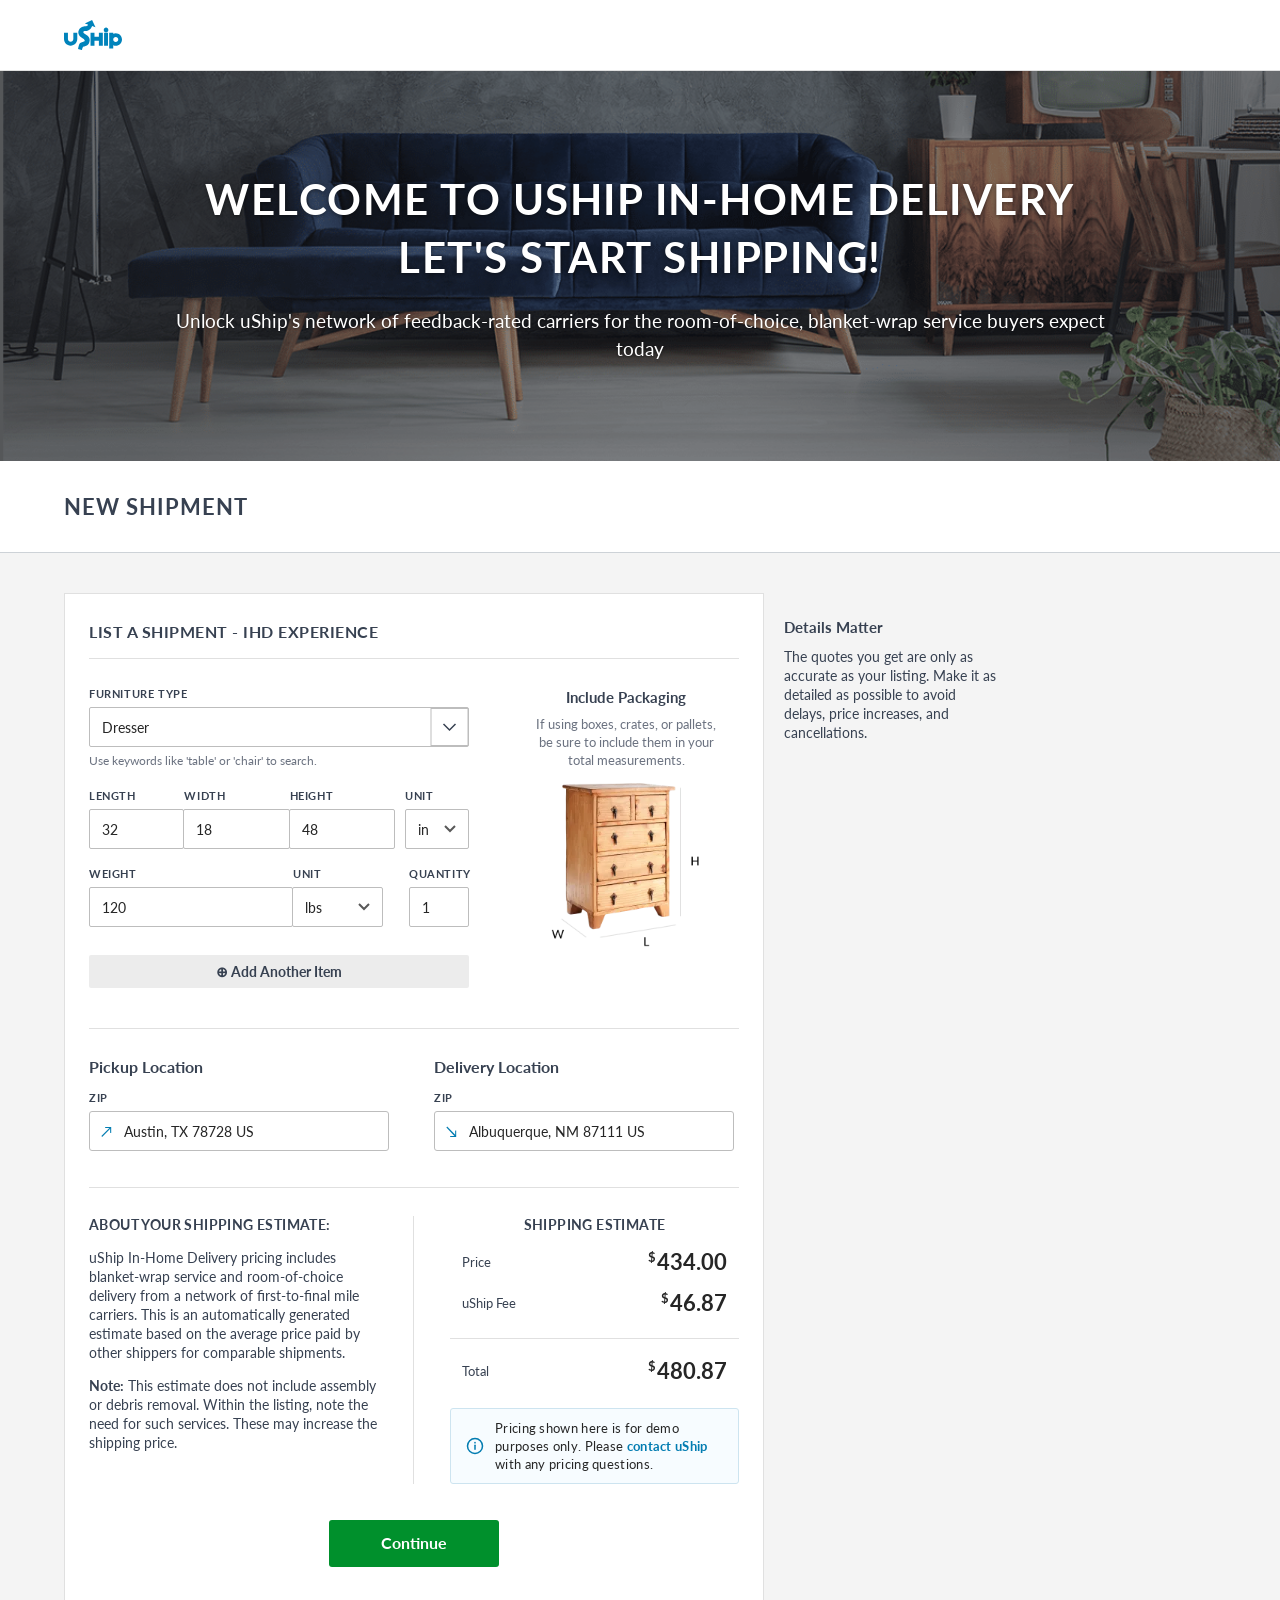
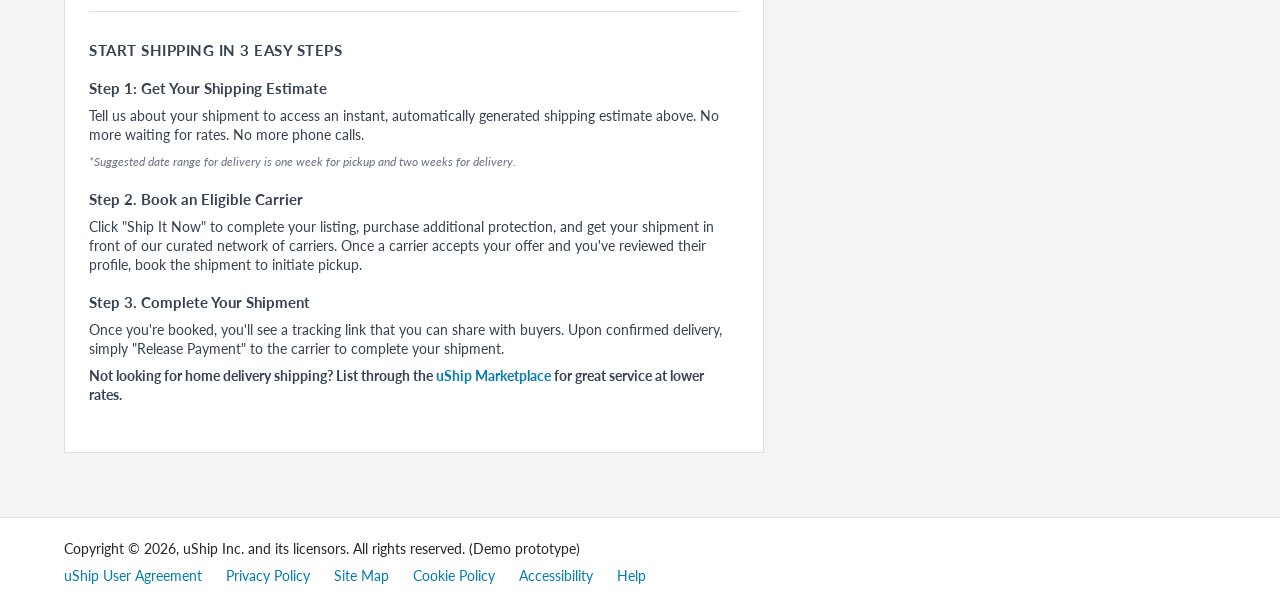
<file: list-shipment.html>
<!doctype html>
<html lang="en">
<head>
<meta charset="utf-8">
<meta name="viewport" content="width=device-width, initial-scale=1">
<title>New Shipment — uShip In-Home Delivery</title>
<link rel="preconnect" href="https://fonts.googleapis.com">
<link rel="preconnect" href="https://fonts.gstatic.com" crossorigin>
<link href="https://fonts.googleapis.com/css2?family=Lato:ital,wght@0,400;0,700;1,400&display=swap" rel="stylesheet">
<link rel="stylesheet" href="css/styles.css?v=3">
</head>
<body class="ls-page">

<!-- ============ Header (logo only) ============ -->
<header class="site-header">
  <div class="container" style="height:70px">
    <a class="logo" href="index.html"><img src="assets/uship-logo.svg" alt="uShip"></a>
  </div>
</header>

<!-- ============ Hero banner ============ -->
<section class="ls-hero">
  <img class="ls-hero-img" src="assets/ihd/hero.webp" alt="" onerror="this.remove()">
  <div class="ls-hero-text">
    <h1>Welcome to uShip In-Home Delivery<br>Let's Start Shipping!</h1>
    <p>Unlock uShip's network of feedback-rated carriers for the room-of-choice, blanket-wrap service buyers expect today</p>
  </div>
</section>

<!-- ============ Page title ============ -->
<div class="page-title-bar">
  <div class="container">
    <h1 class="ls-title">New Shipment</h1>
  </div>
</div>

<main class="ls-main">
  <div class="container ls-layout">

    <div class="ls-card">
      <h2 class="ls-card-title">List a Shipment - IHD Experience</h2>

      <div class="ls-item-row">
        <div class="ls-form" id="ls-items">
          <div class="ls-item">
            <div class="ls-item-head">
              <span class="ls-item-title">Item <span class="ls-item-num">1</span></span>
              <a class="ls-remove" href="#">&#10005; Remove</a>
            </div>
            <label class="ls-label">Furniture Type</label>
            <select class="ls-select ls-combo ls-ftype filled">
              <option value="">Start typing to find your furniture type</option>
              <option>Sofa / Couch</option>
              <option selected>Dresser</option>
              <option>Dining Table</option>
              <option>Bedframe</option>
              <option>Armchair</option>
              <option>Bookcase</option>
              <option>Desk</option>
            </select>
            <p class="ls-error">&#9888; Your description must have at least 3 characters</p>
            <p class="ls-help">Use keywords like 'table' or 'chair' to search.</p>

            <div class="ls-dims">
              <div><label class="ls-label">Length</label><input class="ls-input ls-len" inputmode="decimal" value="32"></div>
              <div><label class="ls-label">Width</label><input class="ls-input ls-wid" inputmode="decimal" value="18"></div>
              <div><label class="ls-label">Height</label><input class="ls-input ls-hgt" inputmode="decimal" value="48"></div>
              <div><label class="ls-label">Unit</label><select class="ls-select"><option>in</option><option>ft</option><option>cm</option></select></div>
            </div>

            <div class="ls-weight">
              <div class="grow"><label class="ls-label">Weight</label><input class="ls-input ls-wgt" inputmode="decimal" value="120"></div>
              <div><label class="ls-label">Unit</label><select class="ls-select"><option>lbs</option><option>kg</option></select></div>
              <div><label class="ls-label">Quantity</label><input class="ls-input ls-qty" value="1" inputmode="numeric"></div>
            </div>
          </div>

          <button type="button" class="ls-add" id="ls-add">&#8853; Add Another Item</button>
        </div>

        <div class="ls-packaging">
          <h3>Include Packaging</h3>
          <p>If using boxes, crates, or pallets, be sure to include them in your total measurements.</p>
          <img src="assets/ihd/dresser.webp" alt="Dresser showing height, width, and length measurements" onerror="this.remove()">
        </div>
      </div>

      <div class="ls-locations">
        <div>
          <h3>Pickup Location</h3>
          <label class="ls-label" for="zip-from">Zip</label>
          <div class="ls-zip-wrap"><span class="zip-arrow">&#8599;</span><input class="ls-input ls-zip" id="zip-from" placeholder="e.g. 78701" value="Austin, TX 78728 US"></div>
        </div>
        <div>
          <h3>Delivery Location</h3>
          <label class="ls-label" for="zip-to">Zip</label>
          <div class="ls-zip-wrap"><span class="zip-arrow">&#8600;</span><input class="ls-input ls-zip" id="zip-to" placeholder="e.g. 78701" value="Albuquerque, NM 87111 US"></div>
        </div>
      </div>

      <div class="ls-estimate">
        <div class="ls-est-about">
          <h3>About Your Shipping Estimate:</h3>
          <p>uShip In-Home Delivery pricing includes blanket-wrap service and room-of-choice delivery from a network of first-to-final mile carriers. This is an automatically generated estimate based on the average price paid by other shippers for comparable shipments.</p>
          <p><strong>Note:</strong> This estimate does not include assembly or debris removal. Within the listing, note the need for such services. These may increase the shipping price.</p>
        </div>
        <div class="ls-est-box">
          <h3>Shipping Estimate</h3>
          <p class="ls-est-hint" id="est-hint"><strong>Please complete all fields above to see pricing</strong></p>
          <div class="ls-est-row"><span>Price</span><span id="est-price">$--.--</span></div>
          <div class="ls-est-row"><span>uShip Fee</span><span id="est-fee">$--.--</span></div>
          <div class="ls-est-total"><span>Total</span><span id="est-total">$--.--</span></div>
          <div class="ls-demo-alert">
            <svg width="20" height="20" viewBox="0 0 24 24" fill="none" stroke="#027cb1" stroke-width="1.8"><circle cx="12" cy="12" r="9"/><path d="M12 11v5" stroke-linecap="round"/><circle cx="12" cy="8" r="1" fill="#027cb1" stroke="none"/></svg>
            <p>Pricing shown here is for demo purposes only. Please <a href="#">contact uShip</a> with any pricing questions.</p>
          </div>
        </div>
      </div>

      <div class="ls-continue-wrap">
        <a class="ls-continue" id="ls-continue" href="#" aria-disabled="true" data-next>Continue</a>
      </div>

      <div class="ls-steps">
        <h3>Start Shipping in 3 Easy Steps</h3>
        <h4>Step 1: Get Your Shipping Estimate</h4>
        <p>Tell us about your shipment to access an instant, automatically generated shipping estimate above. No more waiting for rates. No more phone calls.</p>
        <p class="ls-fine"><em>*Suggested date range for delivery is one week for pickup and two weeks for delivery.</em></p>
        <h4>Step 2. Book an Eligible Carrier</h4>
        <p>Click "Ship It Now" to complete your listing, purchase additional protection, and get your shipment in front of our curated network of carriers. Once a carrier accepts your offer and you've reviewed their profile, book the shipment to initiate pickup.</p>
        <h4>Step 3. Complete Your Shipment</h4>
        <p>Once you're booked, you'll see a tracking link that you can share with buyers. Upon confirmed delivery, simply "Release Payment" to the carrier to complete your shipment.</p>
        <p><strong>Not looking for home delivery shipping? List through the <a class="ls-link" href="new-shipment.html">uShip Marketplace</a> for great service at lower rates.</strong></p>
      </div>
    </div>

    <aside class="ls-aside">
      <h3>Details Matter</h3>
      <p>The quotes you get are only as accurate as your listing. Make it as detailed as possible to avoid delays, price increases, and cancellations.</p>
    </aside>

  </div>
</main>

<!-- ============ Slim footer ============ -->
<footer class="auth-footer">
  <div class="container">
    <small>Copyright © 2026, uShip Inc. and its licensors. All rights reserved. (Demo prototype)</small>
    <div class="legal-links">
      <a href="#">uShip User Agreement</a>
      <a href="#">Privacy Policy</a>
      <a href="#">Site Map</a>
      <a href="#">Cookie Policy</a>
      <a href="#">Accessibility</a>
      <a href="#">Help</a>
    </div>
  </div>
</footer>

<script src="js/app.js?v=3"></script>
</body>
</html>
</file>
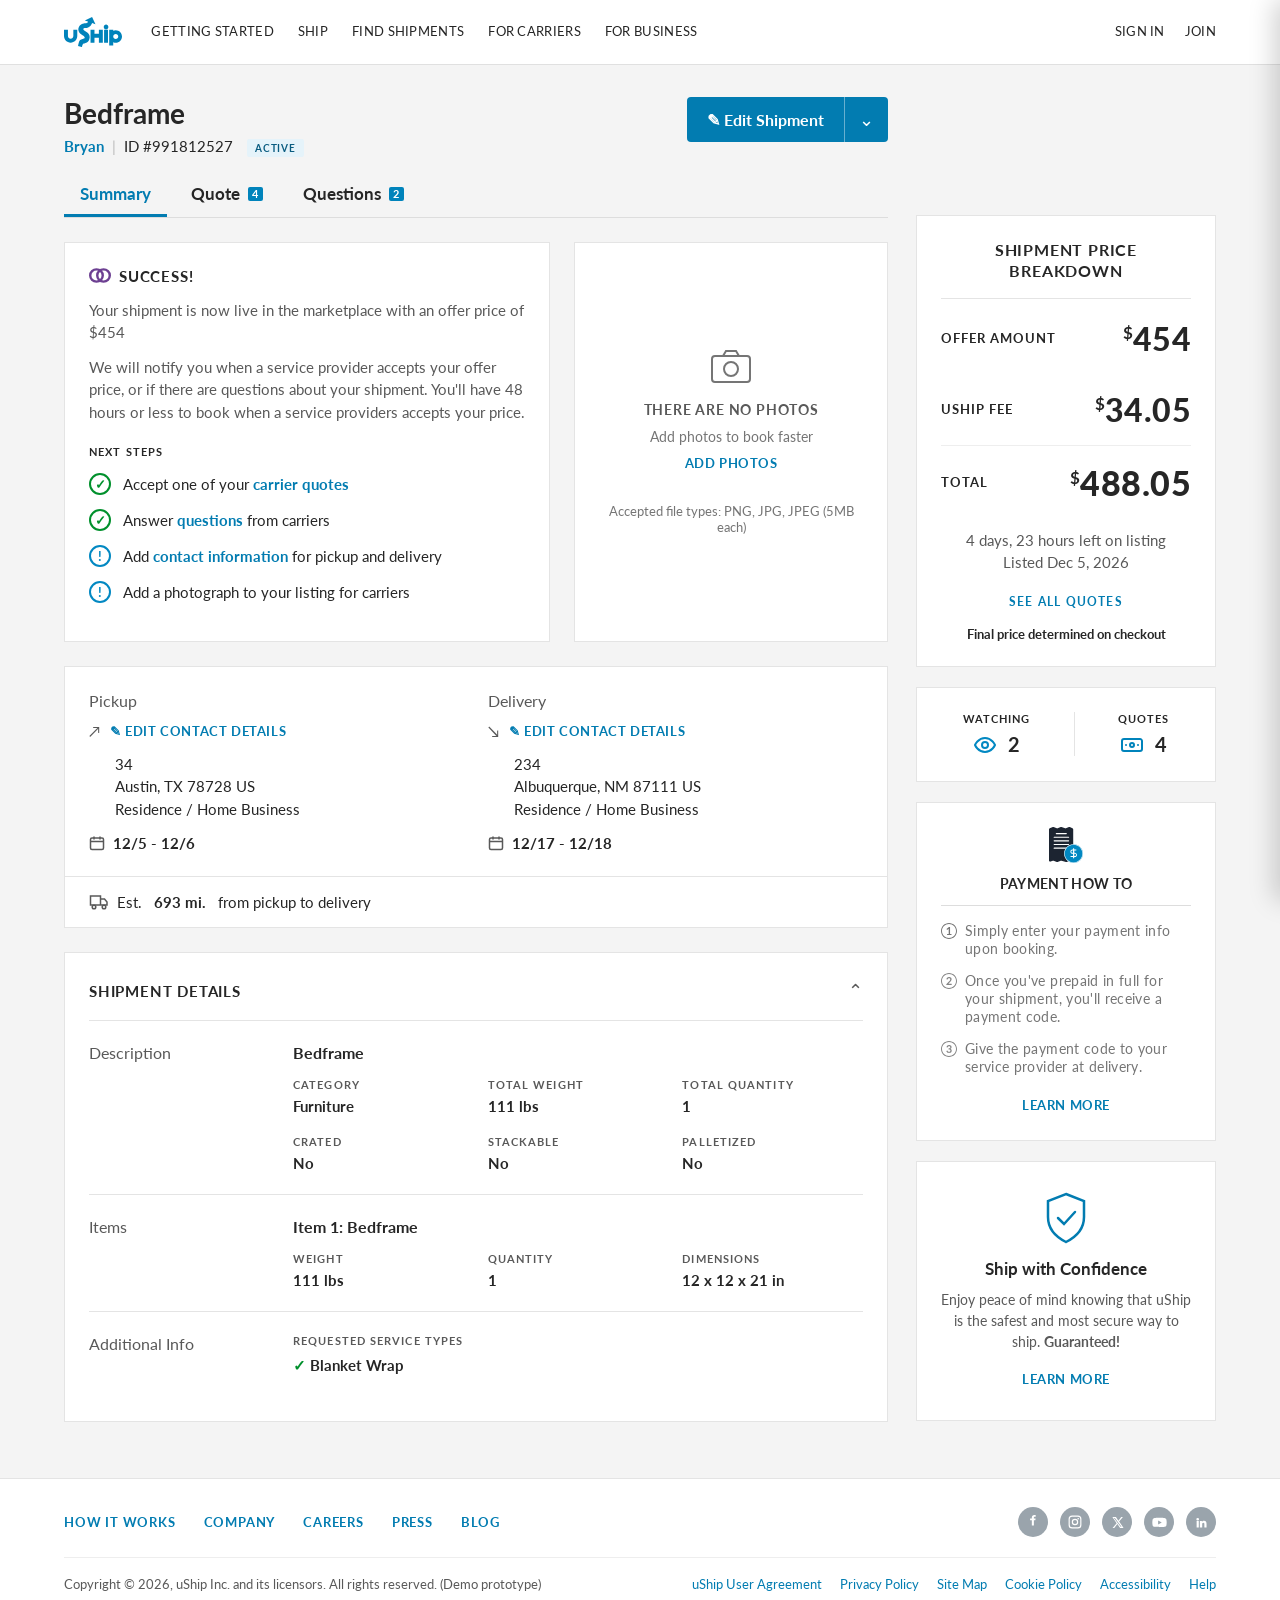
<file: listing.html>
<!doctype html>
<html lang="en">
<head>
<meta charset="utf-8">
<meta name="viewport" content="width=device-width, initial-scale=1">
<title>Bedframe — uShip</title>
<link rel="preconnect" href="https://fonts.googleapis.com">
<link rel="preconnect" href="https://fonts.gstatic.com" crossorigin>
<link href="https://fonts.googleapis.com/css2?family=Lato:ital,wght@0,400;0,700;0,900;1,400&display=swap" rel="stylesheet">
<link rel="stylesheet" href="css/styles.css?v=3">
</head>
<body class="lp-page">

<!-- ============ Header (swapped to logged-in state by app.js) ============ -->
<header class="site-header">
  <div class="container">
    <a class="logo" href="index.html"><img src="assets/uship-logo.svg" alt="uShip"></a>
    <nav class="main-nav">
      <a href="#">Getting Started</a>
      <a href="#">Ship</a>
      <a href="#">Find Shipments</a>
      <a href="#">For Carriers</a>
      <a href="#">For Business</a>
    </nav>
    <div class="header-auth">
      <a href="signin.html">Sign In</a>
      <a href="#">Join</a>
    </div>
    <button class="menu-btn" aria-label="Menu">&#9776;</button>
  </div>
</header>

<main class="lp-main">
  <div class="container lp-layout">

    <div class="lp-left">
      <div class="lp-title-row">
        <div>
          <h1 id="lp-title">Bedframe</h1>
          <p class="lp-byline"><a href="#" class="lp-name">Bryan</a> <span class="lp-sep">|</span> ID #991812527 <span class="lp-active">Active</span></p>
        </div>
        <div class="lp-actions">
          <a class="lp-edit-btn" href="confirm-shipment.html">&#9998; Edit Shipment</a><button class="lp-edit-caret" aria-label="More">&#8964;</button>
        </div>
      </div>

      <nav class="lp-tabs">
        <a href="#" class="active" data-tab="summary">Summary</a>
        <a href="#" data-tab="quotes">Quote <span class="lp-badge">1</span></a>
        <a href="#" data-tab="questions">Questions <span class="lp-badge">2</span></a>
      </nav>

      <div class="lp-pane" id="tab-summary">
      <div class="lp-top-grid">
        <div class="lp-card lp-success">
          <h2 class="lp-success-head"><img src="assets/figma/ihd-icon.svg" alt="IHD" class="ihd-mark"> Success!</h2>
          <p class="lp-success-lede">Your shipment is now live in the marketplace with an offer price of $<span id="lp-offer-short">454</span></p>
          <p>We will notify you when a service provider accepts your offer price, or if there are questions about your shipment. You'll have 48 hours or less to book when a service providers accepts your price.</p>
          <h4 class="lp-label" style="margin-top:22px">Next Steps</h4>
          <ul class="lp-steps">
            <li><span class="lp-bullet done">&#10003;</span><span class="lp-step-text">Accept one of your <a href="#" data-tab-link="quotes">carrier quotes</a></span></li>
            <li><span class="lp-bullet done">&#10003;</span><span class="lp-step-text">Answer <a href="#" data-tab-link="questions">questions</a> from carriers</span></li>
            <li><span class="lp-bullet" id="step-contact">!</span><span class="lp-step-text">Add <a href="#" class="open-contact">contact information</a> for pickup and delivery</span></li>
            <li><span class="lp-bullet">!</span><span class="lp-step-text">Add a photograph to your listing for carriers</span></li>
          </ul>
        </div>

        <div class="lp-card lp-photos">
          <svg width="40" height="34" viewBox="0 0 40 34" fill="none" stroke="#757575" stroke-width="2"><rect x="1" y="7" width="38" height="26" rx="3"/><path d="M12 7l3-5h10l3 5"/><circle cx="20" cy="20" r="7"/></svg>
          <h3>There Are No Photos</h3>
          <p>Add photos to book faster</p>
          <a class="lp-link" href="#">Add Photos</a>
          <p class="lp-filetypes">Accepted file types: PNG, JPG, JPEG (5MB each)</p>
        </div>
      </div>

      <div class="lp-card lp-pud">
        <div class="lp-pud-grid">
          <div>
            <h3>Pickup</h3>
            <p class="lp-pud-edit"><span class="zip-arrow-s">&#8599;</span><a class="lp-link open-contact" href="#">&#9998; Edit Contact Details</a></p>
            <p class="lp-addr" id="lp-from-addr">34<br>Austin, TX 78728 US<br>Residence / Home Business</p>
            <p class="lp-dates"><svg class="ic" width="16" height="16" viewBox="0 0 16 16" fill="none" stroke="#595959" stroke-width="1.5"><rect x="1.5" y="3" width="13" height="11.5" rx="1.5"/><path d="M1.5 6.5h13M5 1.5v3M11 1.5v3"/></svg> <strong id="lp-pickup-dates">10/9 - 10/10</strong></p>
          </div>
          <div>
            <h3>Delivery</h3>
            <p class="lp-pud-edit"><span class="zip-arrow-s">&#8600;</span><a class="lp-link open-contact" href="#">&#9998; Edit Contact Details</a></p>
            <p class="lp-addr" id="lp-to-addr">234<br>Albuquerque, NM 87111 US<br>Residence / Home Business</p>
            <p class="lp-dates"><svg class="ic" width="16" height="16" viewBox="0 0 16 16" fill="none" stroke="#595959" stroke-width="1.5"><rect x="1.5" y="3" width="13" height="11.5" rx="1.5"/><path d="M1.5 6.5h13M5 1.5v3M11 1.5v3"/></svg> <strong id="lp-delivery-dates">10/21 - 10/22</strong></p>
          </div>
        </div>
        <div class="lp-distance"><svg class="ic" width="20" height="16" viewBox="0 0 20 16" fill="none" stroke="#595959" stroke-width="1.5"><path d="M1.5 2h10v9h-10zM11.5 5h4l2.5 3v3h-6.5z"/><circle cx="5" cy="13" r="1.8"/><circle cx="15" cy="13" r="1.8"/></svg> Est. <strong id="lp-miles">693 mi.</strong> from pickup to delivery</div>
      </div>

      <div class="lp-card lp-details">
        <div class="lp-details-head">
          <h2>Shipment Details</h2>
          <span class="lp-caret">&#8963;</span>
        </div>
        <div class="lp-detail-row">
          <div class="lp-detail-key">Description</div>
          <div class="lp-detail-body">
            <p class="lp-detail-title" id="lp-desc">Bedframe</p>
            <div class="lp-kv-grid">
              <div><h5>Category</h5><p>Furniture</p></div>
              <div><h5>Total Weight</h5><p id="lp-weight">111 lbs</p></div>
              <div><h5>Total Quantity</h5><p id="lp-qty">1</p></div>
              <div><h5>Crated</h5><p>No</p></div>
              <div><h5>Stackable</h5><p>No</p></div>
              <div><h5>Palletized</h5><p>No</p></div>
            </div>
          </div>
        </div>
        <div class="lp-detail-row">
          <div class="lp-detail-key">Items</div>
          <div class="lp-detail-body" id="lp-items">
            <p class="lp-detail-title">Item 1: Bedframe</p>
            <div class="lp-kv-grid">
              <div><h5>Weight</h5><p>111 lbs</p></div>
              <div><h5>Quantity</h5><p>1</p></div>
              <div><h5>Dimensions</h5><p>12 x 12 x 21 in</p></div>
            </div>
          </div>
        </div>
        <div class="lp-detail-row">
          <div class="lp-detail-key">Additional Info</div>
          <div class="lp-detail-body">
            <h5 class="lp-label">Requested Service Types</h5>
            <p class="lp-service">&#10003; Blanket Wrap</p>
          </div>
        </div>
      </div>
      </div><!-- /tab-summary -->

      <!-- ============ Quote tab (Figma 418:5578) ============ -->
      <div class="lp-pane" id="tab-quotes" hidden>
        <div class="lp-card q-card">
          <div class="q-head">
            <div class="q-carrier">
              <span class="q-avatar">A+</span>
              <div>
                <p class="q-name">A+ Movers</p>
                <p class="q-stars">
                  <img src="assets/figma/star-whole.svg" alt=""><img src="assets/figma/star-whole.svg" alt=""><img src="assets/figma/star-whole.svg" alt=""><img src="assets/figma/star-whole.svg" alt=""><img src="assets/figma/star-half.svg" alt="">
                  <a href="#">(847)</a>
                </p>
              </div>
            </div>
            <div class="q-service">
              <p class="q-service-type">Blanket Wrap</p>
              <p><strong>Estimated Pickup</strong><br><span id="q-pickup">Oct 9 - Oct 10</span></p>
            </div>
            <div class="q-price-box">
              <p class="q-amount"><sup>$</sup><span id="q-amount">313</span></p>
              <div class="q-btns">
                <a class="q-accept" href="#">Accept</a>
                <a class="q-decline" href="#">Decline</a>
              </div>
            </div>
          </div>
          <div class="q-stats">
            <span><img src="assets/figma/m-star.svg" alt=""> 750<small>Feedback Score</small></span>
            <span><img src="assets/figma/m-check.svg" alt=""> 95%<small>Positive Feedback</small></span>
            <span><img src="assets/figma/m-xsquare.svg" alt=""> 10%<small>Cancel Rate</small></span>
            <span class="q-stats-div"></span>
            <span><img src="assets/figma/m-message.svg" alt=""> 2<small>Questions</small></span>
            <a class="q-hide" href="#">Hide Quote Details</a>
          </div>
          <div class="q-detail">
            <nav class="q-tabs">
              <a href="#" class="active" data-qtab="details">Quote Details</a>
              <a href="#" data-qtab="questions">Quote Questions <span class="lp-badge">1</span></a>
            </nav>
            <div class="q-pane" data-qpane="details">
            <div class="q-detail-grid">
              <div>
                <h5 class="lp-label">Time Frame</h5>
                <p class="q-tf">Pickup: <strong id="q-tf-pickup">Estimated Oct 9, 2026</strong></p>
                <p class="q-tf">Delivery: <strong id="q-tf-delivery">Estimated Oct 21, 2026</strong></p>
                <div class="q-breakdown">
                  <h5 class="lp-label">Breakdown</h5>
                  <div class="q-row"><span class="lp-label">Quote</span><strong>$<span id="q-b-quote">313</span></strong></div>
                  <div class="q-row"><span class="lp-label">uShip Fee</span><strong>$<span id="q-b-fee">34</span></strong></div>
                  <div class="q-row q-row-total"><span class="lp-label">Total</span><strong>$<span id="q-b-total">347</span></strong></div>
                </div>
                <h5 class="lp-label q-sp">Additional Payment Terms</h5>
                <p class="q-val">At Delivery</p>
                <h5 class="lp-label q-sp">Payment Accepted</h5>
                <p class="q-val">uShip Payments</p>
                <h5 class="lp-label q-sp">Vehicle Type</h5>
                <p class="q-val">Sprinter Van</p>
                <h5 class="lp-label q-sp">Service Type</h5>
                <p class="q-val">Blanket Wrap</p>
              </div>
              <div>
                <p class="q-meta">Quote Placed <span id="q-placed">10/9/2026 9:07 AM CST</span><br>Quote ID: 1234567</p>
                <h5 class="lp-label q-sp">Note to Shipping Customer</h5>
                <p class="q-note">***width and weight permits included*** BID NOTES: We are a commercially licensed international logistics and transportation company - all shipments are cargo insured during transport, and if required for your shipment any applicable taxes are also included. Bids are for transportation only though - loading/unloading is not included so a dock/ramp/forklift are always required, or for drivable machinery/vehicles you could also arrange a tilt-n-load tow truck to assist. Prices are based upon the information you have provided, overages will be subject to additional charges. Please review the terms &amp; conditions on our profile page prior to booking. If you have any questions about our company, operating authorities, cargo insurance or anything else, please feel free to ask. Nick - A+ Movers</p>
                <a class="q-terms" href="#">View A+ Movers' Terms &amp; Conditions</a>
              </div>
            </div>
            </div><!-- /q-pane details -->
            <div class="q-pane" data-qpane="questions" hidden>
              <div class="qq-item">
                <div class="qq-head">
                  <div class="qq-who-wrap">
                    <span class="qq-avatar"><svg width="22" height="22" viewBox="0 0 24 24" fill="none" stroke="#fff" stroke-width="2"><circle cx="12" cy="8" r="4"/><path d="M4 21c0-4 3.6-6.5 8-6.5s8 2.5 8 6.5"/></svg></span>
                    <div>
                      <p class="qa-who">Service Provider</p>
                      <p class="qa-when" id="qq-date">Oct 12, 2026, 10:42 AM</p>
                    </div>
                  </div>
                  <button class="qq-flag" aria-label="Flag"><svg width="12" height="12" viewBox="0 0 24 24" fill="none" stroke="#fff" stroke-width="2.5"><path d="M5 21V4h12l-3 5 3 5H5"/></svg></button>
                </div>
                <p class="qa-text">Greetings! Is this your first time on the uShip platform? Do you have any specific questions about this shipment? When will the bedframe be ready for pick-up? Best Regards</p>
                <a class="qq-reply" href="#">Reply</a>
              </div>
            </div>
          </div>
        </div>
      </div><!-- /tab-quotes -->

      <!-- ============ Questions tab (Figma 418:6057) ============ -->
      <div class="lp-pane" id="tab-questions" hidden>
        <div class="lp-card qa-card">
          <div class="qa-thread">
            <div class="qa-msg">
              <div class="qa-msg-head">
                <div><p class="qa-who">Service Provider</p><p class="qa-when">Oct 9, 2026, 10:42 AM</p></div>
                <button class="qa-flag" aria-label="Flag"><img src="assets/figma/i-flag.svg" alt=""></button>
              </div>
              <p class="qa-text">Greetings! Is this your first time on the uShip platform? Do you have any specific questions about this shipment? When will the bedframe be ready for pick-up? Best Regards</p>
              <a class="qa-reply" href="#">Reply</a>
            </div>
            <div class="qa-nested">
              <div class="qa-msg">
                <div class="qa-msg-head">
                  <div><p class="qa-who">Bryan L.</p><p class="qa-when">Oct 9, 2026, 11:15 AM</p></div>
                </div>
                <p class="qa-text">Hi! Yes, this is my first IHD shipment. The bedframe is disassembled and ready to go — it can be picked up any time during the posted window. It's on the ground floor with easy driveway access.</p>
              </div>
              <div class="qa-msg">
                <div class="qa-msg-head">
                  <div><p class="qa-who">Service Provider</p><p class="qa-when">Oct 9, 2026, 11:40 AM</p></div>
                  <button class="qa-flag" aria-label="Flag"><img src="assets/figma/i-flag.svg" alt=""></button>
                </div>
                <p class="qa-text">Perfect, thank you! We'll bring blankets and straps for blanket-wrap service. Our quote covers room-of-choice placement at delivery as well.</p>
                <a class="qa-reply" href="#">Reply</a>
              </div>
            </div>
            <div class="qa-msg qa-last">
              <div class="qa-msg-head">
                <div><p class="qa-who">Service Provider</p><p class="qa-when">Oct 9, 2026, 12:02 PM</p></div>
                <button class="qa-flag" aria-label="Flag"><img src="assets/figma/i-flag.svg" alt=""></button>
              </div>
              <p class="qa-text">Is there parking available for a sprinter van at the delivery address, or should we plan for street parking? Thanks!</p>
              <a class="qa-reply" href="#">Reply</a>
            </div>
          </div>
        </div>
      </div><!-- /tab-questions -->
    </div>

    <aside class="lp-rail">
      <div class="lp-card lp-offer">
        <h3>Shipment Price<br>Breakdown</h3>
        <div class="lp-offer-row">
          <span class="lp-blabel">Offer Amount</span>
          <span class="lp-offer-num"><sup>$</sup><span id="lp-offer">454</span></span>
        </div>
        <div class="lp-offer-row lp-row-line">
          <span class="lp-blabel">uShip Fee</span>
          <span class="lp-offer-num"><sup>$</sup><span id="lp-fee">34.05</span></span>
        </div>
        <div class="lp-offer-row">
          <span class="lp-blabel">Total</span>
          <span class="lp-offer-num lp-num-total"><sup>$</sup><span id="lp-total">488.05</span></span>
        </div>
        <p class="lp-offer-meta">4 days, 23 hours left on listing<br>Listed <span id="lp-listed">Jun 25, 2026</span></p>
        <p class="lp-seeall"><a href="#" data-tab-link="quotes">See All Quotes</a></p>
        <p class="lp-offer-final">Final price determined on checkout</p>
      </div>
      <div class="lp-card lp-watch">
        <div><h5 class="lp-label">Watching</h5><p><img src="assets/figma/i-eye.svg" alt="" class="lp-w-ic"> <strong>2</strong></p></div>
        <div class="lp-watch-div"></div>
        <div><h5 class="lp-label">Quotes</h5><p><img src="assets/figma/i-banknote.svg" alt="" class="lp-w-ic"> <strong>1</strong></p></div>
      </div>
      <div class="lp-card lp-payhow">
        <img src="assets/figma/i-payment.svg" alt="" class="lp-pay-icon">
        <h3>Payment How To</h3>
        <ol>
          <li><img src="assets/figma/step-1.svg" alt="1">Simply enter your payment info upon booking.</li>
          <li><img src="assets/figma/step-2.svg" alt="2">Once you've prepaid in full for your shipment, you'll receive a payment code.</li>
          <li><img src="assets/figma/step-3.svg" alt="3">Give the payment code to your service provider at delivery.</li>
        </ol>
        <a class="lp-link" href="#">Learn More</a>
      </div>
      <div class="lp-card lp-shield">
        <svg width="44" height="52" viewBox="0 0 44 52" fill="none" stroke="#027cb1" stroke-width="2.5"><path d="M22 2l18 7v16c0 12-8 20-18 25C12 45 4 37 4 25V9l18-7z"/><path d="M14 26l6 6 11-12" stroke-linecap="round"/></svg>
        <h3>Ship with Confidence</h3>
        <p>Enjoy peace of mind knowing that uShip is the safest and most secure way to ship. <strong>Guaranteed!</strong></p>
        <a class="lp-link" href="#">Learn More</a>
      </div>
    </aside>

  </div>
</main>

<!-- ============ Contact Information drawer (Figma 1648:14799) ============ -->
<div class="drawer-overlay" id="drawer-overlay" hidden></div>
<aside class="drawer" id="contact-drawer" hidden aria-label="Contact information">
  <div class="drawer-head">
    <h2>Contact Information</h2>
    <button class="drawer-close" id="drawer-close" aria-label="Close">&#10005;</button>
  </div>
  <div class="drawer-body">
    <div class="drawer-alert">
      <svg width="24" height="24" viewBox="0 0 24 24" fill="none" stroke="#027cb1" stroke-width="1.8"><circle cx="12" cy="12" r="9"/><path d="M12 11v5" stroke-linecap="round"/><circle cx="12" cy="8" r="1" fill="#027cb1" stroke="none"/></svg>
      <p>To edit the city, state, or zip code, use <a href="confirm-shipment.html">Edit Shipment</a>. Changes may cancel existing quotes/offers and affect the price.</p>
    </div>
    <section class="drawer-sec">
      <h3>Pickup Information</h3>
      <div class="drawer-grid">
        <div class="dg-wide"><label class="ls-label">Full Contact Name</label><input class="drawer-input dn-name" placeholder="Full contact name"></div>
        <div><label class="ls-label">Phone Number</label><input class="drawer-input" value="505-573-8796"></div>
        <div class="dg-wide"><label class="ls-label">Pick Up Street Address</label><input class="drawer-input" value="9907 Denali RD NE"></div>
        <div><label class="ls-label">C/O, Apt, Suite, Unit</label><input class="drawer-input" value="#34"></div>
      </div>
    </section>
    <section class="drawer-sec drawer-sec-line">
      <h3>Delivery Information</h3>
      <div class="drawer-grid">
        <div class="dg-wide"><label class="ls-label">Full Contact Name</label><input class="drawer-input dn-name" placeholder="Full contact name"></div>
        <div><label class="ls-label">Phone Number</label><input class="drawer-input" value="505-573-8796"></div>
        <div class="dg-wide"><label class="ls-label">Delivery Street Address</label><input class="drawer-input" value="2114 Juniper Hill RD"></div>
        <div><label class="ls-label">C/O, Apt, Suite, Unit</label><input class="drawer-input" value="#234"></div>
      </div>
    </section>
  </div>
  <div class="drawer-foot">
    <button class="drawer-cancel" id="drawer-cancel">Cancel</button>
    <button class="drawer-save" id="drawer-save">Save</button>
  </div>
</aside>

<!-- ============ Footer ============ -->
<footer class="lp-footer">
  <div class="container">
    <div class="lp-footer-top">
      <nav>
        <a href="#">How It Works</a>
        <a href="#">Company</a>
        <a href="#">Careers</a>
        <a href="#">Press</a>
        <a href="#">Blog</a>
      </nav>
      <div class="lp-social">
        <span><svg width="14" height="14" viewBox="0 0 24 24" fill="#fff"><path d="M13.5 9H16l.5-3h-3V4.5c0-.9.3-1.5 1.6-1.5H16.6V.2C16.3.2 15.3 0 14.1 0 11.6 0 10 1.5 10 4.2V6H7v3h3v9h3.5V9z"/></svg></span>
        <span><svg width="14" height="14" viewBox="0 0 24 24" fill="none" stroke="#fff" stroke-width="2"><rect x="2" y="2" width="20" height="20" rx="5"/><circle cx="12" cy="12" r="4.5"/><circle cx="17.5" cy="6.5" r="1.4" fill="#fff" stroke="none"/></svg></span>
        <span><svg width="13" height="13" viewBox="0 0 24 24" fill="#fff"><path d="M18.9 2H22l-7 8 8.2 12h-6.4l-5-7.3L6 22H2.9l7.5-8.6L2.5 2h6.6l4.5 6.6L18.9 2zm-1.1 18h1.7L7.1 3.9H5.3L17.8 20z"/></svg></span>
        <span><svg width="15" height="15" viewBox="0 0 24 24" fill="#fff"><path d="M23 7.2a3 3 0 0 0-2.1-2.1C19 4.5 12 4.5 12 4.5s-7 0-8.9.6A3 3 0 0 0 1 7.2 31 31 0 0 0 .5 12 31 31 0 0 0 1 16.8a3 3 0 0 0 2.1 2.1c1.9.6 8.9.6 8.9.6s7 0 8.9-.6a3 3 0 0 0 2.1-2.1A31 31 0 0 0 23.5 12 31 31 0 0 0 23 7.2zM9.8 15.3V8.7l5.8 3.3-5.8 3.3z"/></svg></span>
        <span><svg width="13" height="13" viewBox="0 0 24 24" fill="#fff"><path d="M4.98 3.5a2.49 2.49 0 1 1 0 4.98 2.49 2.49 0 0 1 0-4.98zM3 9h4v12H3zM9 9h3.8v1.7h.1c.5-1 1.8-2 3.7-2 4 0 4.7 2.6 4.7 6V21h-4v-5.5c0-1.3 0-3-1.9-3s-2.1 1.4-2.1 2.9V21H9z"/></svg></span>
      </div>
    </div>
    <div class="lp-footer-bottom">
      <small>Copyright © 2026, uShip Inc. and its licensors. All rights reserved. (Demo prototype)</small>
      <div class="legal-links">
        <a href="#">uShip User Agreement</a>
        <a href="#">Privacy Policy</a>
        <a href="#">Site Map</a>
        <a href="#">Cookie Policy</a>
        <a href="#">Accessibility</a>
        <a href="#">Help</a>
      </div>
    </div>
  </div>
</footer>

<script src="js/app.js?v=3"></script>
</body>
</html>
</file>
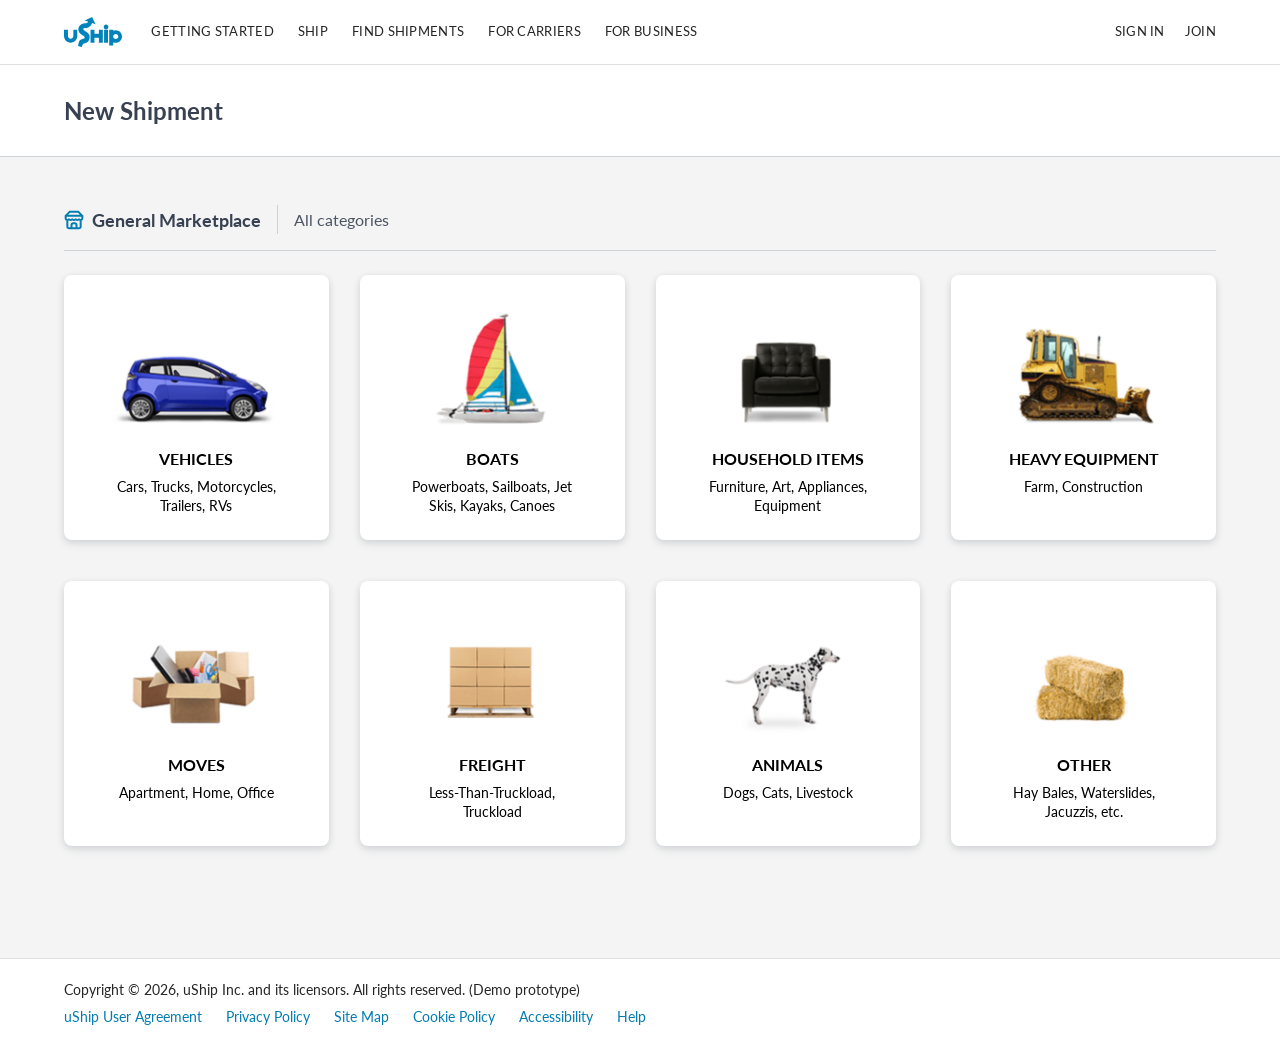
<file: new-shipment.html>
<!doctype html>
<html lang="en">
<head>
<meta charset="utf-8">
<meta name="viewport" content="width=device-width, initial-scale=1">
<title>New Shipment — uShip</title>
<link rel="preconnect" href="https://fonts.googleapis.com">
<link rel="preconnect" href="https://fonts.gstatic.com" crossorigin>
<link href="https://fonts.googleapis.com/css2?family=Lato:ital,wght@0,400;0,700;1,400&display=swap" rel="stylesheet">
<link rel="stylesheet" href="css/styles.css?v=3">
</head>
<body class="ns-page">

<!-- ============ Header (swapped to logged-in state by app.js) ============ -->
<header class="site-header">
  <div class="container">
    <a class="logo" href="index.html"><img src="assets/uship-logo.svg" alt="uShip"></a>
    <nav class="main-nav">
      <a href="#">Getting Started</a>
      <a href="#">Ship</a>
      <a href="#">Find Shipments</a>
      <a href="#">For Carriers</a>
      <a href="#">For Business</a>
    </nav>
    <div class="header-auth">
      <a href="signin.html">Sign In</a>
      <a href="#">Join</a>
    </div>
    <button class="menu-btn" aria-label="Menu">&#9776;</button>
  </div>
</header>

<!-- ============ Page title bar ============ -->
<div class="page-title-bar">
  <div class="container">
    <h1>New Shipment</h1>
    <div class="ptb-member m-only">
      <span class="ptb-net"><img src="assets/figma/gem-small.svg" alt="">IHD Private Network</span>
      <span class="ptb-div"></span>
      <span class="ptb-sub">Active member since March 2024</span>
    </div>
  </div>
</div>

<main class="ns-main">
  <div class="container">

    <!-- ============ IHD Private Network ============ -->
    <section class="ns-section">
      <div class="ns-section-head d-only">
        <span class="ns-head-label"><img src="assets/figma/gem-header.svg" alt="">IHD Private Network</span>
        <span class="ns-head-divider"></span>
        <span class="ns-head-sub">Active member since March 2024</span>
      </div>
      <p class="select-label m-only">Select a Category:</p>
      <div class="ihd-card">
        <div class="ihd-card-body">
          <div class="ihd-eyebrow"><img src="assets/figma/gem-small.svg" alt="">IHD Private Network</div>
          <h2><span class="d-only">In-Home Delivery Network</span><span class="m-only">In-Home Delivery for Trusted Retail Partners</span></h2>
          <p><span class="d-only">Ship with your approved carrier network specializing in white-glove delivery, room-of-choice placement, and blanket-wrap protection.</span><span class="m-only">Connect with approved carriers in your private network, specializing in white-glove delivery, room-of-choice placement, and blanket-wrap protection.</span></p>
          <a class="btn-ihd" href="#" data-next>Start an IHD Shipment <img src="assets/figma/arrow-right-white.svg" alt=""></a>
          <div class="ihd-perks">
            <span><img src="assets/figma/icon-network.svg" alt="">Private Network</span>
            <span><img src="assets/figma/icon-truck.svg" alt="">Premium Delivery</span>
            <span><img src="assets/figma/icon-headset.svg" alt="">Dedicated Support</span>
            <span class="d-only"><img src="assets/figma/icon-shield.svg" alt="">Shipping Protection Available</span>
          </div>
        </div>
        <div class="ihd-card-photo">
          <img src="assets/figma/ihd-hero.png" alt="Delivery professional carrying wrapped furniture">
        </div>
      </div>
    </section>

    <!-- ============ General Marketplace ============ -->
    <section class="ns-section">
      <div class="ns-section-head d-only">
        <span class="ns-head-label"><img src="assets/figma/icon-store.svg" alt="">General Marketplace</span>
        <span class="ns-head-divider"></span>
        <span class="ns-head-sub">All categories</span>
      </div>
      <div class="ns-grid">
        <a class="ns-card" href="#">
          <div class="ns-card-img"><img src="assets/figma/cat-vehicles.png" alt=""></div>
          <h3>Vehicles</h3>
          <p>Cars, Trucks, Motorcycles, Trailers, RVs</p>
        </a>
        <a class="ns-card" href="#">
          <div class="ns-card-img"><img src="assets/figma/cat-boats.png" alt=""></div>
          <h3>Boats</h3>
          <p>Powerboats, Sailboats, Jet Skis, Kayaks, Canoes</p>
        </a>
        <a class="ns-card" href="household-items.html">
          <span class="ns-card-flag m-only">IHD Private Network</span>
          <div class="ns-card-img"><img src="assets/figma/cat-household.png" alt=""></div>
          <h3>Household Items</h3>
          <p>Furniture, Art, Appliances, Equipment</p>
        </a>
        <a class="ns-card" href="#">
          <div class="ns-card-img"><img src="assets/figma/cat-heavy.png" alt=""></div>
          <h3>Heavy Equipment</h3>
          <p>Farm, Construction</p>
        </a>
        <a class="ns-card" href="#">
          <div class="ns-card-img"><img src="assets/figma/cat-moves.png" alt=""></div>
          <h3>Moves</h3>
          <p>Apartment, Home, Office</p>
        </a>
        <a class="ns-card" href="#">
          <div class="ns-card-img"><img src="assets/figma/cat-freight.png" alt=""></div>
          <h3>Freight</h3>
          <p>Less-Than-Truckload, Truckload</p>
        </a>
        <a class="ns-card" href="#">
          <div class="ns-card-img"><img src="assets/figma/cat-animals.png" alt=""></div>
          <h3>Animals</h3>
          <p>Dogs, Cats, Livestock</p>
        </a>
        <a class="ns-card" href="#">
          <div class="ns-card-img"><img src="assets/figma/cat-other.png" alt=""></div>
          <h3>Other</h3>
          <p>Hay Bales, Waterslides, Jacuzzis, etc.</p>
        </a>
      </div>
    </section>

  </div>
</main>

<!-- ============ Slim footer ============ -->
<footer class="auth-footer">
  <div class="container">
    <small>Copyright © 2026, uShip Inc. and its licensors. All rights reserved. (Demo prototype)</small>
    <div class="legal-links">
      <a href="#">uShip User Agreement</a>
      <a href="#">Privacy Policy</a>
      <a href="#">Site Map</a>
      <a href="#">Cookie Policy</a>
      <a href="#">Accessibility</a>
      <a href="#">Help</a>
    </div>
  </div>
</footer>

<script src="js/app.js?v=3"></script>
</body>
</html>
</file>
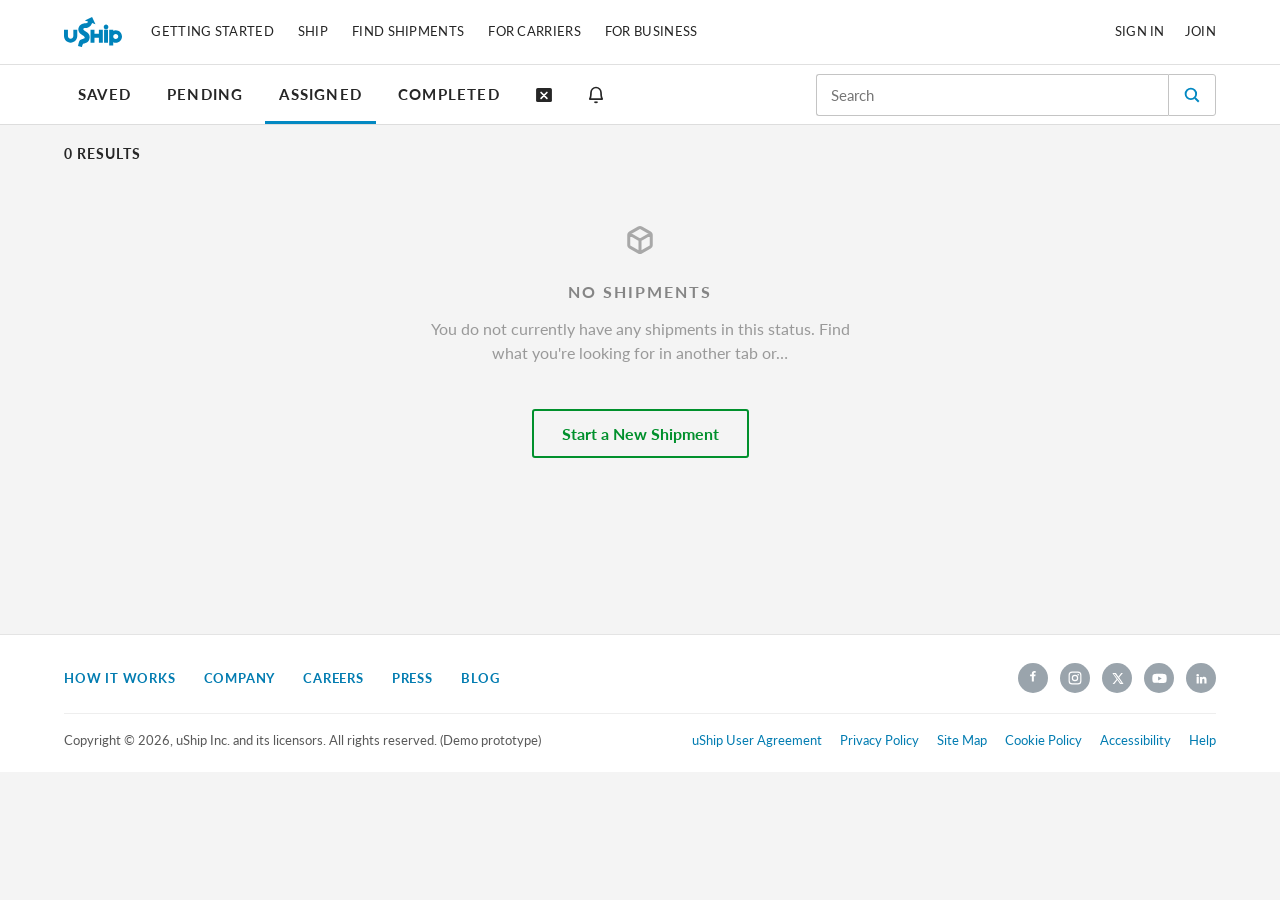
<file: shipments.html>
<!doctype html>
<html lang="en">
<head>
<meta charset="utf-8">
<meta name="viewport" content="width=device-width, initial-scale=1">
<title>My Shipments — uShip</title>
<link rel="preconnect" href="https://fonts.googleapis.com">
<link rel="preconnect" href="https://fonts.gstatic.com" crossorigin>
<link href="https://fonts.googleapis.com/css2?family=Lato:ital,wght@0,400;0,700;0,900;1,400&display=swap" rel="stylesheet">
<link rel="stylesheet" href="css/styles.css?v=3">
</head>
<body class="lp-page ms-page">

<!-- ============ Header (swapped to logged-in state by app.js) ============ -->
<header class="site-header">
  <div class="container">
    <a class="logo" href="index.html"><img src="assets/uship-logo.svg" alt="uShip"></a>
    <nav class="main-nav">
      <a href="#">Getting Started</a>
      <a href="#">Ship</a>
      <a href="#">Find Shipments</a>
      <a href="#">For Carriers</a>
      <a href="#">For Business</a>
    </nav>
    <div class="header-auth">
      <a href="signin.html">Sign In</a>
      <a href="#">Join</a>
    </div>
    <button class="menu-btn" aria-label="Menu">&#9776;</button>
  </div>
</header>

<!-- ============ Shipments toolbar ============ -->
<div class="ms-toolbar">
  <div class="container ms-toolbar-row">
    <div class="ms-cur">
      <span>Assigned</span>
      <span class="ms-cur-icons">
        <button class="ms-cur-toggle" id="ms-cur-toggle" aria-label="Change status filter">
          <svg width="26" height="26" viewBox="0 0 26 26" fill="none"><circle cx="13" cy="13" r="12" stroke="#0288c2" stroke-width="1.8"/><path d="M8.5 11l4.5 4.5L17.5 11" stroke="#0288c2" stroke-width="2" stroke-linecap="round"/></svg>
        </button>
        <svg width="20" height="20" viewBox="0 0 24 24" fill="none" stroke="#262626" stroke-width="2"><path d="M18 9a6 6 0 0 0-12 0c0 7-2 8-2 8h16s-2-1-2-8M13.7 20a2 2 0 0 1-3.4 0"/></svg>
      </span>
    </div>
    <nav class="ms-tabs" id="ms-tabs">
      <a href="#">Saved</a>
      <a href="#">Pending</a>
      <a href="#" class="active">Assigned</a>
      <a href="#">Completed</a>
      <a href="#" class="ms-m-extra">Canceled</a>
      <a href="#" class="ms-m-extra">Alerts</a>
      <button class="ms-icon-btn" aria-label="Archived">
        <svg width="20" height="20" viewBox="0 0 24 24"><rect x="2.5" y="3.5" width="19" height="17" rx="2" fill="#262626"/><path d="M8.5 9l7 7M15.5 9l-7 7" stroke="#fff" stroke-width="2" stroke-linecap="round"/></svg>
      </button>
      <button class="ms-icon-btn ms-bell" aria-label="Notifications">
        <svg width="20" height="20" viewBox="0 0 24 24" fill="none" stroke="#262626" stroke-width="2"><path d="M18 9a6 6 0 0 0-12 0c0 7-2 8-2 8h16s-2-1-2-8M13.7 20a2 2 0 0 1-3.4 0"/></svg>
      </button>
    </nav>
    <div class="ms-search">
      <input placeholder="Search">
      <button aria-label="Search"><svg width="18" height="18" viewBox="0 0 24 24" fill="none" stroke="#fff" stroke-width="2.5"><circle cx="10.5" cy="10.5" r="7"/><path d="M21 21l-5-5"/></svg></button>
    </div>
  </div>
</div>

<main class="ms-main">
  <div class="container">
    <p class="ms-count"><span id="ms-count">0</span> Results</p>
    <div class="ms-empty">
      <img src="assets/figma/icon-shipments.svg" alt="" class="ms-empty-icon">
      <h3>No Shipments</h3>
      <p>You do not currently have any shipments in this status. Find what you're looking for in another tab or&hellip;</p>
      <a class="ms-ship-btn" href="new-shipment.html">Start a New Shipment</a>
    </div>
  </div>
</main>

<!-- ============ Footer ============ -->
<footer class="lp-footer">
  <div class="container">
    <div class="lp-footer-top">
      <nav>
        <a href="#">How It Works</a>
        <a href="#">Company</a>
        <a href="#">Careers</a>
        <a href="#">Press</a>
        <a href="#">Blog</a>
      </nav>
      <div class="lp-social">
        <span><svg width="14" height="14" viewBox="0 0 24 24" fill="#fff"><path d="M13.5 9H16l.5-3h-3V4.5c0-.9.3-1.5 1.6-1.5H16.6V.2C16.3.2 15.3 0 14.1 0 11.6 0 10 1.5 10 4.2V6H7v3h3v9h3.5V9z"/></svg></span>
        <span><svg width="14" height="14" viewBox="0 0 24 24" fill="none" stroke="#fff" stroke-width="2"><rect x="2" y="2" width="20" height="20" rx="5"/><circle cx="12" cy="12" r="4.5"/><circle cx="17.5" cy="6.5" r="1.4" fill="#fff" stroke="none"/></svg></span>
        <span><svg width="13" height="13" viewBox="0 0 24 24" fill="#fff"><path d="M18.9 2H22l-7 8 8.2 12h-6.4l-5-7.3L6 22H2.9l7.5-8.6L2.5 2h6.6l4.5 6.6L18.9 2zm-1.1 18h1.7L7.1 3.9H5.3L17.8 20z"/></svg></span>
        <span><svg width="15" height="15" viewBox="0 0 24 24" fill="#fff"><path d="M23 7.2a3 3 0 0 0-2.1-2.1C19 4.5 12 4.5 12 4.5s-7 0-8.9.6A3 3 0 0 0 1 7.2 31 31 0 0 0 .5 12 31 31 0 0 0 1 16.8a3 3 0 0 0 2.1 2.1c1.9.6 8.9.6 8.9.6s7 0 8.9-.6a3 3 0 0 0 2.1-2.1A31 31 0 0 0 23.5 12 31 31 0 0 0 23 7.2zM9.8 15.3V8.7l5.8 3.3-5.8 3.3z"/></svg></span>
        <span><svg width="13" height="13" viewBox="0 0 24 24" fill="#fff"><path d="M4.98 3.5a2.49 2.49 0 1 1 0 4.98 2.49 2.49 0 0 1 0-4.98zM3 9h4v12H3zM9 9h3.8v1.7h.1c.5-1 1.8-2 3.7-2 4 0 4.7 2.6 4.7 6V21h-4v-5.5c0-1.3 0-3-1.9-3s-2.1 1.4-2.1 2.9V21H9z"/></svg></span>
      </div>
    </div>
    <div class="lp-footer-bottom">
      <small>Copyright © 2026, uShip Inc. and its licensors. All rights reserved. (Demo prototype)</small>
      <div class="legal-links">
        <a href="#">uShip User Agreement</a>
        <a href="#">Privacy Policy</a>
        <a href="#">Site Map</a>
        <a href="#">Cookie Policy</a>
        <a href="#">Accessibility</a>
        <a href="#">Help</a>
      </div>
    </div>
  </div>
</footer>

<script src="js/app.js?v=3"></script>
</body>
</html>
</file>
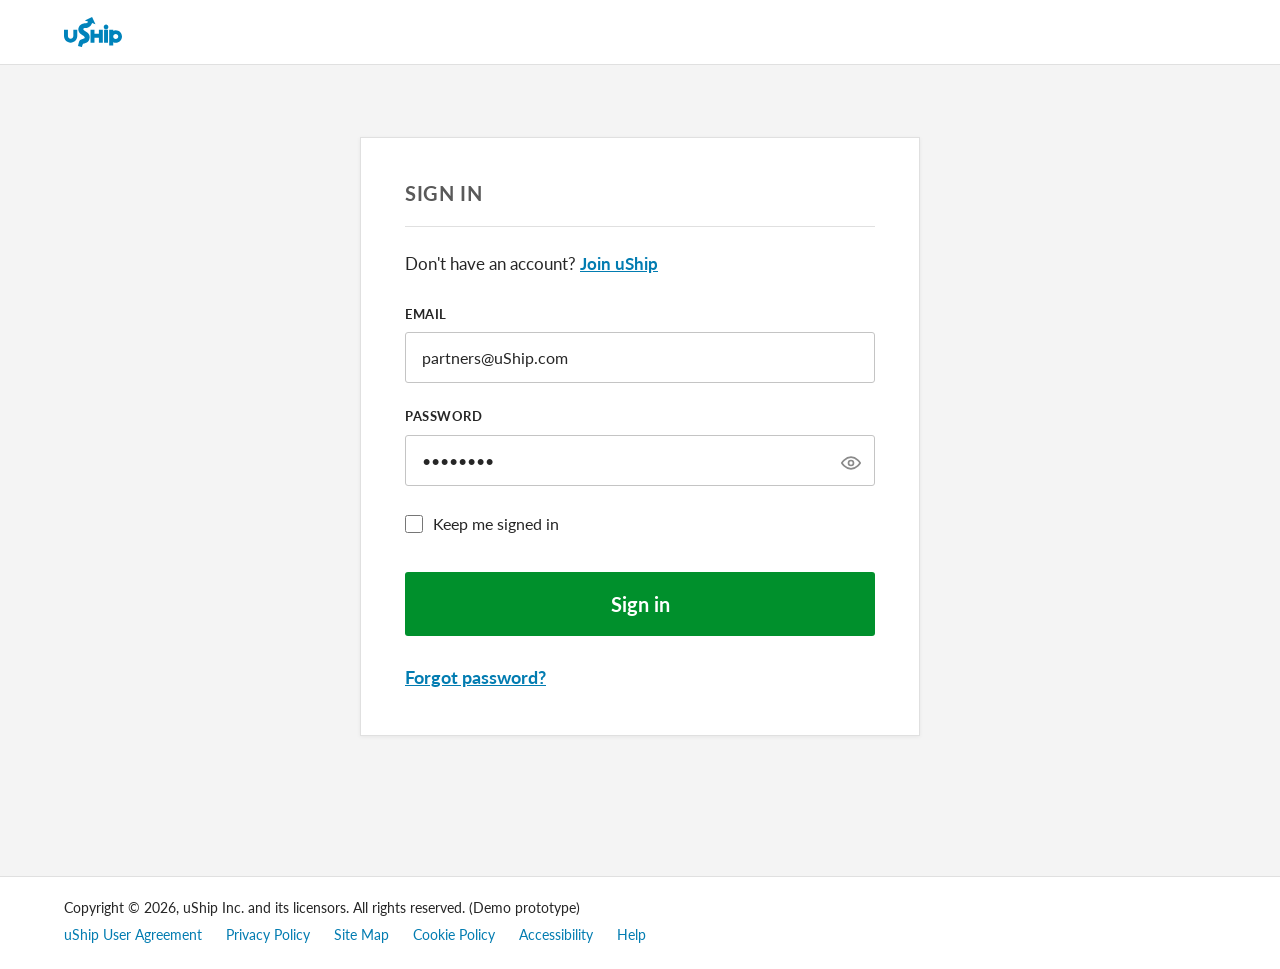
<file: signin.html>
<!doctype html>
<html lang="en">
<head>
<meta charset="utf-8">
<meta name="viewport" content="width=device-width, initial-scale=1">
<title>Sign In — uShip</title>
<link rel="preconnect" href="https://fonts.googleapis.com">
<link rel="preconnect" href="https://fonts.gstatic.com" crossorigin>
<link href="https://fonts.googleapis.com/css2?family=Lato:ital,wght@0,400;0,700;1,400&display=swap" rel="stylesheet">
<link rel="stylesheet" href="css/styles.css?v=3">
</head>
<body class="auth-page">

<!-- ============ Header (logo only) ============ -->
<header class="site-header">
  <div class="container">
    <a class="logo" href="index.html"><img src="assets/uship-logo.svg" alt="uShip"></a>
  </div>
</header>

<!-- ============ Sign in card ============ -->
<main class="auth-main">
  <div class="auth-card">
    <h1>Sign In</h1>
    <p class="auth-join">Don't have an account? <a href="#">Join uShip</a></p>
    <form onsubmit="return false">
      <label for="email">Email</label>
      <input type="email" id="email" value="partners@uShip.com" autocomplete="username">
      <label for="password">Password</label>
      <div class="pw-wrap">
        <input type="password" id="password" value="asdaf123" autocomplete="current-password">
        <button type="button" class="pw-toggle" id="pw-toggle" aria-label="Show password">
          <svg width="20" height="20" viewBox="0 0 24 24" fill="none" stroke="#8a8a8a" stroke-width="2"><path d="M1 12s4-7 11-7 11 7 11 7-4 7-11 7S1 12 1 12z"/><circle cx="12" cy="12" r="3"/></svg>
        </button>
      </div>
      <label class="auth-check"><input type="checkbox"> Keep me signed in</label>
      <a class="btn btn-primary auth-submit" href="#" data-next>Sign in</a>
      <a class="auth-forgot" href="#">Forgot password?</a>
    </form>
  </div>
</main>

<!-- ============ Slim footer ============ -->
<footer class="auth-footer">
  <div class="container">
    <small>Copyright © 2026, uShip Inc. and its licensors. All rights reserved. (Demo prototype)</small>
    <div class="legal-links">
      <a href="#">uShip User Agreement</a>
      <a href="#">Privacy Policy</a>
      <a href="#">Site Map</a>
      <a href="#">Cookie Policy</a>
      <a href="#">Accessibility</a>
      <a href="#">Help</a>
    </div>
  </div>
</footer>

<script src="js/app.js?v=3"></script>
</body>
</html>
</file>
<file: css/styles.css>
/* ============================================
   uShip Prototype — shared styles
   Tokens verified against live uship.com (computed styles)
   ============================================ */

:root {
  --green: #00902C;        /* buttons, stars */
  --green-dark: #007a25;
  --blue: #0083BB;         /* logo */
  --link: #027CB1;         /* text links */
  --ink: #262626;          /* body + headings */
  --gray: #757575;         /* footer / secondary text */
  --line: #e0e0e0;
  --bg: #ffffff;
  --bg-hero: #f4f4f4;
  --navy: #14222F;
  --radius: 3px;
  --maxw: 1200px;
  --font: "Lato", "Helvetica Neue", Arial, sans-serif;
}

* { box-sizing: border-box; margin: 0; padding: 0; }

html { scroll-behavior: smooth; }

body {
  font-family: var(--font);
  color: var(--ink);
  background: var(--bg);
  font-size: 16px;
  line-height: 1.5;
  -webkit-font-smoothing: antialiased;
}

img, svg { display: block; max-width: 100%; }

a { color: inherit; text-decoration: none; }

.container {
  max-width: var(--maxw);
  margin: 0 auto;
  padding: 0 24px;
}

/* ---------- Buttons ---------- */
.btn {
  display: inline-block;
  font: 700 18px/1.3 var(--font);
  padding: 14px 20px;
  border-radius: var(--radius);
  border: 3px solid transparent;
  cursor: pointer;
  text-align: center;
  transition: background .15s, color .15s;
}
.btn-primary { background: var(--green); color: #fff; }
.btn-primary:hover { background: var(--green-dark); }
.btn-outline { background: #fff; color: var(--green); border-color: var(--green); }
.btn-outline:hover { background: #f0faf3; }

/* ---------- Header ---------- */
.site-header {
  border-bottom: 1px solid var(--line);
  background: #fff;
  position: sticky;
  top: 0;
  z-index: 50;
}
.site-header .container {
  display: flex;
  align-items: center;
  gap: 28px;
  height: 64px;
}
.logo img, .logo svg { height: 30px; width: auto; }
.main-nav { display: flex; gap: 24px; flex: 1; }
.main-nav a {
  font-size: 13px;
  letter-spacing: .3px;
  text-transform: uppercase;
  color: var(--ink);
  padding: 8px 0;
}
.main-nav a:hover { color: var(--link); }
.header-auth { display: flex; gap: 20px; }
.header-auth a {
  font-size: 13px; letter-spacing: .3px;
  text-transform: uppercase; color: var(--ink);
}
.header-auth a:hover { color: var(--link); }
.menu-btn {
  display: none;
  background: none; border: none; cursor: pointer;
  font-size: 26px; line-height: 1; color: var(--ink);
  padding: 4px 8px;
}

/* ---------- Hero ---------- */
.hero { padding: 64px 0 72px; background: var(--bg-hero); }
.hero .container { display: grid; grid-template-columns: 1fr 1fr; gap: 56px; align-items: start; }
.hero h1 {
  font-size: 40px;
  line-height: 1.3;
  color: var(--ink);
  font-weight: 700;
  margin-bottom: 28px;
}
.hero .sub {
  color: var(--ink);
  font-size: 17px;
  font-weight: 700;
  line-height: 1.5;
  max-width: 540px;
  margin-bottom: 44px;
}

.hero-form select {
  width: 100%;
  max-width: 550px;
  display: block;
  padding: 15px 16px;
  font: 400 15px var(--font);
  color: var(--ink);
  border: 1px solid #c4c4c4;
  border-radius: var(--radius);
  background: #fff;
  margin-bottom: 36px;
  appearance: none;
  background-image: url("data:image/svg+xml,%3Csvg width='12' height='8' viewBox='0 0 12 8' xmlns='http://www.w3.org/2000/svg'%3E%3Cpath d='M1 1l5 5 5-5' stroke='%23595959' stroke-width='2' fill='none'/%3E%3C/svg%3E");
  background-repeat: no-repeat;
  background-position: right 16px center;
  cursor: pointer;
}
.hero-form select#subcategory { color: #8a8a8a; }
.hero-cta { display: flex; gap: 28px; margin-top: 8px; }
.hero-art { padding-top: 8px; }
.hero-art img { max-width: 520px; width: 100%; margin-left: auto; }

/* ---------- Category strip ---------- */
.cat-strip { background: #fff; padding-bottom: 44px; }
.cat-strip .container {
  display: grid;
  grid-template-columns: repeat(5, 1fr);
  gap: 16px;
}
.cat { text-align: center; cursor: pointer; transition: opacity .15s; }
.cat:hover { opacity: .8; }
.cat .cat-icon {
  height: 84px;
  margin-top: -42px;   /* icons straddle the hero's gray edge */
  display: flex; align-items: flex-end; justify-content: center;
  margin-bottom: 14px;
}
.cat .cat-icon img { max-height: 84px; width: auto; }
.cat h3 { font-size: 15px; font-weight: 700; letter-spacing: 1px; text-transform: uppercase; color: var(--ink); }
.cat p { font-size: 14px; color: var(--ink); margin-top: 4px; }

/* ---------- Section scaffolding ---------- */
.section { padding: 64px 0; }
.section-title {
  font-size: 24px;
  font-weight: 700;
  letter-spacing: .6px;
  text-transform: uppercase;
  text-align: center;
  color: var(--ink);
  margin-bottom: 10px;
}
.section-sub { color: var(--ink); font-size: 15px; text-align: center; margin-bottom: 44px; }

/* ---------- How it works ---------- */
.steps { display: grid; grid-template-columns: repeat(3, 1fr); gap: 36px; }
.step .step-art { margin-bottom: 18px; }
.step .step-art img { width: 100%; height: auto; }
.step h3 { font-size: 16px; font-weight: 700; text-transform: uppercase; color: var(--ink); margin-bottom: 6px; }
.step p { font-size: 15px; color: var(--ink); }

/* ---------- Testimonials ---------- */
.quote-grid { display: grid; grid-template-columns: repeat(3, 1fr); gap: 32px; padding-top: 70px; }
.quote-card {
  text-align: center;
  background: #fff;
  border: 1px solid #ececec;
  border-radius: 10px;
  box-shadow: 0 4px 14px rgba(0,0,0,.06);
  padding: 0 26px 28px;
}
.quote-card .quote-art {
  width: 130px; height: 130px; border-radius: 50%;
  background: var(--blue);
  display: flex; align-items: center; justify-content: center;
  margin: -65px auto 20px; overflow: hidden;
}
.quote-card .quote-art img { max-height: 86px; width: auto; }
.quote-card blockquote { font-size: 14px; font-style: italic; color: var(--ink); margin: 0 auto; }
.quote-card cite { display: block; margin-top: 12px; font-size: 13px; color: var(--ink-soft); font-style: normal; }

.quote-dots { display: none; text-align: center; margin-top: 24px; }
.quote-dots span {
  display: inline-block; width: 9px; height: 9px; border-radius: 50%;
  background: #c4c4c4; margin: 0 5px; cursor: pointer;
}
.quote-dots span.active { background: var(--ink); }

/* ---------- Ratings bar (navy band, mock) ---------- */
.ratings-bar { background: var(--navy); padding: 34px 0; }
.ratings-bar .container { display: grid; grid-template-columns: repeat(3, 1fr); gap: 24px; }
.rating { display: flex; align-items: center; justify-content: center; gap: 14px; }
.rating .score { font-size: 36px; font-weight: 700; color: #fff; line-height: 1; }
.rating .stars img { height: 15px; width: auto; }
.rating .meta { font-size: 10px; letter-spacing: .5px; text-transform: uppercase; color: #aeb9c2; margin-top: 4px; }
.rating .brand img { height: 24px; width: auto; filter: brightness(0) invert(1); }

/* ---------- Safe & sound ---------- */
.safe { padding-top: 24px; }
.safe .container { display: grid; grid-template-columns: 1.1fr 1fr; gap: 56px; align-items: start; }
.safe h2 {
  font-size: 30px; font-weight: 700; text-transform: uppercase;
  color: var(--ink); line-height: 1.3; margin-bottom: 18px;
}
.safe .lede { color: var(--ink); font-size: 16px; margin-bottom: 28px; max-width: 460px; }
.feature { display: flex; gap: 16px; margin-bottom: 26px; }
.feature .f-icon {
  flex: 0 0 38px; height: 38px; border-radius: 50%;
  background: #262626;
  display: flex; align-items: center; justify-content: center;
}
.feature .f-icon img { width: 18px; height: 18px; filter: brightness(0) invert(1); }
.feature h3 { font-size: 16px; font-weight: 700; color: var(--ink); margin-bottom: 4px; }
.feature p { font-size: 15px; color: var(--ink); }

/* ---------- Business ---------- */
.business {
  background: url("../assets/hero-bg.webp") center/cover no-repeat;
}
.business .container { display: grid; grid-template-columns: 1.05fr 1fr; gap: 56px; align-items: center; }
.business h2 {
  font-size: 26px; font-weight: 700; text-transform: uppercase;
  color: var(--ink); line-height: 1.3; margin-bottom: 12px;
}
.business .b-sub { font-weight: 700; }
.business p { font-size: 15px; color: var(--ink); margin-bottom: 14px; max-width: 520px; }
.business ul { margin: 16px 0 24px 20px; font-size: 15px; color: var(--ink); }
.business li { margin-bottom: 6px; }
.photo img { width: 100%; height: auto; }

/* ---------- Logos bar (navy band, white logos — mock) ---------- */
.logos-bar { background: var(--navy); padding: 44px 0; text-align: center; }
.logos-bar h2 {
  font-size: 14px; font-weight: 700; letter-spacing: 2px;
  text-transform: uppercase; color: #fff; margin-bottom: 30px;
}
.logo-row { display: flex; align-items: center; justify-content: center; gap: 56px; flex-wrap: wrap; }
.logo-row img { height: 32px; width: auto; }

/* ---------- Solutions ---------- */
.solutions-photo { margin-bottom: 48px; }
.solutions-photo img { border-radius: 10px; }
.sol-grid { display: grid; grid-template-columns: repeat(3, 1fr); gap: 44px; }
.sol .dot {
  width: 54px; height: 54px; border-radius: 50%;
  background: #0288c2; margin-bottom: 16px;
  display: flex; align-items: center; justify-content: center;
}
.sol .dot img { width: 24px; height: 24px; }
.sol h3 { font-size: 18px; font-weight: 700; color: var(--ink); margin-bottom: 10px; }
.sol p { font-size: 15px; color: var(--ink); margin-bottom: 12px; }
.sol a.text-link {
  font-size: 15px; font-weight: 700; color: var(--green);
  text-decoration: underline; text-underline-offset: 4px;
}
.sol a.text-link:hover { color: var(--green-dark); }

/* ---------- Carrier CTA ---------- */
.carrier { border-top: 1px solid var(--line); border-bottom: 1px solid var(--line); }
.carrier .container { display: grid; grid-template-columns: 1fr 1fr; gap: 56px; align-items: center; }
.carrier h2 { font-size: 24px; font-weight: 700; text-transform: uppercase; letter-spacing: .4px; color: var(--ink); margin-bottom: 14px; }
.carrier p { font-size: 15px; color: var(--ink); margin-bottom: 24px; max-width: 520px; }

/* ---------- Pillar / cost columns (homepage mock) ---------- */
.pillar-section { background: #f4f4f4; }
.section-title-sm { font-size: 18px; letter-spacing: 2px; }
.pillar-grid { display: grid; grid-template-columns: repeat(3, 1fr); gap: 44px 48px; }
.pillar { display: block; }
.pillar .p-icon { height: 40px; margin-bottom: 14px; }
.pillar .p-icon img { height: 40px; width: auto; }
.pillar h3 {
  font-size: 13px; font-weight: 700; letter-spacing: .6px;
  text-transform: uppercase; color: var(--link);
  text-decoration: underline; text-underline-offset: 3px;
  margin-bottom: 4px;
}
.pillar:hover h3 { color: #016692; }
.pillar .p-tags { font-size: 13px; color: var(--ink); margin-bottom: 12px; }
.pillar p { font-size: 14px; line-height: 1.5; color: #595959; }

/* ---------- App banner (navy) ---------- */
.app-banner { background: var(--navy); padding: 56px 0; }
.app-banner .container { display: grid; grid-template-columns: 1.2fr 1fr; gap: 48px; align-items: center; }
.app-banner h2 { font-size: 28px; font-weight: 700; color: #fff; margin-bottom: 8px; }
.app-banner p { font-size: 16px; color: #d6dde2; margin-bottom: 22px; }
.app-banner .badges img { max-width: 420px; width: 100%; }

/* ---------- FAQ (homepage mock) ---------- */
.faq-list { max-width: 640px; margin: 0 auto; }
.faq-list details { border-top: 1px solid var(--line); }
.faq-list details:last-child { border-bottom: 1px solid var(--line); }
.faq-list summary {
  cursor: pointer;
  list-style: none;
  display: flex; align-items: flex-start; gap: 14px;
  padding: 18px 4px;
  font: 700 13px/18px var(--font);
  letter-spacing: .8px;
  text-transform: uppercase;
  color: #262626;
}
.faq-list summary::-webkit-details-marker { display: none; }
.faq-chev {
  flex: none;
  width: 20px; height: 20px; border-radius: 50%;
  border: 1.6px solid #0288c2; color: #0288c2;
  display: inline-flex; align-items: center; justify-content: center;
  transition: transform .15s;
  margin-top: -1px;
}
.faq-list details[open] .faq-chev { transform: rotate(180deg); }
.faq-a { padding: 0 4px 22px 38px; }
.faq-a p { font: 400 14px/1.65 var(--font); color: #262626; margin-bottom: 14px; }
.faq-a p:last-child { margin-bottom: 0; }
.faq-a a { color: #027cb1; text-decoration: underline; }

/* ---------- Experts cards (homepage mock) ---------- */
.experts-grid { display: grid; grid-template-columns: repeat(3, 1fr); gap: 28px; max-width: 980px; margin: 0 auto; }
.expert-card h3 {
  font: 700 14px/1.45 var(--font); letter-spacing: .6px; text-transform: uppercase;
  color: var(--ink); margin-top: 14px;
}
.expert-card:hover h3 { color: var(--link); }
.expert-art { height: 170px; display: flex; align-items: center; justify-content: center; overflow: hidden; }
.expert-art img { width: 100%; height: 100%; object-fit: cover; }
.expert-art-dark { background: #1c3245; }
.expert-art-light { background: #cfe4f5; }
.expert-art-mid { background: #2f7fc1; }

/* ---------- Homepage footer (white, mock) ---------- */
.home-footer { background: #fff; border-top: 1px solid var(--line); padding: 28px 0 28px; margin-top: 64px; }
.hf-row { padding: 14px 0; border-bottom: 1px solid #eee; }
.hf-cost h5 { font: 700 11px/16px var(--font); letter-spacing: 1px; text-transform: uppercase; color: #595959; margin-bottom: 10px; }
.hf-cost nav, .hf-company nav { display: flex; gap: 24px; flex-wrap: wrap; }
.hf-cost a { font: 400 14px var(--font); color: #027cb1; }
.hf-company { display: flex; align-items: center; justify-content: space-between; flex-wrap: wrap; gap: 14px; }
.hf-company a { font: 400 13px var(--font); letter-spacing: .6px; text-transform: uppercase; color: #027cb1; }
.hf-cost a:hover, .hf-company a:hover { text-decoration: underline; }
.hf-region { text-align: right; font: 400 13px var(--font); color: #595959; padding: 12px 0; border-bottom: 1px solid #eee; }
.hf-legal { display: flex; justify-content: space-between; align-items: center; flex-wrap: wrap; gap: 12px; padding-top: 18px; }
.hf-legal small { font: 400 13px var(--font); color: #999; }
.hf-legal nav { display: flex; gap: 18px; flex-wrap: wrap; }
.hf-legal a { font: 400 13px var(--font); color: #027cb1; }
.hf-legal a:hover { text-decoration: underline; }

/* ---------- Footer (navy) ---------- */
.site-footer { background: var(--navy); color: #aeb9c2; padding: 56px 0 32px; }
.footer-cols { display: grid; grid-template-columns: 1fr 2fr 1fr; gap: 40px; padding-bottom: 32px; border-bottom: 1px solid #2b3a48; }
.footer-cols h4 { font-size: 13px; font-weight: 700; letter-spacing: 1px; text-transform: uppercase; color: #fff; margin-bottom: 14px; }
.footer-cols ul { list-style: none; }
.footer-cols li { margin-bottom: 8px; }
.footer-cols a { font-size: 14px; color: #aeb9c2; }
.footer-cols a:hover { color: #fff; }
.footer-cols .inline-list { display: flex; flex-wrap: wrap; gap: 8px 22px; }
.site-footer .logo img { height: 28px; filter: brightness(0) invert(1); }
.footer-legal { display: flex; justify-content: space-between; align-items: center; flex-wrap: wrap; gap: 14px; padding-top: 26px; }
.footer-legal small { font-size: 12px; }
.footer-legal .legal-links { display: flex; flex-wrap: wrap; gap: 18px; }
.footer-legal .legal-links a { font-size: 12px; color: #aeb9c2; }
.footer-legal .legal-links a:hover { color: #fff; }


/* ---------- Logged-in header (Figma 254:328) ---------- */
.site-header.signed-in .container { height: 77px; }
.auth-left { display: flex; align-items: center; gap: 24px; flex: 1; }
.auth-tabs { display: flex; gap: 12px; align-items: center; }
.auth-tab {
  display: flex; align-items: center; gap: 8px;
  padding: 12px 16px;
  font: 400 16px/22px var(--font);
  color: #374151;
}
.auth-tab img { width: 20px; height: 20px; }
.auth-tab:hover { color: var(--link); }
.auth-right { display: flex; align-items: center; gap: 24px; }
.badge-ihd {
  display: inline-flex; align-items: center; gap: 4px;
  height: 31px; padding: 4px 8px;
  background: #6d4092; border: 1px solid #6d4092; border-radius: 2px;
  font: 700 10px/18px var(--font);
  letter-spacing: .35px; text-transform: uppercase; color: #fff;
  white-space: nowrap;
}
.badge-ihd img { width: 14px; height: 14px; }

.auth-user {
  display: flex; align-items: center; gap: 12px;
  cursor: pointer; position: relative;
  background: none; border: none; font-family: var(--font);
}
.auth-user .avatar { width: 48px; height: 48px; }
.auth-user .user-name { font: 700 14px/19px var(--font); color: #374151; }
.auth-user .chev { width: 16px; height: 16px; }
.auth-help { height: 53px; width: 55px; display: flex; align-items: center; }
.user-menu {
  position: absolute; top: 56px; right: 0;
  background: #fff; border: 1px solid var(--line); border-radius: 4px;
  box-shadow: 0 4px 14px rgba(0,0,0,.12);
  min-width: 160px; padding: 6px 0; z-index: 60;
  display: none;
}
.user-menu.open { display: block; }
.user-menu a {
  display: block; padding: 10px 16px;
  font-size: 14px; color: #374151; text-align: left;
}
.user-menu a:hover { background: #f4f4f4; }

/* ---------- Auth (sign in) ---------- */
.auth-page { background: #f4f4f4; min-height: 100vh; display: flex; flex-direction: column; }
.auth-main { flex: 1; display: flex; justify-content: center; padding: 72px 24px 140px; }
.auth-card {
  background: #fff;
  border: 1px solid var(--line);
  box-shadow: 0 1px 4px rgba(0,0,0,.06);
  width: 100%;
  max-width: 560px;
  height: fit-content;
  padding: 40px 44px 44px;
}
.auth-card h1 {
  font-size: 20px; font-weight: 700; letter-spacing: .6px;
  text-transform: uppercase; color: #595959;
  padding-bottom: 18px; margin-bottom: 24px;
  border-bottom: 1px solid var(--line);
}
.auth-join { font-size: 17px; color: var(--ink); margin-bottom: 28px; }
.auth-join a { color: var(--link); font-weight: 700; text-decoration: underline; }
.auth-card label {
  display: block;
  font-size: 13px; font-weight: 700; letter-spacing: .5px;
  text-transform: uppercase; color: var(--ink);
  margin-bottom: 8px;
}
.auth-card input[type="email"],
.auth-card input[type="password"],
.auth-card input[type="text"] {
  width: 100%;
  padding: 15px 44px 15px 16px;
  font: 400 16px var(--font);
  color: var(--ink);
  border: 1px solid #c4c4c4;
  border-radius: var(--radius);
  margin-bottom: 24px;
}
.auth-card input:focus { outline: 2px solid var(--link); outline-offset: -1px; }
.pw-wrap { position: relative; }
.pw-toggle {
  position: absolute; right: 12px; top: 16px;
  background: none; border: none; cursor: pointer; padding: 2px;
}
.auth-check {
  display: flex !important; align-items: center; gap: 10px;
  font-size: 16px !important; font-weight: 400 !important;
  text-transform: none !important; letter-spacing: 0 !important;
  margin: 2px 0 36px !important;
  cursor: pointer;
}
.auth-check input { width: 18px; height: 18px; accent-color: var(--green); }
.auth-submit { display: block; width: 100%; font-size: 20px; padding: 16px; margin-bottom: 28px; }
.auth-forgot { font-size: 18px; font-weight: 700; color: var(--link); text-decoration: underline; }
.auth-footer { background: #fff; border-top: 1px solid var(--line); padding: 20px 0 24px; }
.auth-footer small { display: block; font-size: 14px; color: var(--ink); margin-bottom: 6px; }
.auth-footer .legal-links { display: flex; flex-wrap: wrap; gap: 24px; }
.auth-footer .legal-links a { font-size: 14px; color: var(--link); }
.auth-footer .legal-links a:hover { text-decoration: underline; }

@media (max-width: 600px) {
  .auth-main { padding: 24px 16px 80px; }
  .auth-card { padding: 28px 22px 32px; }
}

/* ---------- New Shipment page (Figma 33:1761) ---------- */
.ns-page { background: #f4f4f4; }
.page-title-bar { background: #fff; border-bottom: 1px solid #cdd2d7; }
.page-title-bar h1 { font: 700 24px/31px var(--font); color: #374151; padding: 30px 0; }
.ns-main { padding: 48px 0 64px; }
.ns-section { margin-bottom: 48px; }
.ns-section-head {
  display: flex; align-items: center; gap: 16px;
  padding-bottom: 16px; margin-bottom: 24px;
  border-bottom: 1px solid #cdd2d7;
}
.ns-head-label {
  display: inline-flex; align-items: center; gap: 8px;
  font: 700 18px/24px var(--font); color: #374151;
}
.ns-head-label img { width: 20px; height: 20px; }
.ns-head-divider { width: 1px; height: 29px; background: #cdd2d7; }
.ns-head-sub { font: 400 16px/22px var(--font); color: #4b5563; }

.ihd-card {
  display: grid; grid-template-columns: 1fr 457px;
  border-radius: 12px;
  box-shadow: 0 2px 6px rgba(45,55,70,.12), 0 4px 10px rgba(55,65,80,.08);
}
.ihd-card-body {
  background: #fff;
  border-radius: 12px 0 0 12px;
  padding: 39px 45px 39px 46px;
}
.ihd-eyebrow {
  display: inline-flex; align-items: center; gap: 4px;
  font: 700 12px/16px var(--font); color: #9ca3af;
  margin-bottom: 24px;
}
.ihd-eyebrow img { width: 12px; height: 12px; }
.ihd-card-body h2 { font: 700 24px/31px var(--font); color: #374151; margin-bottom: 24px; }
.ihd-card-body p { font: 400 14px/19px var(--font); color: #4b5563; max-width: 429px; margin-bottom: 24px; }
.btn-ihd {
  display: inline-flex; align-items: center; gap: 8px;
  background: #027cb1; color: #fff;
  font: 700 16px/24px var(--font);
  padding: 16px 24px; border-radius: 4px;
  margin-bottom: 24px;
  transition: background .15s;
}
.btn-ihd:hover { background: #016692; }
.btn-ihd img { width: 24px; height: 24px; }
.ihd-perks { display: flex; gap: 16px; flex-wrap: wrap; }
.ihd-perks span {
  display: inline-flex; align-items: center; gap: 6px;
  font: 700 12px/16px var(--font); color: #9ca3af;
  white-space: nowrap;
}
.ihd-perks img { width: 16px; height: 16px; }
.ihd-card-photo { position: relative; border-radius: 0 12px 12px 0; overflow: hidden; }
.ihd-card-photo img { width: 100%; height: 100%; object-fit: cover; }
.ihd-card-photo::after {
  content: ""; position: absolute; inset: 0;
  background: linear-gradient(to bottom, rgba(0,0,0,.2), rgba(102,102,102,.2));
}

.ns-grid {
  display: grid; grid-template-columns: repeat(4, 1fr);
  gap: 41px 31px;
}
.ns-card {
  background: #fff;
  border-radius: 8px;
  box-shadow: 0 2px 6px rgba(45,55,70,.12), 0 4px 10px rgba(55,65,80,.08);
  min-height: 265px;
  padding: 24px 38px;
  text-align: center;
  transition: box-shadow .15s, transform .15s;
}
.ns-card:hover { box-shadow: 0 6px 16px rgba(45,55,70,.18), 0 8px 20px rgba(55,65,80,.1); transform: translateY(-2px); }
.ns-card-img { height: 140px; display: flex; align-items: center; justify-content: center; margin-bottom: 10px; }
.ns-card-img img { max-height: 138px; max-width: 100%; width: auto; }
.ns-card h3 { font: 700 16px/20px var(--font); text-transform: uppercase; color: #000; margin-bottom: 8px; }
.ns-card p { font: 400 14px/19px var(--font); color: #000; }

@media (max-width: 1000px) {
  .ihd-card { grid-template-columns: 1fr; }
  .ihd-card-body { border-radius: 12px 12px 0 0; }
  .ihd-card-photo { border-radius: 0 0 12px 12px; min-height: 220px; }
  .ihd-card-photo::after { border-radius: 0 0 12px 12px; }
  .ns-grid { grid-template-columns: repeat(2, 1fr); gap: 20px; }
}
@media (max-width: 560px) {
  .ns-grid { grid-template-columns: 1fr; }
}

/* ---------- List a Shipment (IHD) ---------- */
.ls-page { background: #f4f4f4; }
.ls-hero {
  position: relative;
  min-height: 390px;
  background: linear-gradient(120deg, #3a4654, #68727e);
  display: flex; align-items: center; justify-content: center;
  overflow: hidden;
}
.ls-hero-img { position: absolute; inset: 0; width: 100%; height: 100%; object-fit: cover; }
.ls-hero::after { content: ""; position: absolute; inset: 0; background: rgba(20, 25, 32, .35); }
.ls-hero-text { position: relative; z-index: 1; text-align: center; color: #fff; padding: 48px 24px; max-width: 980px; }
.ls-hero-text h1 { font: 700 42px/1.4 var(--font); text-transform: uppercase; letter-spacing: 1.5px; margin-bottom: 20px; text-shadow: 0 1px 4px rgba(0,0,0,.45); }
.ls-hero-text p { font: 400 19px/1.45 var(--font); text-shadow: 0 1px 3px rgba(0,0,0,.45); }

.ls-title { text-transform: uppercase; letter-spacing: 1px; font-size: 22px !important; }
.ls-main { padding: 40px 0 64px; }
.ls-layout { display: grid; grid-template-columns: minmax(auto, 700px) 220px; gap: 16px; align-items: start; }

.ls-card {
  background: #fff;
  border: 1px solid var(--line);
  padding: 28px 24px 40px;
}
.ls-card-title {
  font: 700 16px/20px var(--font); letter-spacing: .5px; text-transform: uppercase;
  color: #374151;
  padding-bottom: 16px; margin-bottom: 28px;
  border-bottom: 1px solid var(--line);
}
.ls-item-row { display: grid; grid-template-columns: 380px 1fr; gap: 44px; margin-bottom: 40px; }

.ls-label {
  display: block;
  font: 700 11px/14px var(--font); letter-spacing: .6px; text-transform: uppercase;
  color: #374151; margin-bottom: 6px;
}
.ls-input, .ls-select {
  width: 100%;
  height: 40px;
  padding: 0 12px;
  font: 400 14px var(--font); color: var(--ink);
  border: 1px solid #bdbdbd; border-radius: 2px; background: #fff;
}
.ls-select {
  appearance: none;
  background-image: url("data:image/svg+xml,%3Csvg width='12' height='8' viewBox='0 0 12 8' xmlns='http://www.w3.org/2000/svg'%3E%3Cpath d='M1 1l5 5 5-5' stroke='%23595959' stroke-width='2' fill='none'/%3E%3C/svg%3E");
  background-repeat: no-repeat; background-position: right 12px center;
  cursor: pointer;
}
.ls-combo {
  background-image: url("data:image/svg+xml,%3Csvg width='38' height='38' viewBox='0 0 38 38' xmlns='http://www.w3.org/2000/svg'%3E%3Crect x='0.5' y='0.5' width='37' height='37' fill='%23ffffff' stroke='%23bdbdbd'/%3E%3Cpath d='M13 16l6 6 6-6' stroke='%23374151' stroke-width='1.5' fill='none'/%3E%3C/svg%3E");
  background-position: right -1px center;
  background-size: 39px 100%;
  padding-right: 50px;
  color: #8a8a8a;
}
.ls-combo.filled { color: var(--ink); }
.ls-help { font: 400 12px/16px var(--font); color: #6b7280; margin: 6px 0 20px; }
.ls-item { margin-bottom: 28px; }
.ls-item + .ls-item { border-top: 1px solid var(--line); padding-top: 24px; }
.ls-item-head {
  display: none;
  align-items: center; justify-content: space-between;
  margin-bottom: 10px;
}
.ls-form.multi .ls-item-head { display: flex; }
.ls-item-title { font: 700 13px/18px var(--font); color: #374151; }
.ls-remove { font: 400 12px/16px var(--font); color: #027cb1; }
.ls-remove:hover { text-decoration: underline; }
.ls-error { display: none; font: 400 11px/15px var(--font); color: #c0392b; margin-top: 5px; }
.ls-item.invalid .ls-error { display: block; }
.ls-item.invalid .ls-ftype { border-color: #c0392b; }
.ls-item.invalid .ls-help { margin-top: 4px; }
.ls-dims { display: grid; grid-template-columns: 1fr 1fr 1fr 64px; gap: 0 10px; margin-bottom: 18px; }
.ls-dims > div:nth-child(2) .ls-input, .ls-dims > div:nth-child(3) .ls-input { margin-left: -1px; width: calc(100% + 1px); }
.ls-dims > div:nth-child(2), .ls-dims > div:nth-child(3) { margin-left: -10px; }
.ls-weight { display: grid; grid-template-columns: 1fr 64px 60px; gap: 0 26px; margin-bottom: 20px; }
.ls-weight > div:nth-child(2) { margin-left: -26px; }
.ls-weight > div:nth-child(2) .ls-select { margin-left: -1px; width: calc(100% + 1px); }
.ls-add {
  width: 100%;
  padding: 8px;
  background: #ececec; border: none; border-radius: 2px;
  font: 700 14px var(--font); color: #374151;
  cursor: pointer;
}
.ls-add:hover { background: #e2e2e2; }

.ls-packaging { text-align: center; }
.ls-packaging h3 { font: 700 15px/20px var(--font); color: #374151; margin-bottom: 8px; }
.ls-packaging p { font: 400 13px/18px var(--font); color: #6b7280; margin-bottom: 14px; }
.ls-packaging img { max-width: 150px; margin: 0 auto; }
.ls-packaging { max-width: 190px; justify-self: center; }

.ls-locations {
  display: grid; grid-template-columns: 1fr 1fr; gap: 40px;
  border-top: 1px solid var(--line);
  padding: 28px 0 36px;
}
.ls-locations h3 { font: 700 16px/20px var(--font); color: #374151; margin-bottom: 14px; }
.ls-zip-wrap { position: relative; max-width: 300px; }
.ls-zip-wrap .ls-input { border-radius: 3px; }
.ls-zip { padding-left: 34px; }
.zip-arrow { position: absolute; left: 12px; top: 50%; transform: translateY(-50%); color: #027cb1; font-size: 15px; }
.zip-arrow.dn { color: #027cb1; }

.ls-estimate {
  display: grid; grid-template-columns: 1fr 1fr;
  border-top: 1px solid var(--line);
  padding-top: 28px; margin-bottom: 36px;
}
.ls-est-about { padding-right: 36px; border-right: 1px solid var(--line); }
.ls-est-about h3 { font: 700 14px/18px var(--font); letter-spacing: .4px; text-transform: uppercase; color: #374151; margin-bottom: 14px; }
.ls-est-about p { font: 400 14px/19px var(--font); color: #374151; margin-bottom: 14px; }
.ls-est-box { padding-left: 36px; }
.ls-est-box h3 { font: 700 14px/18px var(--font); letter-spacing: .4px; text-transform: uppercase; color: #374151; text-align: center; margin-bottom: 14px; }
.ls-est-hint { font: 400 14px/19px var(--font); color: #374151; text-align: center; margin-bottom: 18px; }
.ls-est-row {
  display: flex; justify-content: space-between; align-items: center;
  font: 400 13px var(--font); color: #374151;
  margin-bottom: 14px; padding: 0 12px;
}
.ls-est-row span:last-child, .ls-est-total span:last-child { font: 700 22px var(--font); color: #262626; }
.ls-est-row sup, .ls-est-total sup { font-size: 13px; font-weight: 700; vertical-align: super; margin-right: 1px; }
.ls-est-total {
  display: flex; justify-content: space-between; align-items: center;
  font: 400 13px var(--font); color: #374151;
  border-top: 1px solid var(--line);
  margin-top: 22px; padding: 18px 12px 0;
}
.ls-demo-alert {
  display: flex; gap: 10px; align-items: center;
  background: #f7fcff; border: 1px solid #cde4f0;
  padding: 10px 14px; border-radius: 3px;
  margin-top: 24px;
}
.ls-demo-alert svg { flex: none; }
.ls-demo-alert p { font: 400 13px/18px var(--font); letter-spacing: .3px; color: #262626; }
.ls-demo-alert a { color: #027cb1; font-weight: 700; }
.ls-demo-alert a:hover { text-decoration: underline; }
.ls-continue-wrap { text-align: center; margin-bottom: 44px; }
.ls-continue {
  display: inline-block;
  min-width: 170px; padding: 13px 28px;
  border-radius: 3px;
  font: 700 16px/1.3 var(--font);
  background: #b3b3b3; color: #fff;
  pointer-events: none;
  transition: background .15s;
}
.ls-continue.enabled { background: var(--green); pointer-events: auto; }
.ls-continue.enabled:hover { background: var(--green-dark); }

.ls-steps { border-top: 1px solid var(--line); padding-top: 28px; }
.ls-steps h3 { font: 700 15px/20px var(--font); letter-spacing: .5px; text-transform: uppercase; color: #374151; margin-bottom: 18px; }
.ls-steps h4 { font: 700 15px/20px var(--font); color: #374151; margin: 18px 0 8px; }
.ls-steps p { font: 400 14px/19px var(--font); color: #374151; margin-bottom: 8px; }
.ls-fine { font-size: 12px !important; color: #6b7280 !important; }
.ls-link { color: #027cb1; font-weight: 700; }
.ls-link:hover { text-decoration: underline; }

.ls-aside {
  padding: 24px 0 0 4px;
}
.ls-aside h3 { font: 700 15px/20px var(--font); color: #374151; margin-bottom: 10px; }
.ls-aside p { font: 400 14px/19px var(--font); color: #374151; }

@media (max-width: 900px) {
  .ls-layout { grid-template-columns: 1fr; }
  .ls-item-row, .ls-locations, .ls-estimate { grid-template-columns: 1fr; }
  .ls-est-about { border-right: none; padding-right: 0; margin-bottom: 24px; }
  .ls-est-box { padding-left: 0; }
  .ls-hero-text h1 { font-size: 24px; }
  .ls-card { padding: 24px 20px 32px; }
  .ls-aside { padding: 0; }
}

/* ---------- Loading overlay ---------- */
.load-overlay {
  position: fixed; inset: 0; z-index: 200;
  background: rgba(255,255,255,.96);
  display: flex; flex-direction: column; align-items: center; justify-content: center; gap: 26px;
}
.load-spinner {
  width: 44px; height: 44px; border-radius: 50%;
  border: 4px solid #ddd; border-top-color: #0288c2;
  animation: lspin .9s linear infinite;
}
@keyframes lspin { to { transform: rotate(360deg); } }
.load-overlay p {
  font: 700 16px var(--font); letter-spacing: 1.6px;
  text-transform: uppercase; color: #027cb1;
}

/* ---------- Listing page ---------- */
.lp-page { background: #f4f4f4; }
.lp-main { padding: 32px 0 56px; }
.lp-layout { display: grid; grid-template-columns: 1fr 300px; gap: 28px; align-items: start; }
.lp-card {
  background: #fff;
  border: 1px solid #e4e4e4;
  padding: 24px;
}
.lp-title-row { display: flex; justify-content: space-between; align-items: flex-start; gap: 20px; margin-bottom: 8px; }
.lp-title-row h1 { font: 700 28px/1.2 var(--font); color: #262626; margin-bottom: 6px; }
.lp-byline { font: 400 15px var(--font); color: #262626; }
.lp-name { color: #027cb1; font-weight: 700; }
.lp-sep { color: #bbb; margin: 0 4px; }
.lp-active {
  display: inline-block; margin-left: 10px;
  background: #e5f3fa; color: #0a5c80;
  font: 700 10px/18px var(--font); letter-spacing: .8px; text-transform: uppercase;
  padding: 0 8px; border-radius: 2px;
}
.lp-actions { display: flex; }
.lp-edit-btn {
  background: #027cb1; color: #fff;
  font: 700 16px/1.2 var(--font);
  padding: 13px 20px; border-radius: 4px 0 0 4px;
}
.lp-edit-btn:hover { background: #016692; }
.lp-edit-caret {
  background: #027cb1; color: #fff; border: none; border-left: 1px solid rgba(255,255,255,.4);
  padding: 0 14px; border-radius: 0 4px 4px 0;
  font-size: 18px; cursor: pointer; line-height: 1;
}
.lp-tabs { display: flex; gap: 8px; border-bottom: 1px solid #ddd; margin: 18px 0 24px; }
.lp-tabs a {
  font: 700 17px var(--font); color: #262626;
  padding: 8px 16px 10px;
  border-bottom: 3px solid transparent;
}
.lp-tabs a.active { color: #027cb1; border-bottom-color: #027cb1; }
.lp-tabs a:hover { color: #027cb1; }

.lp-top-grid { display: grid; grid-template-columns: 1.55fr 1fr; gap: 24px; margin-bottom: 24px; }
.lp-success h2 { font: 700 15px var(--font); letter-spacing: .8px; text-transform: uppercase; color: #262626; margin-bottom: 14px; }
.lp-success-head { display: flex; align-items: center; gap: 8px; }
.ihd-mark { width: 22px; height: auto; }
.lp-success-lede { font: 700 16px/1.4 var(--font); color: #262626; margin-bottom: 12px; }
.lp-success p { font: 400 15px/1.5 var(--font); color: #595959; }
.lp-label { font: 700 11px/14px var(--font); letter-spacing: 1.1px; text-transform: uppercase; color: #262626; }
.lp-steps { list-style: none; margin-top: 14px; }
.lp-steps li { display: flex; align-items: center; gap: 12px; font: 400 15px/1.4 var(--font); color: #262626; margin-bottom: 14px; }
.lp-steps a { color: #027cb1; font-weight: 700; }
.lp-steps a:hover { text-decoration: underline; }
.lp-bullet {
  flex: 0 0 22px; height: 22px; border-radius: 50%;
  border: 2px solid #0288c2; color: #0288c2;
  display: flex; align-items: center; justify-content: center;
  font: 700 13px var(--font);
}
.lp-bullet.done { border-color: #00902c; color: #00902c; }

.lp-photos { display: flex; flex-direction: column; align-items: center; justify-content: center; text-align: center; gap: 10px; padding: 40px 24px; }
.lp-photos h3 { font: 700 14px var(--font); letter-spacing: .8px; text-transform: uppercase; color: #595959; margin-top: 8px; }
.lp-photos p { font: 400 14px var(--font); color: #757575; }
.lp-link { font: 700 13px var(--font); letter-spacing: .6px; text-transform: uppercase; color: #027cb1; }
.lp-link:hover { text-decoration: underline; }
.lp-filetypes { margin-top: 22px; font-size: 13px !important; }

.lp-pud { margin-bottom: 24px; padding: 0; }
.lp-pud-grid { display: grid; grid-template-columns: 1fr 1fr; gap: 24px; padding: 24px; }
.lp-pud h3 { font: 400 16px var(--font); color: #595959; margin-bottom: 10px; }
.lp-pud-edit { display: flex; align-items: center; gap: 10px; margin-bottom: 10px; }
.zip-arrow-s { color: #595959; font-size: 15px; }
.lp-addr { font: 400 15px/1.5 var(--font); color: #262626; margin: 0 0 14px 26px; }
.lp-dates { font: 400 15px var(--font); color: #262626; display: flex; align-items: center; gap: 8px; }
.lp-distance { border-top: 1px solid #e4e4e4; padding: 16px 24px; font: 400 15px var(--font); color: #262626; display: flex; align-items: center; gap: 8px; }
.lp-distance strong { margin: 0 4px; }

.lp-details h2 { font: 700 15px var(--font); letter-spacing: .8px; text-transform: uppercase; color: #262626; }
.lp-details-head { display: flex; justify-content: space-between; align-items: center; padding-bottom: 16px; }
.lp-caret { color: #595959; font-size: 18px; cursor: pointer; }
.lp-detail-row {
  display: grid; grid-template-columns: 180px 1fr; gap: 24px;
  border-top: 1px solid #e4e4e4; padding: 22px 0;
}
.lp-detail-key { font: 400 16px var(--font); color: #595959; }
.lp-detail-title { font: 700 16px var(--font); color: #262626; margin-bottom: 16px; }
.lp-kv-grid { display: grid; grid-template-columns: repeat(3, 1fr); gap: 20px 24px; max-width: 560px; }
.lp-kv-grid h5, .lp-detail-body .lp-label { font: 700 11px/14px var(--font); letter-spacing: 1.1px; text-transform: uppercase; color: #595959; margin-bottom: 5px; }
.lp-kv-grid p { font: 700 15px var(--font); color: #262626; }
.lp-service { font: 700 15px var(--font); color: #262626; margin-top: 8px; }
.lp-service::first-letter { color: #00902c; }

.lp-rail { display: flex; flex-direction: column; gap: 20px; margin-top: 118px; }
.lp-offer h3 { font: 700 16px/1.3 var(--font); letter-spacing: .8px; text-transform: uppercase; color: #262626; text-align: center; border-bottom: 1px solid #e4e4e4; padding-bottom: 16px; margin-bottom: 4px; }
.lp-offer-row { display: flex; justify-content: space-between; align-items: center; gap: 10px; padding: 16px 0; }
.lp-row-line { border-bottom: 1px solid #eee; }
.lp-blabel { font: 700 13px/1.3 var(--font); letter-spacing: 1px; text-transform: uppercase; color: #262626; }
.lp-offer-num { color: #262626; white-space: nowrap; }
.lp-offer-num sup { font: 700 17px var(--font); vertical-align: 12px; }
.lp-offer-num span { font: 900 32px var(--font); letter-spacing: .5px; }
.lp-num-total span { font-size: 34px; }
.lp-offer-meta { font: 400 15px/1.5 var(--font); color: #595959; text-align: center; margin: 10px 0 14px; }
.lp-offer-final { font: 700 13px var(--font); color: #262626; text-align: center; margin-top: 14px; }
.lp-watch { display: flex; align-items: center; justify-content: space-around; text-align: center; }
.lp-watch p { font: 400 18px var(--font); color: #262626; margin-top: 6px; }
.lp-watch strong { font-size: 20px; margin-left: 6px; }
.lp-watch-div { width: 1px; height: 44px; background: #e4e4e4; }
.lp-shield { text-align: center; padding: 30px 24px; }
.lp-shield svg { margin: 0 auto 14px; }
.lp-shield h3 { font: 700 17px var(--font); color: #262626; margin-bottom: 10px; }
.lp-shield p { font: 400 14px/1.5 var(--font); color: #595959; margin-bottom: 14px; }

.lp-footer { background: #fff; border-top: 1px solid #e4e4e4; padding: 28px 0 24px; }
.lp-footer-top { display: flex; justify-content: space-between; align-items: center; flex-wrap: wrap; gap: 16px; padding-bottom: 20px; border-bottom: 1px solid #eee; }
.lp-footer-top nav { display: flex; gap: 28px; flex-wrap: wrap; }
.lp-footer-top nav a { font: 700 13px var(--font); letter-spacing: .8px; text-transform: uppercase; color: #027cb1; }
.lp-footer-top nav a:hover { text-decoration: underline; }
.lp-social { display: flex; gap: 12px; }
.lp-social span {
  width: 30px; height: 30px; border-radius: 50%;
  background: #9aa4ac; color: #fff;
  display: flex; align-items: center; justify-content: center;
  font: 700 13px var(--font);
}
.lp-footer-bottom { display: flex; justify-content: space-between; align-items: center; flex-wrap: wrap; gap: 12px; padding-top: 18px; }
.lp-footer-bottom small { font: 400 13px var(--font); color: #595959; }
.lp-footer-bottom .legal-links { display: flex; flex-wrap: wrap; gap: 18px; }
.lp-footer-bottom .legal-links a { font: 400 13px var(--font); color: #027cb1; }
.lp-footer-bottom .legal-links a:hover { text-decoration: underline; }

@media (max-width: 1000px) {
  .lp-layout { grid-template-columns: 1fr; }
  .lp-rail { margin-top: 0; }
  .lp-top-grid, .lp-pud-grid { grid-template-columns: 1fr; }
  .lp-detail-row { grid-template-columns: 1fr; gap: 8px; }
  .lp-kv-grid { grid-template-columns: 1fr 1fr; }
}

/* ---------- Listing tabs: quote + questions (Figma 418:5578 / 418:6057 / 488:6819) ---------- */
.lp-badge {
  display: inline-block; vertical-align: 2px;
  background: #0083bb; color: #fff;
  font: 700 11px/14px var(--font); letter-spacing: 1.1px;
  padding: 0 4px; border-radius: 2px; margin-left: 4px;
}
.lp-pane[hidden] { display: none; }

.q-card { padding: 0; }
.q-head {
  display: grid; grid-template-columns: 1.2fr 1fr auto;
  gap: 24px; align-items: center;
  padding: 24px;
}
.q-carrier { display: flex; align-items: center; gap: 12px; }
.q-avatar {
  width: 64px; height: 64px; border-radius: 50%;
  background: #a0aec0; color: #262626;
  display: flex; align-items: center; justify-content: center;
  font: 500 22px var(--font);
}
.q-name { font: 700 16px/24px var(--font); letter-spacing: .4px; color: #262626; }
.q-stars { display: flex; align-items: center; gap: 1px; }
.q-stars img { width: 18px; height: 18px; }
.q-stars a { font: 700 12px var(--font); letter-spacing: 1.2px; color: #027cb1; margin-left: 6px; }
.q-service { border-left: 1px solid #ddd; padding-left: 24px; }
.q-service-type { font: 400 16px/24px var(--font); color: #757575; margin-bottom: 8px; }
.q-service p { font: 400 15px/20px var(--font); color: #262626; }
.q-price-box { text-align: right; }
.q-amount { color: #262626; margin-bottom: 10px; }
.q-amount sup { font: 900 24px var(--font); vertical-align: 14px; }
.q-amount span { font: 900 42px/1 var(--font); letter-spacing: 1px; }
.q-btns { display: flex; gap: 10px; justify-content: flex-end; }
.q-accept, .q-decline {
  font: 700 15px/1 var(--font); letter-spacing: .4px; color: #fff;
  padding: 9px 14px; border-radius: 3px; text-transform: uppercase;
}
.q-accept { background: #00902c; }
.q-accept:hover { background: #007a25; }
.q-decline { background: #db3939; text-transform: none; }
.q-decline:hover { background: #c22f2f; }

.q-stats {
  display: flex; align-items: center; gap: 26px;
  border-top: 1px solid #eee;
  padding: 16px 24px; flex-wrap: wrap;
}
.q-stats > span { display: flex; flex-direction: column; font: 400 16px/22px var(--font); color: #262626; }
.q-stats > span img { width: 16px; height: 16px; display: inline; vertical-align: -2px; margin-right: 4px; }
.q-stats small { font: 700 11px/14px var(--font); letter-spacing: 1.1px; color: #858585; text-transform: capitalize; }
.q-stats-div { width: 1px; height: 24px; background: #ddd; }
.q-hide { margin-left: auto; font: 700 14px var(--font); letter-spacing: 1.4px; text-transform: uppercase; color: #027cb1; }
.q-hide:hover { text-decoration: underline; }

.q-detail { padding: 8px 24px 30px; }
.q-detail[hidden] { display: none; }
.q-pane[hidden] { display: none; }
.qq-item { border-bottom: 1px solid #ddd; padding-bottom: 24px; }
.qq-head { display: flex; justify-content: space-between; align-items: flex-start; margin-bottom: 16px; }
.qq-who-wrap { display: flex; gap: 10px; align-items: center; }
.qq-avatar {
  width: 48px; height: 48px; border-radius: 50%;
  background: #c7cdd4;
  display: flex; align-items: center; justify-content: center;
}
.qq-flag {
  background: #757575; border: none; border-radius: 4px;
  width: 28px; height: 24px; cursor: pointer;
  display: flex; align-items: center; justify-content: center;
}
.qq-reply {
  display: block; text-align: right;
  font: 700 14px var(--font); letter-spacing: 1.4px; text-transform: uppercase;
  color: #757575; margin-top: 16px;
}
.qq-reply:hover { text-decoration: underline; }
.qq-empty { font: 400 15px/22px var(--font); color: #757575; padding: 8px 0 16px; }
.q-tabs { display: flex; border-bottom: 2px solid #ddd; margin-bottom: 20px; }
.q-tabs a {
  font: 700 15px/24px var(--font); letter-spacing: .9px; text-transform: uppercase;
  color: #1a202c; padding: 4px 16px 6px;
  border-bottom: 2px solid transparent; margin-bottom: -2px;
}
.q-tabs a.active { color: #027cb1; border-bottom-color: #027cb1; }
.q-detail-grid { display: grid; grid-template-columns: 1fr 1.1fr; gap: 40px; }
.q-tf { font: 400 16px/26px var(--font); color: #262626; }
.q-tf strong { margin-left: 6px; }
.q-breakdown { margin-top: 18px; max-width: 365px; }
.q-row { display: flex; justify-content: space-between; align-items: center; margin: 6px 0; }
.q-row strong { font: 700 16px var(--font); letter-spacing: .9px; color: #262626; }
.q-row-total { border-top: 1px solid #ddd; padding-top: 10px; margin-top: 10px; }
.q-sp { margin-top: 20px; }
.q-val { font: 400 16px/24px var(--font); color: #262626; margin-top: 2px; }
.q-meta { font: 400 14px/22px var(--font); letter-spacing: .35px; color: #999; }
.q-note { font: 400 15px/23px var(--font); color: #262626; margin-top: 6px; }
.q-terms { display: inline-block; margin-top: 18px; font: 700 16px var(--font); color: #027cb1; }
.q-terms:hover { text-decoration: underline; }

/* Questions tab */
.qa-card { padding: 24px 30px 36px; }
.qa-msg { border-bottom: 1px solid #ddd; padding: 18px 0 22px; }
.qa-msg-head { display: flex; justify-content: space-between; align-items: flex-start; margin-bottom: 12px; }
.qa-who { font: 700 16px var(--font); letter-spacing: .4px; color: #262626; }
.qa-when { font: 400 14px/24px var(--font); color: #999; }
.qa-flag {
  background: none; border: 1px solid #0083bb; border-radius: 4px;
  width: 28px; height: 24px; cursor: pointer;
  display: flex; align-items: center; justify-content: center;
}
.qa-flag img { width: 12px; height: 12px; }
.qa-text { font: 400 16px/24px var(--font); color: #262626; margin-bottom: 12px; }
.qa-reply {
  display: block; text-align: right;
  font: 700 14px var(--font); letter-spacing: 1.4px; text-transform: uppercase;
  color: #027cb1;
}
.qa-reply:hover { text-decoration: underline; }
.qa-nested { border-left: 1px solid #ddd; margin: 0 0 0 16px; padding-left: 16px; }
.qa-nested .qa-msg { border-bottom: none; }
.qa-last { border-bottom: none; padding-bottom: 0; }

/* Rail additions */
.lp-offer-divider { height: 2px; background: #ddd; margin: 14px 0; }
.lp-seeall { text-align: center; margin-bottom: 4px; }
.lp-seeall a { font: 700 12px var(--font); letter-spacing: 1.2px; text-transform: uppercase; color: #027cb1; }
.lp-seeall a:hover { text-decoration: underline; }
.lp-w-ic { width: 24px; height: 24px; display: inline; vertical-align: -5px; }
.lp-payhow { text-align: center; }
.lp-pay-icon { width: 34px; height: 36px; margin: 0 auto 12px; }
.lp-payhow h3 {
  font: 700 14px/18px var(--font); letter-spacing: .35px; text-transform: uppercase;
  color: #262626;
  border-bottom: 1px solid #ddd; padding-bottom: 12px; margin-bottom: 16px;
}
.lp-payhow ol { list-style: none; text-align: left; margin-bottom: 16px; }
.lp-payhow li {
  display: flex; gap: 8px; align-items: flex-start;
  font: 400 14px/18px var(--font); letter-spacing: .35px; color: #757575;
  margin-bottom: 14px;
}
.lp-payhow li img { width: 16px; height: 16px; margin-top: 1px; }
.lp-store-badges { display: flex; gap: 10px; order: 3; }
.lp-store-badges img { height: 34px; width: auto; }

@media (max-width: 900px) {
  .q-head, .q-detail-grid { grid-template-columns: 1fr; }
  .q-service { border-left: none; padding-left: 0; }
  .q-price-box { text-align: left; }
  .q-btns { justify-content: flex-start; }
  .q-hide { margin-left: 0; }
}

/* ---------- Booking confirmation (Figma 1542:4134) ---------- */
.bk-title { font: 700 20px/24px var(--font); color: #262626; padding: 30px 0; border-bottom: 1px solid #ddd; }
.bk-alert {
  display: flex; gap: 12px; align-items: center;
  background: #f7fdf9; border: 1px solid #00902c; border-radius: 8px;
  padding: 11px 12px; margin-top: 24px;
  font: 700 14px var(--font); letter-spacing: .35px; color: #262626;
}
.bk-detail-grid { display: grid; grid-template-columns: 1fr 1fr; gap: 24px; }
.bk-key { font: 700 16px/24px var(--font); color: #757575; margin-bottom: 2px; }
.bk-detail-grid p { font: 400 16px/24px var(--font); letter-spacing: .4px; color: #262626; }
.bk-tips { margin: 6px 0 24px 24px; }
.bk-tips li { font: 400 16px/28px var(--font); letter-spacing: .4px; color: #262626; }
.bk-help { text-align: center; font: 400 16px/24px var(--font); color: #262626; }

.bk-provider { text-align: center; }
.bk-provider h3 { font: 700 18px/24px var(--font); color: #262626; border-bottom: 1px solid #ddd; padding-bottom: 14px; margin-bottom: 18px; }
.bk-avatar { margin: 0 auto 12px; width: 56px; height: 56px; font-size: 19px; }
.bk-carrier-name { font: 700 18px/24px var(--font); letter-spacing: .9px; color: #262626; margin-bottom: 14px; }
.bk-contact { display: flex; align-items: center; justify-content: center; gap: 8px; font: 400 16px/24px var(--font); color: #262626; margin-bottom: 10px; }

.bk-offers { margin-top: 36px; border-top: 1px solid #cdd2d7; padding-top: 28px; }
.bk-offers-head h2 { font: 700 22px/28px var(--font); color: #1e1e1e; margin-bottom: 4px; }
.bk-offers-head p { font: 400 14px/20px var(--font); color: #374151; margin-bottom: 20px; }
.bk-disclosure {
  display: flex; gap: 10px; align-items: flex-start;
  background: #eff1f3; border: 1px solid #cdd2d7; border-radius: 8px;
  padding: 12px 16px; margin-bottom: 24px;
}
.bk-disclosure svg { flex: none; margin-top: 1px; }
.bk-disclosure p { font: 400 12px/18px var(--font); color: #374151; }
.bk-disclosure strong { color: #1e1e1e; }
.bk-offer-list { border: 1px solid #cdd2d7; border-radius: 8px; overflow: hidden; background: #e5e7eb; display: flex; flex-direction: column; gap: 1px; }
.bk-offer { display: flex; gap: 16px; align-items: center; background: #fff; padding: 20px; }
.bk-offer-img {
  flex: none; width: 56px; height: 56px; border-radius: 8px;
  background: #e5e7eb; border: 1px dashed #9ca3af;
  display: flex; align-items: center; justify-content: center;
}
.bk-offer-copy { flex: 1; min-width: 0; }
.bk-offer-title { font: 700 16px/22px var(--font); color: #1e1e1e; display: flex; align-items: center; gap: 8px; flex-wrap: wrap; }
.bk-badge {
  font: 700 10px/18px var(--font); letter-spacing: .35px; text-transform: uppercase;
  color: #2b3038; padding: 0 8px; border-radius: 2px; border: 1px solid;
}
.bk-badge-blue { background: #e5eef5; border-color: #027cb1; }
.bk-badge-warn { background: #fdf4e8; border-color: #a85a02; }
.bk-badge-pos { background: #e8f2e8; border-color: #006c21; }
.bk-badge-purple { background: #f0ecf4; border-color: #6d4092; }
.bk-offer-sub { font: 400 13px/18px var(--font); color: #4b5563; margin-top: 4px; }
.bk-offer-sub strong { color: #1e1e1e; }
.bk-offer-cta { text-align: right; flex: none; }
.bk-offer-val { font: 700 12px/16px var(--font); color: #004816; margin-bottom: 6px; }
.bk-offer-cta a {
  display: inline-flex; align-items: center; gap: 8px;
  border: 2px solid #016692; border-radius: 4px;
  font: 700 16px/24px var(--font); color: #016692;
  padding: 4px 8px;
}
.bk-offer-cta a:hover { background: #f0f8fc; }
.bk-seeall { text-align: center; padding: 16px 0 24px; }
.bk-seeall a { font: 700 14px/20px var(--font); color: #027cb1; }
.bk-seeall a:hover { text-decoration: underline; }

@media (max-width: 900px) {
  .bk-detail-grid { grid-template-columns: 1fr; }
  .bk-offer { flex-wrap: wrap; }
  .bk-offer-cta { text-align: left; }
}

/* ---------- Checkout (Figma 958:4213) ---------- */
.co-page { background: #f4f4f4; }
.co-main { padding: 30px 0 60px; }
.co-layout { display: grid; grid-template-columns: 1fr 280px; gap: 22px; align-items: start; }
.co-card { padding: 0 30px; }
.co-title {
  font: 700 18px/24px var(--font); letter-spacing: 1.6px; text-transform: uppercase;
  color: #262626;
  padding: 30px 0; border-bottom: 1px solid #ddd;
}
.co-section { border-bottom: 1px solid #ddd; padding: 27px 0; }
.co-section:last-of-type { border-bottom: none; }
.co-sec-head { display: flex; justify-content: space-between; align-items: center; margin-bottom: 14px; }
.co-sec-head h2, .co-h2 { font: 700 16px/24px var(--font); letter-spacing: .9px; color: #262626; }
.co-expand { color: #0288c2; font-size: 20px; cursor: pointer; }
.co-shipment-line { font: 400 16px/24px var(--font); letter-spacing: .4px; color: #262626; }
.co-h2 { margin-bottom: 16px; }

.co-plan-card {
  display: flex; gap: 14px; align-items: center;
  border: 1px solid #ddd; border-radius: 4px;
  padding: 15px 24px; max-width: 560px; margin-bottom: 16px;
}
.co-seal { width: 88px; height: 88px; }
.co-plan-card h3 { font: 700 16px/24px var(--font); letter-spacing: .9px; color: #262626; margin-bottom: 6px; }
.co-plan-card ul { margin-left: 20px; }
.co-plan-card li { font: 400 14px/18px var(--font); letter-spacing: .35px; color: #757575; }
.co-link { color: #027cb1; }
.co-link:hover { text-decoration: underline; }
.co-plan-card .co-link { display: inline-block; margin-top: 6px; font-size: 15px; }
.co-select-label { font: 700 14px/18px var(--font); letter-spacing: .35px; color: #757575; margin-bottom: 12px; }
.co-divider { height: 1px; background: #ddd; max-width: 562px; margin-bottom: 14px; }

.co-radio-card {
  display: flex; gap: 12px; align-items: flex-start;
  border: 1px solid #ddd; border-radius: 3px;
  background: #fff;
  padding: 13px 20px; max-width: 562px;
  margin-bottom: 14px; cursor: pointer;
}
.co-radio-card.selected { background: #f7fcff; border-color: #027cb1; }
.co-radio-card input { width: 20px; height: 20px; accent-color: #027cb1; margin-top: 2px; flex: none; }
.co-radio-body { display: flex; flex-direction: column; gap: 3px; }
.co-radio-body strong { font: 700 14px/18px var(--font); letter-spacing: .35px; color: #000; }
.co-radio-body span { font: 400 14px/18px var(--font); color: #262626; }
.co-badge-rec {
  display: inline-block; vertical-align: 1px; margin-left: 8px;
  background: #00902c; color: #fff !important;
  font: 700 12px/18px var(--font) !important; letter-spacing: .35px; text-transform: uppercase;
  padding: 0 5px; border-radius: 2px;
}
.co-muted { font: 400 14px/18px var(--font); letter-spacing: .35px; color: #757575; }
.co-soft { color: #858585; margin-top: 10px; font-size: 15px; line-height: 1.5; }
.co-section > .co-muted { max-width: 700px; }

.co-value-group { display: flex; max-width: 222px; margin-top: 4px; }
.co-addon {
  background: #f4f4f4; border: 1px solid #ddd;
  width: 40px; height: 40px;
  display: flex; align-items: center; justify-content: center;
  font: 700 13px var(--font); color: #595959;
}
.co-addon:first-child { border-radius: 4px 0 0 4px; border-right: none; }
.co-addon:last-child { border-radius: 0 4px 4px 0; border-left: none; }
.co-value {
  flex: 1; min-width: 0; height: 40px;
  border: 1px solid #ddd; padding: 0 16px;
  font: 700 18px var(--font); letter-spacing: 1.6px; color: #262626;
}
.co-help { margin-top: 10px; }

.co-pay-head {
  display: flex; justify-content: space-between;
  max-width: 562px;
  font: 700 14px/18px var(--font); letter-spacing: .35px; color: #757575;
  margin-bottom: 10px;
}
.co-pay-row { align-items: center; padding: 11px 20px; }
.co-pay-body { display: flex; align-items: center; gap: 14px; flex: 1; }
.co-pay-body img { height: 22px; width: auto; }
.co-pay-body strong { font: 700 13px var(--font); letter-spacing: 1.1px; color: #000; }
.co-exp { margin-left: auto; font: 400 16px/24px var(--font); letter-spacing: .4px; color: #757575; }

.co-refund-list { margin: 12px 0 14px 22px; }
.co-refund-list li { font: 700 15px/20px var(--font); color: #262626; }
.co-carrier-terms { font: 400 16px/26px var(--font); color: #262626; margin-top: 16px; max-width: 760px; }
.co-agree { display: flex; align-items: flex-start; gap: 15px; margin-top: 18px; cursor: pointer; border-top: 1px solid #eee; padding-top: 22px; }
.co-agree input { width: 22px; height: 22px; accent-color: #027cb1; flex: none; }
.co-agree span { font: 400 14px/20px var(--font); letter-spacing: .35px; color: #262626; }
.co-agree .co-link { font-weight: 700; }

.co-submit-wrap { text-align: center; padding: 30px 0 24px; border-top: 1px solid #ddd; }
.co-rail { margin-top: 0; }
.co-total span:last-child { font-size: 36px !important; }

@media (max-width: 900px) {
  .co-layout { grid-template-columns: 1fr; }
  .co-plan-card { flex-direction: column; align-items: flex-start; }
}

/* ---------- Carrier profile (ref: hhg-demo profile) ---------- */
.cp-back {
  display: inline-flex; align-items: center; gap: 8px;
  font: 700 14px/1 var(--font); letter-spacing: .8px; text-transform: uppercase;
  color: #027cb1;
  margin-bottom: 18px;
}
.cp-back:hover { text-decoration: underline; }
.cp-layout { display: grid; grid-template-columns: 280px 1fr; gap: 24px; align-items: start; }
.cp-id-card { text-align: center; padding: 28px 20px; }
.cp-avatar { margin: 0 auto 14px; }
.cp-id-card h1 { font: 700 16px/22px var(--font); letter-spacing: .9px; text-transform: uppercase; color: #262626; margin-bottom: 8px; }
.cp-badge {
  display: inline-block;
  background: #0288c2; color: #fff;
  font: 700 10px/16px var(--font); letter-spacing: 1px; text-transform: uppercase;
  padding: 1px 8px; border-radius: 2px; margin-bottom: 14px;
}
.cp-stars { justify-content: center; margin-bottom: 4px; }
.cp-stars strong { font: 700 15px var(--font); color: #262626; margin-left: 6px; }
.cp-review-count { font: 400 13px var(--font); color: #757575; margin-bottom: 14px; }
.cp-again { font: 900 20px var(--font); color: #262626; }
.cp-up { color: #0288c2; font-size: 13px; }
.cp-again-sub { font: 400 12px/16px var(--font); color: #757575; }
.cp-bizinfo { padding: 24px 6px; }
.cp-bizinfo h3 { font: 700 13px/18px var(--font); letter-spacing: 1px; text-transform: uppercase; color: #262626; margin-bottom: 10px; }
.cp-bizinfo p { font: 400 14px/22px var(--font); color: #262626; }
.cp-side-link {
  display: block; margin-top: 14px;
  font: 700 12px/16px var(--font); letter-spacing: .8px; text-transform: uppercase;
  color: #027cb1;
}
.cp-side-link:hover { text-decoration: underline; }
.cp-report { color: #757575; }

.cp-title { font: 700 22px/30px var(--font); letter-spacing: 2px; text-transform: uppercase; color: #262626; margin-bottom: 18px; }
.cp-main .lp-label { color: #595959; margin-bottom: 8px; }
.cp-sp { margin-top: 26px; }
.cp-about { font: 400 15px/23px var(--font); color: #262626; max-width: 760px; }
.cp-qual { font: 400 15px var(--font); color: #262626; display: flex; align-items: center; gap: 8px; }
.cp-qual-ic {
  width: 20px; height: 20px; border-radius: 50%;
  background: #0288c2; color: #fff;
  display: inline-flex; align-items: center; justify-content: center;
  font: 700 12px var(--font);
}
.cp-stats { display: grid; grid-template-columns: repeat(3, 1fr); gap: 18px; margin-top: 12px; }
.cp-stat {
  background: #fff; border: 1px solid #e4e4e4;
  padding: 20px 18px; text-align: center;
}
.cp-stat h5 { font: 700 12px/16px var(--font); letter-spacing: .8px; text-transform: uppercase; color: #262626; margin-bottom: 14px; }
.cp-stat svg { margin: 0 auto 6px; }
.cp-stat-num { font: 900 32px/1.1 var(--font); color: #262626; }
.cp-stat-sub { font: 400 12px/17px var(--font); color: #757575; margin-top: 6px; }

.cp-reviews { margin-top: 26px; }
.cp-reviews-title { font: 700 16px/24px var(--font); letter-spacing: 1px; text-transform: uppercase; color: #262626; border-bottom: 1px solid #e4e4e4; padding-bottom: 14px; margin-bottom: 18px; }
.cp-filters { display: flex; gap: 12px; align-items: center; flex-wrap: wrap; margin-bottom: 14px; }
.cp-search {
  flex: 1; min-width: 180px; max-width: 280px; height: 36px;
  border: 1px solid #c4c4c4; border-radius: 3px; padding: 0 12px;
  font: 400 14px var(--font); color: #262626;
}
.cp-filter-sel {
  height: 36px; border: 1px solid #c4c4c4; border-radius: 3px;
  font: 400 14px var(--font); color: #262626; padding: 0 10px; background: #fff;
}
.cp-clear { font: 700 12px var(--font); letter-spacing: .8px; text-transform: uppercase; color: #027cb1; }
.cp-chips { display: flex; gap: 8px; flex-wrap: wrap; margin-bottom: 20px; }
.cp-chips span {
  border: 1px solid #c4c4c4; border-radius: 14px;
  font: 400 12px/24px var(--font); color: #595959;
  padding: 0 12px; cursor: pointer;
}
.cp-chips span:hover { background: #f4f4f4; }
.cp-rev-head { display: flex; justify-content: space-between; align-items: center; border-bottom: 1px solid #e4e4e4; padding-bottom: 10px; margin-bottom: 4px; }
.cp-rev-head p { font: 700 14px var(--font); color: #262626; }
.cp-rev-head label { font: 400 13px var(--font); color: #595959; display: flex; align-items: center; gap: 8px; }
.cp-review { border-bottom: 1px solid #eee; padding: 18px 4px; }
.cp-review .r-name { font: 700 14px var(--font); color: #262626; }
.cp-review .r-stars { color: #00902c; font-size: 13px; letter-spacing: 2px; margin: 3px 0 8px; }
.cp-review .r-date { float: right; font: 400 12px var(--font); color: #999; }
.cp-review h4 { font: 700 14px var(--font); color: #262626; margin-bottom: 6px; }
.cp-review .r-text { font: 400 14px/20px var(--font); color: #262626; margin-bottom: 10px; max-width: 700px; }
.cp-review .r-foot { display: flex; justify-content: space-between; font: 400 12px var(--font); color: #757575; }
.cp-review .r-foot a { color: #757575; }
.cp-review .r-foot a:hover { color: #027cb1; }
.r-helpful a { display: inline-flex; align-items: center; gap: 4px; margin-left: 8px; }
.cp-pager { text-align: center; padding: 20px 0 8px; font: 400 14px var(--font); color: #595959; }
.cp-pager a { padding: 2px 7px; color: #027cb1; }
.cp-pager a.active { color: #262626; font-weight: 700; }

@media (max-width: 900px) {
  .cp-layout { grid-template-columns: 1fr; }
  .cp-stats { grid-template-columns: 1fr; }
}

/* ---------- Contact Information drawer (Figma 1648:14799) ---------- */
.drawer-overlay {
  position: fixed; inset: 0; z-index: 180;
  background: rgba(20, 25, 32, .4);
}
.drawer {
  position: fixed; top: 0; right: 0; bottom: 0; z-index: 190;
  width: 520px; max-width: 94vw;
  background: #fff;
  box-shadow: -6px 0 24px rgba(0,0,0,.18);
  display: flex; flex-direction: column;
  transform: translateX(100%);
  transition: transform .25s ease;
}
.drawer.open { transform: translateX(0); }
.drawer[hidden] { display: flex; }
.drawer-head {
  display: flex; align-items: center; justify-content: space-between;
  padding: 24px; border-bottom: 1px solid #ddd;
}
.drawer-head h2 { font: 700 18px/24px var(--font); letter-spacing: 1.6px; text-transform: uppercase; color: #262626; }
.drawer-close {
  background: none; border: none; cursor: pointer;
  font-size: 18px; color: #262626; padding: 6px;
}
.drawer-body { flex: 1; overflow-y: auto; padding: 18px 24px 24px; }
.drawer-alert {
  display: flex; gap: 12px; align-items: center;
  background: #f7fcff;
  padding: 12px 16px; margin-bottom: 24px;
}
.drawer-alert svg { flex: none; }
.drawer-alert p { font: 400 14px/18px var(--font); letter-spacing: .35px; color: #262626; }
.drawer-alert a { color: #027cb1; }
.drawer-alert a:hover { text-decoration: underline; }
.drawer-sec h3 { font: 700 16px/24px var(--font); letter-spacing: .9px; color: #262626; margin-bottom: 16px; }
.drawer-sec-line { border-top: 1px solid #ddd; margin-top: 28px; padding-top: 24px; }
.drawer-grid { display: grid; grid-template-columns: 1.65fr 1fr; gap: 24px 16px; }
.drawer-input {
  width: 100%; height: 32px;
  border: 1px solid #858585; border-radius: 4px;
  padding: 0 12px;
  font: 400 14px/18px var(--font); letter-spacing: .35px; color: #262626;
}
.drawer-foot {
  display: flex; gap: 20px; justify-content: flex-end;
  padding: 24px; border-top: 1px solid #ddd;
}
.drawer-cancel {
  background: #fff; border: 1px solid #0083bb; border-radius: 4px;
  color: #0083bb; font: 600 16px/24px var(--font);
  padding: 7px 24px; cursor: pointer;
}
.drawer-cancel:hover { background: #f0f8fc; }
.drawer-save {
  background: #3182ce; border: none; border-radius: 4px;
  color: #fff; font: 600 16px/24px var(--font);
  padding: 8px 22px; cursor: pointer;
}
.drawer-save:hover { background: #2a70b3; }

/* ---------- Confirm Shipment Details ---------- */
.cs-summary { background: #fff; border-bottom: 2px solid #0083bb; box-shadow: 0 1px 3px rgba(0,0,0,.08); }
.cs-summary-row { display: flex; align-items: center; gap: 60px; padding-top: 14px; padding-bottom: 14px; }
.cs-sum-col h4, .cs-price h4 {
  font: 700 11px/18px var(--font); letter-spacing: 1.1px; text-transform: uppercase;
  color: #757575; margin-bottom: 5px;
}
.cs-sum-main { font: 700 14px/18px var(--font); letter-spacing: .35px; color: #262626; }
.cs-sum-sub { font: 400 14px/18px var(--font); letter-spacing: .35px; color: #757575; }
.cs-sum-loc { font: 700 14px/19px var(--font); letter-spacing: .35px; color: #262626; display: flex; gap: 5px; align-items: baseline; }
.cs-sum-loc .zip-arrow { position: static; transform: none; font-size: 13px; }
.cs-edit {
  margin-left: auto;
  font: 700 16px var(--font); letter-spacing: 1.6px; text-transform: uppercase;
  color: #027cb1;
}
.cs-edit:hover { text-decoration: underline; }
.cs-price { border-left: 1px solid #ddd; padding: 6px 0 6px 22px; }
.cs-price-num { display: flex; align-items: flex-start; color: #262626; }
.cs-price-num sup { font: 700 18px/24px var(--font); margin-top: 4px; }
.cs-price-num span { font: 900 36px/44px var(--font); letter-spacing: .9px; }
.cs-price-num small { font: 400 11px/14px var(--font); letter-spacing: 1.1px; color: #858585; margin: 8px 0 0 6px; text-transform: capitalize; }

.cs-layout { grid-template-columns: minmax(auto, 700px) 220px; }
.cs-section { border-top: 1px solid var(--line); margin-top: 28px; padding-top: 24px; }
.cs-h3 { font: 700 16px/24px var(--font); letter-spacing: .4px; color: #262626; margin-bottom: 14px; }
.cs-dates { display: grid; grid-template-columns: 1fr 1fr; gap: 18px 24px; max-width: 620px; }
.cs-addr-row { display: grid; grid-template-columns: 1fr 2fr; gap: 24px; margin-top: 18px; max-width: 620px; }
.cs-csz { display: grid; grid-template-columns: 1fr 1fr 1fr; gap: 24px; margin-top: 18px; max-width: 620px; }
.cs-csz .ls-input:disabled { background: #f4f4f4; color: #858585; border-color: #ddd; }
.cs-edit-link {
  display: inline-block; margin-top: 14px;
  font: 700 13px var(--font); color: #027cb1;
}
.cs-edit-link:hover { text-decoration: underline; }
.cs-help-circle {
  display: inline-flex; align-items: center; justify-content: center;
  width: 17px; height: 17px; border-radius: 50%;
  border: 1.5px solid #027cb1; color: #027cb1;
  font: 700 11px var(--font); vertical-align: 2px; margin-left: 4px;
}
.cs-check {
  display: flex; align-items: center; gap: 12px;
  font: 700 14px/19px var(--font); letter-spacing: .35px; color: #262626;
  margin-bottom: 14px; cursor: pointer;
}
.cs-check input { width: 19px; height: 19px; accent-color: #0288c2; }
.cs-check-sm { font-weight: 400; margin-top: 12px; }
.cs-dropzone {
  display: flex; flex-direction: column; align-items: center; justify-content: center; gap: 10px;
  background: #f7f7f7; border: 1px dashed #858585;
  min-height: 150px; cursor: pointer;
  font: 400 14px var(--font); color: #262626;
  margin-top: 4px;
}
.cs-dropzone:hover { background: #f0f0f0; }
.cs-drop-plus { font-size: 22px; color: #757575; }
.cs-textarea { height: 76px; padding: 10px 12px !important; resize: vertical; font: 400 14px/19px var(--font); }
.cs-notes-row { display: flex; justify-content: space-between; gap: 16px; }
.cs-notes-row .ls-help { margin: 6px 0 0; }
.cs-ref-btn { max-width: 300px; text-align: center; }
.cs-create-wrap {
  margin: 44px 0 8px;
  text-align: center;
}
.cs-create-wrap .ls-continue { min-width: 190px; }
.cs-aside .cs-tip { margin-bottom: 36px; }
.cs-aside h3 { font: 700 15px/20px var(--font); color: #262626; margin-bottom: 8px; }
.cs-aside p { font: 400 14px/19px var(--font); color: #262626; }

@media (max-width: 900px) {
  .cs-layout { grid-template-columns: 1fr; }
  .cs-summary-row { flex-wrap: wrap; gap: 20px; }
  .cs-dates, .cs-addr-row, .cs-csz { grid-template-columns: 1fr; }
  .cs-aside .cs-tip { margin-top: 0 !important; }
}

/* ---------- Household Items page (Figma 20:2185) ---------- */
.ptb-split { display: flex; align-items: flex-end; justify-content: space-between; flex-wrap: wrap; gap: 8px; }
.ptb-split .ptb-member { margin-top: 0; padding-bottom: 6px; }

.hh-toolbar { display: flex; align-items: flex-start; justify-content: space-between; gap: 16px; margin-bottom: 28px; }
.hh-toolbar .select-label { margin-bottom: 0; align-self: flex-end; }
.hh-links { display: flex; flex-direction: column; align-items: flex-end; gap: 10px; }
.hh-import {
  display: inline-flex; align-items: center; gap: 6px;
  font: 700 16px/22px var(--font); text-transform: uppercase; color: #016692;
}
.hh-import img { height: 27px; width: auto; }
.hh-import:hover, .hh-back:hover { text-decoration: underline; }
.hh-back {
  display: inline-flex; align-items: center; gap: 2px;
  font: 700 14px/19px var(--font); text-transform: uppercase; color: #016692;
}
.hh-back img { width: 16px; height: 16px; }

.hh-ihd-card { border: 1px solid #6d4092; padding-top: 22px; }
.hh-gem-circle {
  width: 36px; height: 36px; border-radius: 18px;
  background: #f0ecf4;
  display: flex; align-items: center; justify-content: center;
  margin: 0 auto 8px;
}
.hh-gem-circle img { width: 20px; height: 20px; }
.hh-ihd-card h3 { margin-bottom: 4px; }
.hh-ihd-card .ns-card-img { height: 108px; margin-bottom: 6px; }
.hh-ihd-card .ns-card-img img { max-height: 103px; }
.hh-tags { font: 400 12px/16px var(--font) !important; color: #4b5563 !important; }

@media (max-width: 700px) {
  .ptb-split { flex-direction: column; align-items: flex-start; }
  .hh-toolbar { flex-direction: column; align-items: flex-start; }
  .hh-links { align-items: flex-start; }
}

/* ---------- New Shipment mobile (Figma 12:1907) ---------- */
.m-only { display: none; }

.ptb-member { align-items: center; gap: 12px; margin-top: 6px; }
.ptb-split .ptb-member { display: flex; } /* household page shows it in the title bar (Figma 20:2185) */
.ptb-net {
  display: inline-flex; align-items: center; gap: 4px;
  font: 700 12px/16px var(--font); color: #374151;
}
.ptb-net img { width: 12px; height: 12px; }
.ptb-div { width: 1px; height: 22px; background: #cdd2d7; }
.ptb-sub { font: 400 12px/16px var(--font); color: #4b5563; }

.select-label { font: 700 16px/20px var(--font); text-transform: uppercase; color: #000; margin-bottom: 20px; }

.ns-card { position: relative; }
.ns-card-flag {
  position: absolute; top: 20px; left: 16px;
  background: #f0ecf4; border: 1px solid #6d4092; border-radius: 2px;
  padding: 0 8px;
  font: 700 10px/18px var(--font); letter-spacing: .35px;
  text-transform: uppercase; color: #374151;
}

@media (max-width: 700px) {
  .m-only { display: block; }
  span.m-only, .ptb-member.m-only { display: flex; }
  .ns-card-flag.m-only, .select-label.m-only { display: inline-flex; }
  .select-label.m-only { display: block; }
  h2 span.m-only, p span.m-only { display: inline; }
  .d-only { display: none !important; }

  /* Logged-in header: logo + badge + hamburger */
  .site-header.signed-in .auth-tabs,
  .site-header.signed-in .auth-user,
  .site-header.signed-in .auth-help { display: none; }
  .site-header.signed-in .menu-btn { display: block; margin-left: 0; }
  .site-header.signed-in .auth-right { gap: 20px; }

  .page-title-bar h1 { padding: 18px 0 0; }
  .ptb-member { padding-bottom: 16px; }
  .ns-main { padding: 28px 0 48px; }

  /* IHD card stacks: body top, photo bottom */
  .ihd-card { grid-template-columns: 1fr; }
  .ihd-card-body { border-radius: 12px 12px 0 0; padding: 32px 28px 16px; }
  .ihd-card-photo { border-radius: 0 0 12px 12px; height: 268px; }
  .ihd-card-photo::after { border-radius: 0 0 12px 12px; }
  .ihd-perks { gap: 20px; }

  /* 2-col category grid */
  .ns-grid { grid-template-columns: repeat(2, 1fr); gap: 24px 16px; }
  .ns-card { padding: 20px 16px; min-height: 265px; }

  /* Footer centered, stacked links */
  .auth-footer small { text-align: center; }
  .auth-footer .legal-links { flex-direction: column; align-items: center; gap: 18px; }
}

/* ---------- Responsive ---------- */
@media (max-width: 900px) {
  .hero .container,
  .safe .container,
  .business .container,
  .carrier .container,
  .app-banner .container { grid-template-columns: 1fr; }
  .steps, .sol-grid, .ratings-bar .container { grid-template-columns: 1fr; }
  .pillar-grid { grid-template-columns: 1fr; }
  .footer-cols { grid-template-columns: 1fr; }

  /* Header: logo + hamburger only */
  .main-nav, .header-auth { display: none; }
  .menu-btn { display: block; margin-left: auto; }

  /* Hero: headline straight to the form, no photo, stacked full-width CTAs */
  .hero { padding: 32px 0 40px; }
  .hero h1 { font-size: 28px; margin-bottom: 24px; }
  .hero .sub, .hero-art { display: none; }
  .hero-form select { max-width: none; margin-bottom: 20px; }
  .hero-cta { flex-direction: column; gap: 14px; margin-top: 4px; }
  .hero-cta .btn { width: 100%; }

  /* Categories: left-aligned rows with chevron */
  .cat-strip { padding-bottom: 0; }
  .cat-strip .container { grid-template-columns: 1fr; gap: 0; }
  .cat {
    display: grid;
    grid-template-columns: 1fr 44px;
    align-items: center;
    text-align: left;
    padding: 18px 0;
    border-bottom: 1px solid var(--line);
  }
  .cat .cat-icon {
    grid-column: 1 / -1;
    height: 56px; margin: 0 0 10px;
    justify-content: flex-start; align-items: flex-end;
  }
  .cat .cat-icon img { max-height: 56px; }
  .cat h3 { font-size: 15px; }
  .cat p { grid-column: 1; }
  .cat::after {
    content: "›";
    grid-column: 2; grid-row: 2 / span 2;
    width: 30px; height: 30px; border-radius: 50%;
    border: 2px solid var(--ink);
    display: flex; align-items: center; justify-content: center;
    font-size: 20px; line-height: 1; color: var(--ink);
    justify-self: end;
  }

  /* Testimonials: one-at-a-time carousel with dots, blue circle art */
  .quote-grid { grid-template-columns: 1fr; }
  .quote-grid .quote-card { display: none; }
  .quote-grid .quote-card.active { display: block; }
  .quote-card .quote-art {
    width: 190px; height: 190px; border-radius: 50%;
    background: var(--blue);
    align-items: center; justify-content: center;
    margin: 0 auto 24px; overflow: hidden;
  }
  .quote-card .quote-art img { max-height: 120px; }
  .quote-dots { display: block; }

  /* Ratings: stacked + centered */
  .rating { flex-direction: column; gap: 8px; text-align: center; }
  .rating + .rating { margin-top: 28px; }

  /* Full-width CTAs in content sections */
  .safe .btn, .business .btn, .carrier .btn, .app-banner .btn { display: block; width: 100%; }

  .hero h1, .safe h2 { line-height: 1.25; }
  .safe h2 { font-size: 26px; }
  .business h2 { font-size: 24px; }
}

/* ============================================
   Guided tour
   ============================================ */
.tour-welcome-overlay {
  position: fixed; inset: 0; z-index: 400;
  background: rgba(20, 25, 32, .55);
  display: flex; align-items: center; justify-content: center;
  padding: 20px;
}
.tour-welcome {
  background: #fff; border-radius: 8px;
  max-width: 480px; width: 100%;
  padding: 36px 36px 32px;
  text-align: center;
  box-shadow: 0 12px 40px rgba(0,0,0,.25);
}
.tour-welcome .tour-rings { margin: 0 auto 16px; width: 44px; }
.tour-welcome h2 { font: 700 22px/1.3 var(--font); color: #262626; margin-bottom: 12px; }
.tour-welcome p { font: 400 15px/1.55 var(--font); color: #4b5563; margin-bottom: 10px; }
.tour-welcome .tour-start {
  display: inline-block; margin-top: 16px;
  background: var(--green); color: #fff;
  font: 700 17px/1.2 var(--font);
  padding: 13px 30px; border-radius: 3px; border: none; cursor: pointer;
}
.tour-welcome .tour-start:hover { background: var(--green-dark); }
.tour-welcome .tour-later {
  display: block; margin: 16px auto 0;
  background: none; border: none; cursor: pointer;
  font: 400 14px var(--font); color: #757575; text-decoration: underline;
}

.tour-ring {
  position: relative;
  outline: 3px solid #0288c2 !important;
  outline-offset: 3px;
  border-radius: 4px;
  box-shadow: 0 0 0 6px rgba(2, 136, 194, .18);
  z-index: 320 !important;
}
.tour-tip {
  position: absolute; z-index: 420;
  width: 290px;
  background: #fff; border-radius: 6px;
  border-top: 4px solid #0288c2;
  box-shadow: 0 8px 28px rgba(0,0,0,.22);
  padding: 16px 18px 14px;
}
.tour-tip.tour-tip-ihd { border-top-color: #6d4092; }
.tour-tip h4 {
  font: 700 11px/14px var(--font); letter-spacing: 1px; text-transform: uppercase;
  color: #0288c2; margin-bottom: 6px;
}
.tour-tip.tour-tip-ihd h4 { color: #6d4092; }
.tour-tip p { font: 400 14px/1.5 var(--font); color: #262626; }
.tour-tip-foot {
  display: flex; align-items: center; justify-content: space-between;
  margin-top: 14px;
}
.tour-tip-count { font: 400 12px var(--font); color: #999; }
.tour-tip-skip { background: none; border: none; cursor: pointer; font: 400 12px var(--font); color: #757575; text-decoration: underline; }
.tour-tip-next {
  background: #0288c2; color: #fff; border: none; cursor: pointer;
  font: 700 14px var(--font);
  padding: 7px 18px; border-radius: 3px;
}
.tour-tip-next:hover { background: #027cb1; }
.tour-tip-action { font: 700 13px var(--font); color: #00902c; display: inline-flex; align-items: center; }
.tour-tip-arrow {
  position: absolute; width: 14px; height: 14px;
  background: #fff; transform: rotate(45deg);
}

.ihd-gate { border-top: 4px solid #6d4092; }

/* ============================================
   My Shipments (empty state)
   ============================================ */
.ms-page { background: #f4f4f4; }
.ms-toolbar { background: #fff; border-bottom: 1px solid #ddd; }
.ms-toolbar-row { display: flex; align-items: center; gap: 16px; }
.ms-tabs { display: flex; align-items: center; gap: 8px; }
.ms-tabs { flex-shrink: 0; }
.ms-tabs a {
  font: 700 15px/1 var(--font); letter-spacing: 1.2px; text-transform: uppercase;
  color: #262626;
  padding: 22px 14px 19px;
  border-bottom: 3px solid transparent;
  white-space: nowrap;
}
.ms-tabs a.active { border-bottom-color: #0288c2; }
.ms-tabs a:hover { color: #0288c2; }
.ms-icon-btn {
  position: relative;
  background: none; border: none; cursor: pointer;
  padding: 10px 12px;
}
.ms-bell-dot {
  position: absolute; top: 8px; right: 9px;
  width: 7px; height: 7px; border-radius: 50%;
  background: #db3939; border: 1.5px solid #fff;
}
.ms-search { display: flex; margin-left: auto; flex: 0 1 400px; min-width: 180px; }
.ms-search input {
  flex: 1; min-width: 0; height: 42px;
  border: 1px solid #c4c4c4; border-right: none; border-radius: 3px 0 0 3px;
  padding: 0 14px;
  font: 400 15px var(--font); color: #262626;
}
.ms-search button {
  width: 48px; height: 42px;
  background: #fff; border: 1px solid #c4c4c4; border-radius: 0 3px 3px 0;
  cursor: pointer; display: flex; align-items: center; justify-content: center;
}
.ms-search button svg { stroke: #0288c2; }
.ms-search button:hover { background: #f4f4f4; }
.ms-main { padding: 20px 0 56px; min-height: 420px; }
.ms-count { font: 700 14px/18px var(--font); letter-spacing: 1px; text-transform: uppercase; color: #262626; margin-bottom: 14px; }
.ms-empty { text-align: center; padding: 48px 24px 120px; max-width: 480px; margin: 0 auto; }
.ms-empty-icon {
  width: 30px; height: 30px; margin: 0 auto 26px;
  filter: grayscale(1) brightness(1.4); opacity: .75;
}
.ms-empty h3 {
  font: 700 16px/22px var(--font); letter-spacing: 2px; text-transform: uppercase;
  color: #858585; margin-bottom: 14px;
}
.ms-empty p { font: 400 16px/24px var(--font); color: #999; margin-bottom: 44px; }
.ms-ship-btn {
  display: inline-block;
  background: transparent; color: var(--green);
  border: 2px solid var(--green); border-radius: 3px;
  font: 700 16px/1.2 var(--font);
  padding: 13px 28px;
}
.ms-ship-btn:hover { color: var(--green-dark); border-color: var(--green-dark); }
.ms-cur { display: none; }
.ms-m-extra { display: none; }
@media (max-width: 950px) {
  /* Collapse the signed-in header to logo + badge + menu on this page */
  .ms-page .site-header.signed-in .auth-tabs,
  .ms-page .site-header.signed-in .auth-user,
  .ms-page .site-header.signed-in .auth-help { display: none; }
  .ms-page .site-header.signed-in .menu-btn { display: block; margin-left: 0; }
  .ms-head { display: none; }
  .ms-toolbar-row { flex-direction: column; align-items: stretch; gap: 0; }
  .ms-cur {
    display: flex; align-items: center; justify-content: space-between;
    padding: 14px 0;
  }
  .ms-cur > span:first-child { font: 700 15px/1 var(--font); letter-spacing: 1.2px; text-transform: uppercase; color: #262626; }
  .ms-cur-icons { display: flex; align-items: center; gap: 18px; }
  .ms-cur-toggle { background: none; border: none; cursor: pointer; padding: 0; display: flex; }
  .ms-tabs { display: none; flex-direction: column; align-items: stretch; gap: 0; border-top: 1px solid #eee; }
  .ms-tabs.open { display: flex; }
  .ms-tabs a {
    padding: 18px 0; font-size: 15px;
    border-bottom: 1px solid #eee !important;
  }
  .ms-tabs a.active { display: none; }
  .ms-m-extra { display: block; }
  .ms-tabs .ms-icon-btn { display: none; }
  .ms-search { width: 100%; flex: none; padding: 12px 0 14px; min-width: 0; }
}

/* ---------- Help popover ---------- */
.auth-help { position: relative; background: none; border: none; cursor: pointer; padding: 0; }
.help-pop {
  position: absolute; top: calc(100% + 12px); right: 0; z-index: 300;
  width: 270px;
  background: #fff; border-radius: 6px;
  border-top: 4px solid #0288c2;
  box-shadow: 0 8px 28px rgba(0,0,0,.22);
  padding: 16px 18px;
  text-align: left; cursor: default;
}
.help-pop::before {
  content: ""; position: absolute; top: -10px; right: 18px;
  width: 14px; height: 14px; background: #fff; transform: rotate(45deg);
}
.help-pop h4 { font: 700 15px/20px var(--font); color: #262626; margin-bottom: 6px; }
.help-pop p { font: 400 13px/18px var(--font); color: #595959; margin-bottom: 14px; }
.help-restart {
  display: block; text-align: center;
  background: #0288c2; color: #fff;
  font: 700 14px/1.2 var(--font);
  padding: 10px 14px; border-radius: 3px;
  margin-bottom: 10px;
}
.help-restart:hover { background: #027cb1; }
.help-reset {
  display: block; text-align: center;
  font: 400 12px/16px var(--font); color: #757575; text-decoration: underline;
}
.help-reset:hover { color: #262626; }
.help-pop[hidden] { display: none; }
</file>
